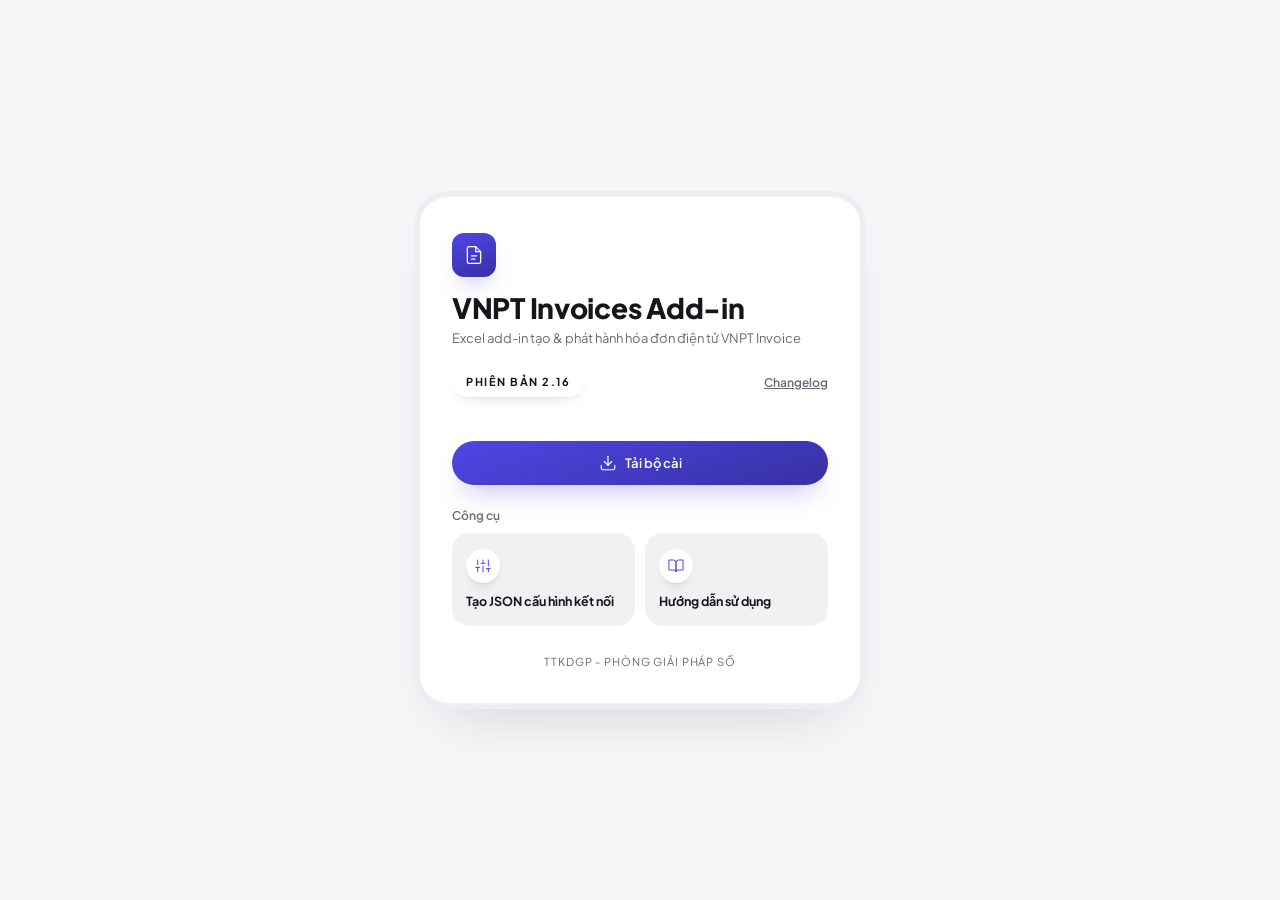
<file: index.html>
<!DOCTYPE html>
<html lang="vi">
<head>
<meta charset="UTF-8">
<meta name="viewport" content="width=device-width, initial-scale=1.0">
<title>VNPT Invoices Add-in</title>
<link rel="icon" type="image/svg+xml" href="assets/favicon.svg">
<link rel="preconnect" href="https://fonts.googleapis.com">
<link rel="preconnect" href="https://fonts.gstatic.com" crossorigin>
<link href="https://fonts.googleapis.com/css2?family=Plus+Jakarta+Sans:wght@500;600;700;800&display=swap" rel="stylesheet">
<link rel="stylesheet" href="assets/theme.css">
<style>
  body{display:flex;align-items:center;justify-content:center;padding:24px;min-height:100dvh}
  .card{max-width:440px;width:100%;padding:36px 32px 32px}
  a.btn.primary{width:100%;margin-top:22px}
  a.btn.sec{width:100%;margin-top:10px}
  footer{margin-top:28px;text-align:center;color:var(--muted);font-size:11px;
    text-transform:uppercase;letter-spacing:.08em}
  .head-block{margin-bottom:18px}
  .ver-row{display:flex;align-items:center;justify-content:space-between;gap:10px;margin:0 0 22px}
  .ver-row .pill-badge{margin:0}

  .modal-overlay{
    position:fixed;inset:0;background:rgba(22,22,26,.45);display:none;
    align-items:center;justify-content:center;padding:24px;z-index:100;
  }
  .modal-overlay.open{display:flex}
  .modal-card{
    background:var(--card);border-radius:var(--r-lg);box-shadow:var(--shadow-card);
    max-width:480px;width:100%;max-height:min(640px,80vh);padding:24px;
    display:flex;flex-direction:column;gap:14px;
  }
  .modal-head{display:flex;align-items:center;justify-content:space-between;flex:none}
  .modal-head h2{font-size:18px;font-weight:800;margin:0}
  .modal-body{overflow-y:auto;font-size:13px;line-height:1.6;color:var(--text)}
  .modal-body h3{font-size:13px;font-weight:700;margin:16px 0 4px;color:var(--accent-ink)}
  .modal-body h3:first-child{margin-top:0}
  .modal-body h4{font-size:11px;font-weight:700;margin:10px 0 2px;color:var(--muted);
    text-transform:uppercase;letter-spacing:.04em}
  .modal-body ul{margin:0 0 4px;padding-left:18px}
  .modal-body li{margin:0 0 2px}
  .modal-body p{margin:0 0 4px;color:var(--text)}
  .modal-body blockquote{
    margin:0 0 12px;padding:10px 12px;background:var(--card-alt);border-radius:var(--r-sm);
    color:var(--muted);font-size:12px;
  }
  .modal-body code{font-size:11.5px}
</style>
</head>
<body>
  <div class="card">
    <div class="head-block reveal">
      <div class="logo">
        <svg viewBox="0 0 24 24" fill="none" stroke="currentColor" stroke-width="1.5" stroke-linecap="round" stroke-linejoin="round"><path d="M14 2H6a2 2 0 0 0-2 2v16a2 2 0 0 0 2 2h12a2 2 0 0 0 2-2V8z"/><polyline points="14 2 14 8 20 8"/><line x1="9" y1="13" x2="15" y2="13"/><line x1="9" y1="17" x2="13" y2="17"/></svg>
      </div>
      <h1 style="margin-top:16px">VNPT Invoices Add-in</h1>
      <p class="sub">Excel add-in tạo &amp; phát hành hóa đơn điện tử VNPT Invoice</p>
    </div>
    <div class="ver-row reveal">
      <div class="pill-badge ok" id="verPill"><span id="verText">Đang tải phiên bản...</span></div>
      <button class="link" id="changelogBtn" type="button">Changelog</button>
    </div>

    <a class="btn primary reveal" id="setupLink" href="VNPT.Invoices.AddInV2-Setup.exe" download="VNPT.Invoices.AddInV2-Setup.exe">
      <svg data-icon viewBox="0 0 24 24" fill="none" stroke="currentColor" stroke-width="1.5" stroke-linecap="round" stroke-linejoin="round"><path d="M21 15v4a2 2 0 0 1-2 2H5a2 2 0 0 1-2-2v-4"/><polyline points="7 10 12 15 17 10"/><line x1="12" y1="15" x2="12" y2="3"/></svg>
      Tải bộ cài
    </a>

    <label class="sub-label" style="margin-top:22px">Công cụ</label>
    <div class="tool-grid reveal">
      <a class="tool-tile" href="profile-json-generator/">
        <div class="ti"><svg data-icon viewBox="0 0 24 24" fill="none" stroke="currentColor" stroke-width="1.5" stroke-linecap="round" stroke-linejoin="round"><line x1="4" y1="21" x2="4" y2="14"/><line x1="4" y1="10" x2="4" y2="3"/><line x1="12" y1="21" x2="12" y2="12"/><line x1="12" y1="8" x2="12" y2="3"/><line x1="20" y1="21" x2="20" y2="16"/><line x1="20" y1="12" x2="20" y2="3"/><line x1="1" y1="14" x2="7" y2="14"/><line x1="9" y1="8" x2="15" y2="8"/><line x1="17" y1="16" x2="23" y2="16"/></svg></div>
        <div class="tt">Tạo JSON cấu hình kết nối</div>
      </a>
      <a class="tool-tile" href="https://vnpt-invoice-addin.gitbook.io/vnpt-invoice-addin-v2" target="_blank" rel="noopener">
        <div class="ti"><svg data-icon viewBox="0 0 24 24" fill="none" stroke="currentColor" stroke-width="1.5" stroke-linecap="round" stroke-linejoin="round"><path d="M2 3h6a4 4 0 0 1 4 4v14a3 3 0 0 0-3-3H2z"/><path d="M22 3h-6a4 4 0 0 0-4 4v14a3 3 0 0 1 3-3h7z"/></svg></div>
        <div class="tt">Hướng dẫn sử dụng</div>
      </a>
    </div>

    <footer>TTKDGP - Phòng Giải pháp số</footer>
  </div>

  <div class="modal-overlay" id="changelogOverlay">
    <div class="modal-card">
      <div class="modal-head">
        <h2>Changelog</h2>
        <button class="icon" id="changelogClose" type="button" aria-label="Đóng">
          <svg data-icon viewBox="0 0 24 24" fill="none" stroke="currentColor" stroke-width="1.5" stroke-linecap="round" stroke-linejoin="round"><line x1="18" y1="6" x2="6" y2="18"/><line x1="6" y1="6" x2="18" y2="18"/></svg>
        </button>
      </div>
      <div class="modal-body" id="changelogBody">Đang tải...</div>
    </div>
  </div>

<script>
  fetch('update.json?t=' + Date.now())
    .then(function(r){ return r.json(); })
    .then(function(d){
      document.getElementById('verText').textContent = 'Phiên bản ' + d.latestVersion;
      document.getElementById('setupLink').download = 'VNPT.Invoices.AddInV2-v' + d.latestVersion + '-Setup.exe';
    })
    .catch(function(){ document.getElementById('verPill').style.display = 'none'; });

  function escHtml(s){
    return s.replace(/&/g,'&amp;').replace(/</g,'&lt;').replace(/>/g,'&gt;');
  }
  function inlineMd(s){
    return escHtml(s)
      .replace(/\*\*(.+?)\*\*/g, '<strong>$1</strong>')
      .replace(/`(.+?)`/g, '<code>$1</code>');
  }
  function changelogToHtml(md){
    return md.split(/\n\n+/).map(function(block){
      block = block.trim();
      if (!block || block.indexOf('# Changelog') === 0) return '';
      if (block.indexOf('## ') === 0) return '<h3>' + inlineMd(block.slice(3)) + '</h3>';
      if (block.indexOf('> ') === 0) {
        var text = block.split('\n').map(function(l){ return l.replace(/^>\s?/, ''); }).join(' ');
        return '<blockquote>' + inlineMd(text) + '</blockquote>';
      }
      var lines = block.split('\n');
      if (lines[0].indexOf('### ') === 0) {
        var heading = '<h4>' + inlineMd(lines[0].slice(4)) + '</h4>';
        var items = lines.slice(1).filter(function(l){ return l.indexOf('- ') === 0; })
          .map(function(l){ return '<li>' + inlineMd(l.slice(2)) + '</li>'; }).join('');
        return heading + '<ul>' + items + '</ul>';
      }
      if (lines[0].indexOf('- ') === 0) {
        var items2 = lines.filter(function(l){ return l.indexOf('- ') === 0; })
          .map(function(l){ return '<li>' + inlineMd(l.slice(2)) + '</li>'; }).join('');
        return '<ul>' + items2 + '</ul>';
      }
      return '<p>' + inlineMd(block.split('\n').join(' ')) + '</p>';
    }).join('');
  }

  var changelogOverlay = document.getElementById('changelogOverlay');
  var changelogBody = document.getElementById('changelogBody');
  var changelogLoaded = false;
  function openChangelog(){
    changelogOverlay.classList.add('open');
    if (changelogLoaded) return;
    fetch('CHANGELOG.md?t=' + Date.now())
      .then(function(r){ return r.text(); })
      .then(function(md){ changelogBody.innerHTML = changelogToHtml(md); changelogLoaded = true; })
      .catch(function(){ changelogBody.textContent = 'Không tải được changelog.'; });
  }
  document.getElementById('changelogBtn').addEventListener('click', openChangelog);
  document.getElementById('changelogClose').addEventListener('click', function(){
    changelogOverlay.classList.remove('open');
  });
  changelogOverlay.addEventListener('click', function(e){
    if (e.target === changelogOverlay) changelogOverlay.classList.remove('open');
  });

  var io = new IntersectionObserver(function(entries){
    entries.forEach(function(e){ if (e.isIntersecting){ e.target.classList.add('in'); io.unobserve(e.target); } });
  }, { threshold: .2 });
  document.querySelectorAll('.reveal').forEach(function(el, i){
    el.style.transitionDelay = (i * 60) + 'ms';
    io.observe(el);
  });
</script>
</body>
</html>
</file>
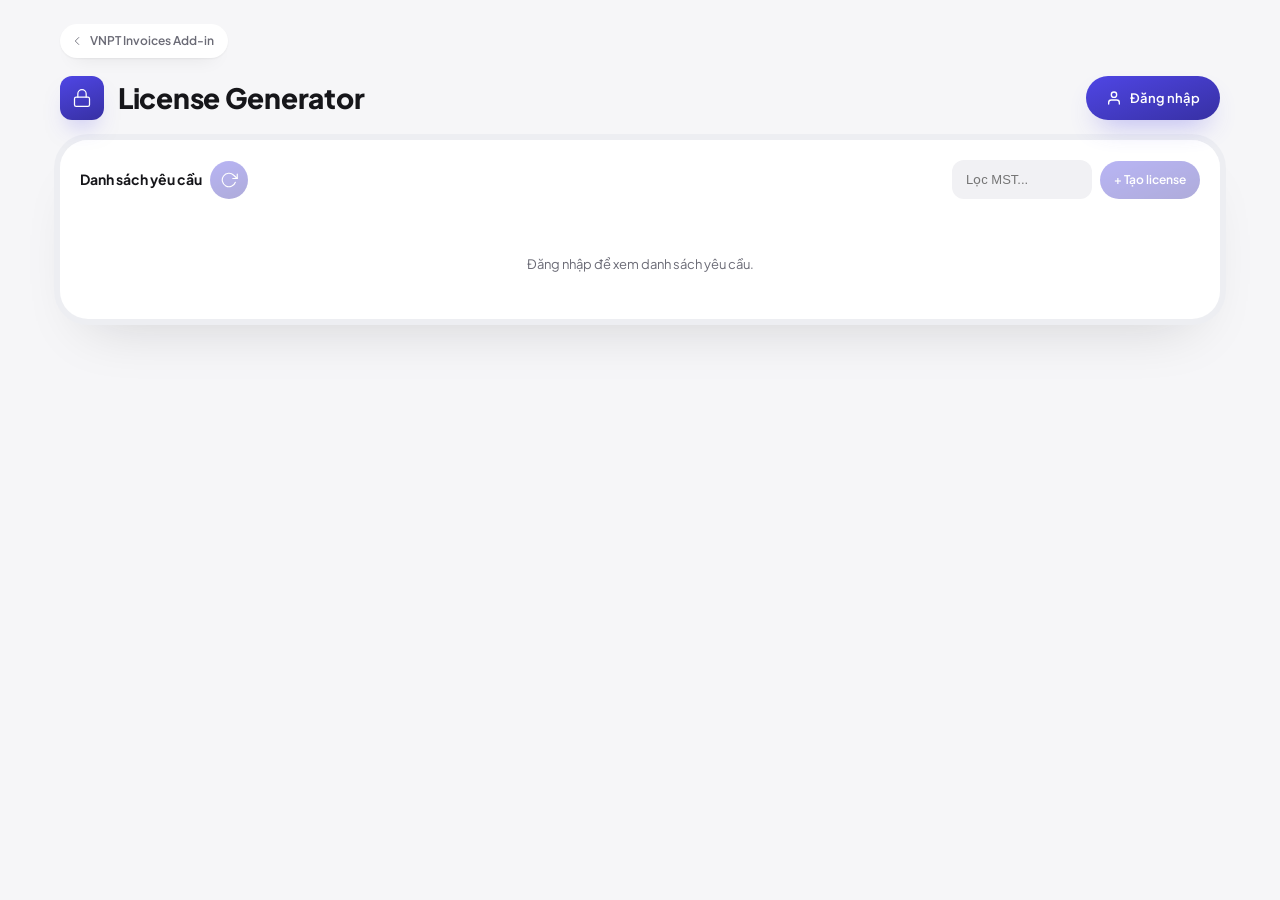
<file: license/index.html>
<!doctype html>
<html lang="vi">
<head>
<meta charset="utf-8">
<meta name="viewport" content="width=device-width, initial-scale=1, maximum-scale=1">
<title>VNPT Invoice - License Generator</title>
<link rel="icon" type="image/svg+xml" href="../assets/favicon.svg">
<link rel="preconnect" href="https://fonts.googleapis.com">
<link rel="preconnect" href="https://fonts.gstatic.com" crossorigin>
<link href="https://fonts.googleapis.com/css2?family=Plus+Jakarta+Sans:wght@500;600;700;800&display=swap" rel="stylesheet">
<link rel="stylesheet" href="../assets/theme.css">
<style>
  .wrap{max-width:1200px;margin:0 auto;padding:24px 20px 60px}
  header.site{margin-bottom:20px}
  @media(max-width:860px){.wrap{padding:16px 14px 48px}}
  .field{margin-bottom:14px}
  .grid-two{display:grid;grid-template-columns:1fr 1fr;gap:10px}
  @media(max-width:480px){.grid-two{grid-template-columns:1fr}}

  .auth-wrap{margin-left:auto}
  .pop-wrap{position:relative}
  #loginBtn{display:inline-flex;align-items:center;gap:8px;max-width:260px}
  #loginBtn svg{width:16px;height:16px;flex:none}
  #loginBtn span{overflow:hidden;text-overflow:ellipsis;white-space:nowrap}
  .pop{position:absolute;right:0;top:calc(100% + 8px);width:320px;max-width:calc(100vw - 28px);z-index:20;text-align:left}
  .pop[hidden],#userBox[hidden],#loginBtn[hidden]{display:none}
  .user-box{display:flex;align-items:center;gap:12px}
  .user-email{font-size:13px;font-weight:600;overflow:hidden;text-overflow:ellipsis;white-space:nowrap;min-width:0}
  #fetchBtn:disabled:not(.loading),#createBtn:disabled{opacity:.4;cursor:not-allowed;box-shadow:none;transform:none}
  header.site{position:relative;z-index:30}
  .list-card{position:relative;z-index:20}
  @media(max-width:600px){.pop-wrap{position:static}.pop{left:0;right:0;width:auto;max-width:none}}
  .auth-actions{display:flex;align-items:center;gap:10px;margin-top:4px}
  .auth-actions .spacer{flex:1}

  .list-toolbar{display:flex;flex-wrap:wrap;gap:8px;align-items:center;margin-bottom:14px}
  .filter-short{width:140px;flex:none}
  #fetchBtn.loading svg{animation:spin .8s linear infinite}
  @keyframes spin{to{transform:rotate(360deg)}}
  @media (prefers-reduced-motion: reduce){ #fetchBtn.loading svg{animation:none} }
  .list-empty{color:var(--muted);font-size:13px;text-align:center;padding:24px 0}

  table.lic-table{width:100%;border-collapse:collapse;font-size:12.5px}
  table.lic-table th{text-align:left;color:var(--muted);font-weight:700;font-size:11px;
    text-transform:uppercase;letter-spacing:.08em;padding:0 8px 8px;border-bottom:1px solid var(--line)}
  table.lic-table td{padding:10px 8px;border-bottom:1px solid var(--line);vertical-align:middle}
  table.lic-table tr:last-child td{border-bottom:0}
  .lic-trunc{display:inline-block;overflow:hidden;text-overflow:ellipsis;
    white-space:nowrap;vertical-align:middle;font-family:Consolas,Menlo,monospace;font-size:11px}
  .copy-btn{padding:0;width:28px;height:28px;min-height:28px;border-radius:999px;margin-left:4px}
  .copy-btn svg{width:13px;height:13px}
  .pager{display:flex;align-items:center;justify-content:center;gap:10px;margin-top:14px}
  .pager span{color:var(--muted);font-size:12px}
</style>
</head>
<body>
<div class="wrap">
  <a class="crumb" href="../">
    <svg viewBox="0 0 24 24" fill="none" stroke="currentColor" stroke-width="2" stroke-linecap="round" stroke-linejoin="round"><polyline points="15 18 9 12 15 6"/></svg>
    VNPT Invoices Add-in
  </a>
  <header class="site reveal">
    <div class="logo">
      <svg viewBox="0 0 24 24" fill="none" stroke="currentColor" stroke-width="1.5" stroke-linecap="round" stroke-linejoin="round"><rect x="3" y="11" width="18" height="11" rx="2"/><path d="M7 11V7a5 5 0 0 1 10 0v4"/></svg>
    </div>
    <div>
      <h1>License Generator</h1>
    </div>
    <div class="auth-wrap pop-wrap">
      <div id="userBox" class="user-box" hidden>
        <span id="userEmail" class="user-email"></span>
        <button class="link" type="button" id="logoutBtn">Đăng xuất</button>
      </div>
      <button class="primary" type="button" id="loginBtn" aria-haspopup="true" aria-expanded="false">
        <svg viewBox="0 0 24 24" fill="none" stroke="currentColor" stroke-width="2" stroke-linecap="round" stroke-linejoin="round"><path d="M20 21v-2a4 4 0 0 0-4-4H8a4 4 0 0 0-4 4v2"/><circle cx="12" cy="7" r="4"/></svg>
        <span>Đăng nhập</span>
      </button>
      <form class="card pop" id="authPop" hidden>
        <div class="field">
          <label>Email <span class="req">*</span></label>
          <input type="email" id="auth-email" placeholder="ten.nv@vnpt.vn" autocomplete="username">
        </div>
        <div class="field">
          <label>Passcode <span class="req">*</span></label>
          <input type="password" id="auth-passcode" placeholder="passcode" autocomplete="current-password">
        </div>
        <div class="auth-actions">
          <button class="link" type="button" id="resetLink">Reset passcode</button>
          <span class="spacer"></span>
          <button class="primary mini" type="submit">Đăng nhập</button>
        </div>
        <div id="resetMsg" class="msg"></div>
      </form>
    </div>
  </header>

  <div class="card list-card reveal">
    <div class="list-toolbar">
      <h3 style="margin:0;font-size:14px;flex:none">Danh sách yêu cầu</h3>
      <button class="primary icon" id="fetchBtn" title="Tải" aria-label="Tải">
        <svg data-icon viewBox="0 0 24 24" fill="none" stroke="currentColor" stroke-width="2" stroke-linecap="round" stroke-linejoin="round"><polyline points="23 4 23 10 17 10"/><path d="M20.49 15a9 9 0 1 1-2.12-9.36L23 10"/></svg>
      </button>
      <span class="spacer" style="flex:1"></span>
      <input type="text" id="f-filter" placeholder="Lọc MST..." class="filter-short">
      <div class="pop-wrap">
        <button class="primary mini" type="button" id="createBtn" aria-haspopup="true" aria-expanded="false">+ Tạo license</button>
        <form class="card pop" id="licForm" hidden>
          <div class="field">
            <label>MST khách hàng <span class="req">*</span></label>
            <input type="text" id="f-mst" placeholder="VD: 0315890356" required>
          </div>
          <div class="field">
            <label>Thời hạn</label>
            <select id="f-validrange">
              <option value="">Vĩnh viễn</option>
              <option value="1">1 tháng</option>
              <option value="3">3 tháng</option>
              <option value="6">6 tháng</option>
              <option value="12">12 tháng</option>
              <option value="24">24 tháng</option>
            </select>
          </div>
          <div class="field">
            <label>Ghi chú <span class="opt">(không bắt buộc)</span></label>
            <input type="text" id="f-note" placeholder="Ghi chú thêm, nhập tùy ý">
          </div>
          <button class="primary" type="submit" id="submitBtn" style="width:100%">Gửi yêu cầu</button>
        </form>
      </div>
    </div>
    <div id="err" class="msg"></div>
    <div id="listArea"></div>
  </div>
</div>
</div>

<script>
const WEB_APP_URL = 'https://script.google.com/macros/s/AKfycbwDHmN1vKCpeNONsvULQ6-jUhA5YZvZeMoVZUYY_KSIDpKz-R3jzzkIoyIvogPzXe8G/exec';
const PAGE_SIZE = 20;

// ---- Đăng nhập chung, nhớ qua localStorage ----
const authEmail = document.getElementById('auth-email');
const authPasscode = document.getElementById('auth-passcode');
const loginBtn = document.getElementById('loginBtn');
const authPop = document.getElementById('authPop');
const logoutBtn = document.getElementById('logoutBtn');
authEmail.value = localStorage.getItem('lic_email') || '';
authPasscode.value = localStorage.getItem('lic_passcode') || '';

function isLoggedIn(){ return !!(authEmail.value.trim() && authPasscode.value.trim()); }
function updateLoginLabel(){
  const saved = localStorage.getItem('lic_email') || '';
  const on = !!(saved && localStorage.getItem('lic_passcode'));
  // Đã đăng nhập: ẩn nút Đăng nhập, chỉ hiện email + Đăng xuất.
  loginBtn.hidden = on;
  document.getElementById('userBox').hidden = !on;
  document.getElementById('userEmail').textContent = saved;
  // Chưa đăng nhập: khóa Tải và Tạo license.
  document.getElementById('fetchBtn').disabled = !on;
  document.getElementById('createBtn').disabled = !on;
  if (!on) createPop.close();
}
// ---- Popover: Đăng nhập / Tạo license (mở 1 cái thì đóng cái kia) ----
const pops = [];
function makePop(btn, pop, focusEl){
  const p = {
    open(){ pops.forEach(o => o !== p && o.close()); pop.hidden = false; btn.setAttribute('aria-expanded', 'true'); focusEl().focus(); },
    close(){ pop.hidden = true; btn.setAttribute('aria-expanded', 'false'); }
  };
  btn.addEventListener('click', () => pop.hidden ? p.open() : p.close());
  document.addEventListener('click', e => { if (!pop.hidden && !pop.contains(e.target) && !btn.contains(e.target)) p.close(); });
  document.addEventListener('keydown', e => { if (e.key === 'Escape' && !pop.hidden) p.close(); });
  pops.push(p);
  return p;
}
const authPopCtl = makePop(loginBtn, authPop, () => authEmail.value ? authPasscode : authEmail);
function openAuth(){ authPopCtl.open(); }
function closeAuth(){ authPopCtl.close(); }

// Đăng nhập = gọi doGet kiểm tra Email/Passcode; chỉ lưu và chuyển trạng thái khi server trả success.
const loginSubmit = authPop.querySelector('button[type=submit]');
authPop.addEventListener('submit', async e => {
  e.preventDefault();
  if (!isLoggedIn()) {
    resetMsg.className = 'msg err';
    resetMsg.textContent = 'Nhập Email và Passcode.';
    return;
  }
  const email = authEmail.value.trim();
  const passcode = authPasscode.value.trim();
  resetMsg.className = 'msg';
  resetMsg.textContent = '';
  loginSubmit.disabled = true;
  loginSubmit.textContent = 'Đang kiểm tra...';
  try {
    const json = await fetchRecords(email, passcode);
    if (json.status !== 'success') {
      resetMsg.className = 'msg err';
      resetMsg.textContent = json.message || 'Sai email hoặc passcode';
      return;
    }
    localStorage.setItem('lic_email', email);
    localStorage.setItem('lic_passcode', passcode);
    updateLoginLabel();
    closeAuth();
    showRecords(json.data);
  } catch (ex) {
    resetMsg.className = 'msg err';
    resetMsg.textContent = 'Không kết nối được, thử lại.';
  } finally {
    loginSubmit.disabled = false;
    loginSubmit.textContent = 'Đăng nhập';
  }
});
logoutBtn.addEventListener('click', () => {
  localStorage.removeItem('lic_passcode');
  authPasscode.value = '';
  allRecords = [];
  listArea.innerHTML = '<div class="list-empty">Đăng nhập để xem danh sách yêu cầu.</div>';
  updateLoginLabel();
});

// ---- Reset passcode ----
const resetLink = document.getElementById('resetLink');
const resetMsg = document.getElementById('resetMsg');

resetLink.addEventListener('click', async () => {
  const email = authEmail.value.trim();
  resetMsg.className = 'msg';
  resetMsg.textContent = '';
  if (!email) {
    resetMsg.className = 'msg err';
    resetMsg.textContent = 'Nhập Email trước.';
    return;
  }
  if (!confirm('Gửi passcode mới về ' + email + '?')) return;

  resetLink.disabled = true;
  try {
    await fetch(WEB_APP_URL, {
      method: 'POST',
      mode: 'no-cors',
      body: new URLSearchParams({ action: 'reset_passcode', email: email })
    });
    resetMsg.className = 'msg ok';
    resetMsg.textContent = 'Kiểm tra email để nhận passcode mới.';
  } catch (ex) {
    resetMsg.className = 'msg err';
    resetMsg.textContent = 'Gửi thất bại, kiểm tra kết nối mạng và thử lại.';
  } finally {
    resetLink.disabled = false;
  }
});

// ---- Gửi yêu cầu (cột trái) ----
const form = document.getElementById('licForm');
const submitBtn = document.getElementById('submitBtn');
const err = document.getElementById('err');
const createPop = makePop(document.getElementById('createBtn'), form, () => document.getElementById('f-mst'));

form.addEventListener('submit', async e => {
  e.preventDefault();
  err.className = 'msg';
  err.textContent = '';

  const email = localStorage.getItem('lic_email') || '';
  const passcode = localStorage.getItem('lic_passcode') || '';
  if (!email || !passcode) {
    err.className = 'msg err';
    err.textContent = 'Đăng nhập trước.';
    createPop.close();
    openAuth();
    return;
  }

  submitBtn.disabled = true;
  submitBtn.textContent = 'Đang gửi...';

  const body = new URLSearchParams({
    Email: email,
    Passcode: passcode,
    TaxCode: document.getElementById('f-mst').value.trim(),
    ValidRange: document.getElementById('f-validrange').value,
    Note: document.getElementById('f-note').value.trim()
  });

  try {
    // no-cors: không đọc được response, nhưng request vẫn tới doPost bình thường.
    await fetch(WEB_APP_URL, { method: 'POST', mode: 'no-cors', body });
    err.className = 'msg ok';
    err.textContent = 'Đã nhận yêu cầu, bấm Tải lại sau vài phút để nhận license.';
    document.getElementById('f-mst').value = '';
    document.getElementById('f-note').value = '';
    createPop.close();
  } catch (ex) {
    err.className = 'msg err';
    err.textContent = 'Gửi thất bại, kiểm tra kết nối mạng và thử lại.';
  } finally {
    submitBtn.disabled = false;
    submitBtn.textContent = 'Gửi yêu cầu';
  }
});

// ---- Danh sách yêu cầu (cột phải) ----
let allRecords = [];
let currentPage = 1;

const listArea = document.getElementById('listArea');
const filterInput = document.getElementById('f-filter');
const fetchBtn = document.getElementById('fetchBtn');

fetchBtn.addEventListener('click', loadRecords);
filterInput.addEventListener('input', () => { currentPage = 1; renderList(); });

async function fetchRecords(email, passcode){
  const url = WEB_APP_URL + '?email=' + encodeURIComponent(email) + '&passcode=' + encodeURIComponent(passcode);
  const res = await fetch(url);
  return res.json();
}

function showRecords(data){
  allRecords = data || [];
  currentPage = 1;
  renderList();
}

// Tải lại bằng thông tin đã lưu. Server từ chối (đổi passcode, bị khóa) -> về trạng thái chưa đăng nhập.
async function loadRecords(){
  const email = localStorage.getItem('lic_email') || '';
  const passcode = localStorage.getItem('lic_passcode') || '';
  if (!email || !passcode) {
    listArea.innerHTML = '<div class="list-empty">Đăng nhập để xem danh sách yêu cầu.</div>';
    openAuth();
    return;
  }
  fetchBtn.disabled = true;
  fetchBtn.classList.add('loading');
  try {
    const json = await fetchRecords(email, passcode);
    if (json.status !== 'success') {
      allRecords = [];
      listArea.innerHTML = '<div class="list-empty">' + esc_(json.message || 'Lỗi không rõ') + '</div>';
      if (json.message === 'Sai email hoặc passcode' || json.message === 'Tài khoản đã bị khóa') {
        localStorage.removeItem('lic_passcode');
        authPasscode.value = '';
      }
      return;
    }
    showRecords(json.data);
  } catch (ex) {
    listArea.innerHTML = '<div class="list-empty">Không tải được danh sách, thử lại.</div>';
  } finally {
    fetchBtn.classList.remove('loading');
    updateLoginLabel();
  }
}

function renderList(){
  const q = filterInput.value.trim().toLowerCase();
  const filtered = q ? allRecords.filter(r => String(r.mst || '').toLowerCase().includes(q)) : allRecords;

  if (filtered.length === 0) {
    listArea.innerHTML = '<div class="list-empty">Chưa có dữ liệu. Bấm Tải để tải.</div>';
    return;
  }

  const totalPages = Math.max(1, Math.ceil(filtered.length / PAGE_SIZE));
  if (currentPage > totalPages) currentPage = totalPages;
  const start = (currentPage - 1) * PAGE_SIZE;
  const pageRows = filtered.slice(start, start + PAGE_SIZE);

  let html = '<table class="lic-table"><thead><tr>' +
    '<th>Ngày yêu cầu</th><th>MST</th><th>License</th><th>Thời hạn</th><th>Ghi chú</th>' +
    '</tr></thead><tbody>';

  pageRows.forEach((r, i) => {
    const lic = String(r.license || '');
    html += '<tr>' +
      '<td>' + esc_(r.date) + '</td>' +
      '<td>' + esc_(r.mst) + '</td>' +
      '<td><span class="lic-trunc" title="' + esc_(lic) + '">' + esc_(licShort_(lic)) + '</span>' +
      '<button class="mini icon copy-btn" type="button" data-idx="' + (start + i) + '" title="Sao chép">' +
      '<svg data-icon viewBox="0 0 24 24" fill="none" stroke="currentColor" stroke-width="2" stroke-linecap="round" stroke-linejoin="round"><rect x="9" y="9" width="13" height="13" rx="2" ry="2"/><path d="M5 15H4a2 2 0 0 1-2-2V4a2 2 0 0 1 2-2h9a2 2 0 0 1 2 2v1"/></svg>' +
      '</button></td>' +
      '<td>' + esc_(r.exp || 'Vĩnh viễn') + '</td>' +
      '<td>' + esc_(r.note) + '</td>' +
      '</tr>';
  });
  html += '</tbody></table>';

  html += '<div class="pager">' +
    '<button class="mini sec" type="button" id="prevPage"' + (currentPage <= 1 ? ' disabled' : '') + '>Trước</button>' +
    '<span>Trang ' + currentPage + '/' + totalPages + '</span>' +
    '<button class="mini sec" type="button" id="nextPage"' + (currentPage >= totalPages ? ' disabled' : '') + '>Sau</button>' +
    '</div>';

  listArea.innerHTML = html;

  const prevBtn = document.getElementById('prevPage');
  const nextBtn = document.getElementById('nextPage');
  if (prevBtn) prevBtn.addEventListener('click', () => { currentPage--; renderList(); });
  if (nextBtn) nextBtn.addEventListener('click', () => { currentPage++; renderList(); });

  listArea.querySelectorAll('.copy-btn').forEach(btn => {
    btn.addEventListener('click', () => {
      const rec = filtered[Number(btn.dataset.idx)];
      if (!rec) return;
      navigator.clipboard.writeText(String(rec.license || ''));
      const original = btn.innerHTML;
      btn.innerHTML = '✓';
      setTimeout(() => { btn.innerHTML = original; }, 1200);
    });
  });
}

// License mã hóa có đoạn đầu gần giống nhau -> hiện 8 ký tự đầu + 8 ký tự cuối để phân biệt.
function licShort_(lic){
  return lic.length > 20 ? lic.slice(0, 8) + '...' + lic.slice(-8) : lic;
}

function esc_(s){
  return (s == null ? '' : String(s)).replace(/&/g,'&amp;').replace(/</g,'&lt;').replace(/"/g,'&quot;');
}

updateLoginLabel();
if (localStorage.getItem('lic_email') && localStorage.getItem('lic_passcode')) {
  loadRecords();
} else {
  listArea.innerHTML = '<div class="list-empty">Đăng nhập để xem danh sách yêu cầu.</div>';
}

const io = new IntersectionObserver(entries => {
  entries.forEach(e => { if (e.isIntersecting){ e.target.classList.add('in'); io.unobserve(e.target); } });
}, { threshold: .15 });
document.querySelectorAll('.reveal').forEach((el, i) => {
  el.style.transitionDelay = (i * 60) + 'ms';
  io.observe(el);
});
</script>
</body>
</html>
</file>
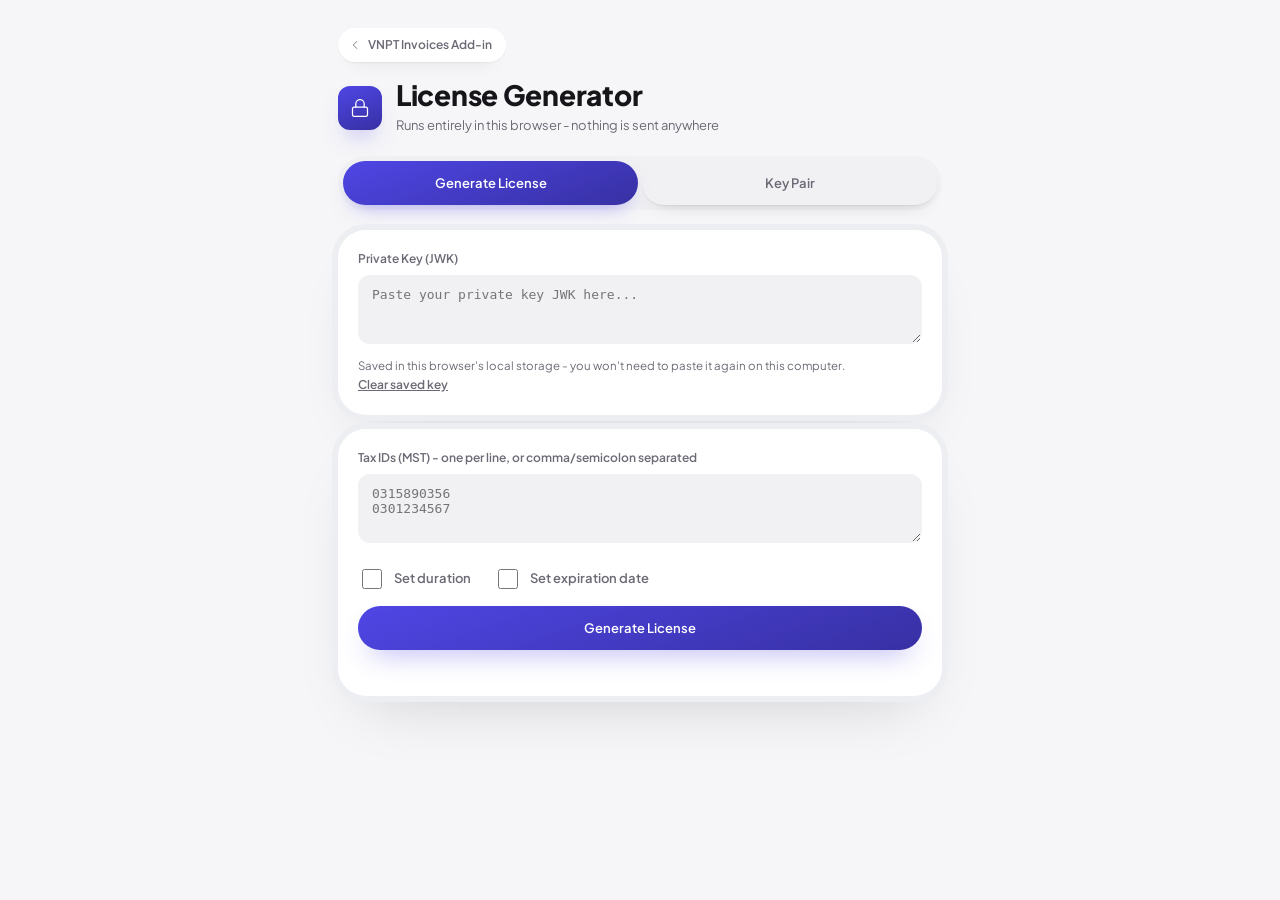
<file: licgen/index.html>
<!doctype html>
<html lang="en">
<head>
<meta charset="utf-8">
<meta name="viewport" content="width=device-width, initial-scale=1, maximum-scale=1">
<title>VNPT Invoice - License Generator</title>
<link rel="icon" type="image/svg+xml" href="../assets/favicon.svg">
<link rel="preconnect" href="https://fonts.googleapis.com">
<link rel="preconnect" href="https://fonts.gstatic.com" crossorigin>
<link href="https://fonts.googleapis.com/css2?family=Plus+Jakarta+Sans:wght@500;600;700;800&display=swap" rel="stylesheet">
<link rel="stylesheet" href="../assets/theme.css">
<style>
  .wrap{max-width:640px;margin:0 auto;padding:28px 18px 60px}
  header.site{margin-bottom:20px}
  .card{margin-bottom:14px}
  .exp-box{margin-top:10px;max-width:220px;display:none}
  .exp-box.show{display:block}
  .btn-row{display:flex;gap:8px;align-items:center;flex-wrap:wrap;margin-top:14px}
  .btn-row button{flex:1;min-width:160px}

  @media (max-width:480px){
    .wrap{padding:20px 14px 48px}
    .card{padding:15px}
    h1{font-size:19px}
    .tab{padding:11px 4px;font-size:11px}
    .btn-row button{min-width:0}
  }
</style>
</head>
<body>
<div class="wrap">
  <a class="crumb" href="../">
    <svg viewBox="0 0 24 24" fill="none" stroke="currentColor" stroke-width="2" stroke-linecap="round" stroke-linejoin="round"><polyline points="15 18 9 12 15 6"/></svg>
    VNPT Invoices Add-in
  </a>
  <header class="site reveal">
    <div class="logo">
      <svg viewBox="0 0 24 24" fill="none" stroke="currentColor" stroke-width="1.5" stroke-linecap="round" stroke-linejoin="round"><rect x="3" y="11" width="18" height="11" rx="2"/><path d="M7 11V7a5 5 0 0 1 10 0v4"/></svg>
    </div>
    <div>
      <h1>License Generator</h1>
      <p class="sub">Runs entirely in this browser - nothing is sent anywhere</p>
    </div>
  </header>

  <nav class="tabs reveal">
    <button class="tab active" data-tab="license" type="button">Generate License</button>
    <button class="tab" data-tab="keys" type="button">Key Pair</button>
  </nav>

  <!-- ===== Tab: Generate License ===== -->
  <section id="tab-license" class="panel active">
    <div class="card reveal">
      <label>Private Key (JWK)</label>
      <textarea id="priv" rows="3" placeholder="Paste your private key JWK here..." spellcheck="false"></textarea>
      <p class="hint">Saved in this browser's local storage - you won't need to paste it again on
        this computer. <button class="link" type="button" onclick="clearSavedKey()">Clear saved key</button></p>
    </div>

    <div class="card reveal">
      <label>Tax IDs (MST) - one per line, or comma/semicolon separated</label>
      <textarea id="msts" rows="3" placeholder="0315890356&#10;0301234567" spellcheck="false"></textarea>

      <div class="checkbox-row">
        <div style="display:flex;align-items:center;gap:9px;margin-right:14px">
          <input type="checkbox" id="durationToggle" onchange="toggleDuration()">
          <label for="durationToggle">Set duration</label>
        </div>
        <div style="display:flex;align-items:center;gap:9px">
          <input type="checkbox" id="expToggle" onchange="toggleExp()">
          <label for="expToggle">Set expiration date</label>
        </div>
      </div>
      <div id="durationBox" class="exp-box">
        <select id="duration">
          <option value="1">1 month</option>
          <option value="3">3 months</option>
          <option value="6">6 months</option>
          <option value="12">1 year</option>
          <option value="24">2 years</option>
        </select>
      </div>
      <div id="expBox" class="exp-box">
        <input id="exp" type="date">
      </div>

      <div class="btn-row">
        <button class="primary" type="button" onclick="genLicense()">Generate License</button>
      </div>
      <div id="err" class="msg err" style="margin-top:8px"></div>
    </div>

    <div class="card result" id="resultCard" style="display:none">
      <label>License Key</label>
      <div id="lic" class="mono">-</div>
      <div class="btn-row">
        <button class="sec" type="button" onclick="copyLic()">Copy</button>
      </div>
    </div>
  </section>

  <!-- ===== Tab: Key Pair ===== -->
  <section id="tab-keys" class="panel">
    <div class="callout">
      Only needed once - a key pair is meant to be reused for every license. Generating a new
      pair does <b>not</b> invalidate licenses already issued with the old one, but any
      <i>new</i> license you generate afterward will only verify against the new Public Key -
      make sure it's updated in the add-in's config before distributing new licenses.
    </div>
    <div class="card">
      <div class="btn-row" style="margin-top:0">
        <button class="primary" type="button" onclick="genKeys()">Generate New Key Pair</button>
      </div>

      <label class="sub-label">Public Key - paste into the add-in's config
        (<code>appSettings.licensePublicKeyX</code> / <code>licensePublicKeyY</code>):</label>
      <div id="pub" class="mono">-</div>

      <label class="sub-label">Private Key (JWK) - keep this secret:</label>
      <div id="newPriv" class="mono">-</div>

      <div class="btn-row">
        <button class="sec" type="button" onclick="useGeneratedKey()">Use this key on the Generate License tab</button>
      </div>
    </div>
  </section>
</div>

<script>
const subtle = crypto.subtle;
const STORAGE_KEY = 'vnpt-licgen-privkey';
const b64u = buf => btoa(String.fromCharCode(...new Uint8Array(buf))).replace(/\+/g,'-').replace(/\//g,'_').replace(/=+$/,'');

// ---- tabs ----
document.querySelectorAll('.tab').forEach(btn => {
  btn.addEventListener('click', () => {
    document.querySelectorAll('.tab').forEach(b => b.classList.remove('active'));
    document.querySelectorAll('.panel').forEach(p => p.classList.remove('active'));
    btn.classList.add('active');
    document.getElementById('tab-' + btn.dataset.tab).classList.add('active');
  });
});

// ---- expiration toggle (mutually exclusive: exact date vs relative duration) ----
function toggleDuration(){
  const on = document.getElementById('durationToggle').checked;
  if (on) {
    document.getElementById('expToggle').checked = false;
    document.getElementById('expBox').classList.remove('show');
  }
  document.getElementById('durationBox').classList.toggle('show', on);
}
function toggleExp(){
  const on = document.getElementById('expToggle').checked;
  if (on) {
    document.getElementById('durationToggle').checked = false;
    document.getElementById('durationBox').classList.remove('show');
  }
  document.getElementById('expBox').classList.toggle('show', on);
}
// Ngày hết hạn = hôm nay + N tháng (N từ <select id="duration">), định dạng yyyy-MM-dd
// (khớp value của <input type="date">) để genLicense() dùng chung 1 đường payload.exp.
function addMonths(months){
  const d = new Date();
  d.setMonth(d.getMonth() + Number(months));
  const y = d.getFullYear();
  const m = String(d.getMonth() + 1).padStart(2, '0');
  const day = String(d.getDate()).padStart(2, '0');
  return y + '-' + m + '-' + day;
}

// ---- private key: load/save to localStorage ----
const privEl = document.getElementById('priv');
(function loadSavedKey(){
  const saved = localStorage.getItem(STORAGE_KEY);
  if (saved) privEl.value = saved;
})();
privEl.addEventListener('input', () => {
  const v = privEl.value.trim();
  if (v) localStorage.setItem(STORAGE_KEY, v);
  else localStorage.removeItem(STORAGE_KEY);
});
function clearSavedKey(){
  localStorage.removeItem(STORAGE_KEY);
  privEl.value = '';
}

// ---- key pair generation (Keys tab) ----
let lastGeneratedPriv = '';
async function genKeys(){
  const kp = await subtle.generateKey({name:'ECDSA',namedCurve:'P-256'}, true, ['sign','verify']);
  const pub = await subtle.exportKey('jwk', kp.publicKey);
  const prv = await subtle.exportKey('jwk', kp.privateKey);
  document.getElementById('pub').textContent =
    '"licensePublicKeyX": "'+pub.x+'",\n"licensePublicKeyY": "'+pub.y+'"';
  lastGeneratedPriv = JSON.stringify(prv);
  document.getElementById('newPriv').textContent = lastGeneratedPriv;
}
function useGeneratedKey(){
  if (!lastGeneratedPriv) return;
  privEl.value = lastGeneratedPriv;
  localStorage.setItem(STORAGE_KEY, lastGeneratedPriv);
  document.querySelector('.tab[data-tab="license"]').click();
}

// ---- license generation (Generate License tab) ----
async function loadPriv(){
  const raw = privEl.value.trim();
  if(!raw) throw new Error('No private key set. Paste it above, or generate a new pair on the Key Pair tab.');
  const jwk = JSON.parse(raw);
  return subtle.importKey('jwk', jwk, {name:'ECDSA',namedCurve:'P-256'}, false, ['sign']);
}

async function genLicense(){
  const err = document.getElementById('err'); err.textContent = '';
  document.getElementById('resultCard').style.display = 'none';
  try{
    const key = await loadPriv();
    const expOn = document.getElementById('expToggle').checked;
    const durationOn = document.getElementById('durationToggle').checked;
    const exp = expOn ? document.getElementById('exp').value.trim()
      : durationOn ? addMonths(document.getElementById('duration').value)
      : '';
    const msts = document.getElementById('msts').value.split(/[\n,;]+/).map(s=>s.trim()).filter(Boolean);
    if (msts.length === 0) throw new Error('Enter at least one tax ID (MST).');
    if (expOn && !exp) throw new Error('Pick an expiration date, or uncheck "Set expiration date" for a permanent license.');
    const payload = {msts:msts};
    if (exp) payload.exp = exp; // omitted => permanent
    const data = new TextEncoder().encode(JSON.stringify(payload));
    const sig  = await subtle.sign({name:'ECDSA',hash:'SHA-256'}, key, data);
    document.getElementById('lic').textContent = b64u(data)+'.'+b64u(sig);
    document.getElementById('resultCard').style.display = '';
  }catch(e){ err.textContent = e.message; }
}
function copyLic(){
  const t = document.getElementById('lic').textContent;
  if (t && t !== '-') navigator.clipboard.writeText(t);
}

// ---- scroll-reveal ----
const io = new IntersectionObserver(entries => {
  entries.forEach(e => { if (e.isIntersecting){ e.target.classList.add('in'); io.unobserve(e.target); } });
}, { threshold: .15 });
document.querySelectorAll('.reveal').forEach((el, i) => {
  el.style.transitionDelay = (i * 60) + 'ms';
  io.observe(el);
});
</script>
</body>
</html>
</file>
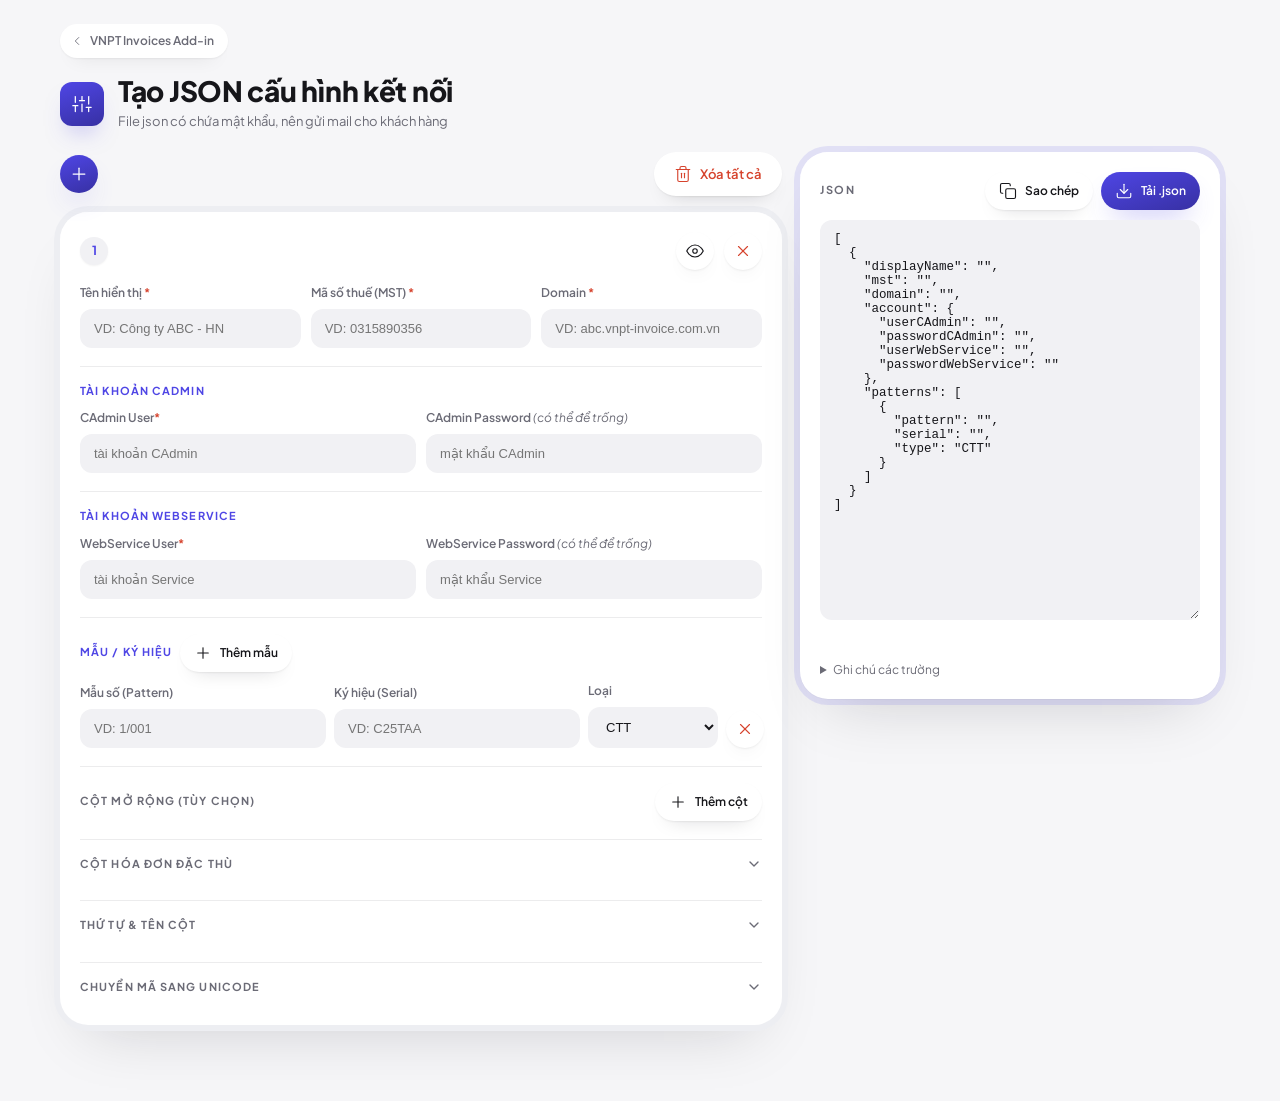
<file: profile-json-generator/index.html>
<!DOCTYPE html>
<html lang="vi">
<head>
<meta charset="UTF-8">
<meta name="viewport" content="width=device-width, initial-scale=1, maximum-scale=1">
<title>VNPT - Tạo JSON cấu hình kết nối (import)</title>
<link rel="icon" type="image/svg+xml" href="../assets/favicon.svg">
<link rel="preconnect" href="https://fonts.googleapis.com">
<link rel="preconnect" href="https://fonts.gstatic.com" crossorigin>
<link href="https://fonts.googleapis.com/css2?family=Plus+Jakarta+Sans:wght@500;600;700;800&display=swap" rel="stylesheet">
<link rel="stylesheet" href="../assets/theme.css">
<style>
  .wrap{max-width:1200px;margin:0 auto;padding:24px 20px 60px}
  header.site{margin-bottom:20px}
  .cols{display:grid;grid-template-columns:1fr 420px;gap:18px}
  @media(max-width:960px){.wrap{padding:16px 14px 48px}.cols{grid-template-columns:1fr}}
  .left{min-width:0}
  .toolbar{display:flex;flex-wrap:wrap;gap:8px;margin:0 0 16px;align-items:center}
  .btn-add-conn{width:48px;height:48px;min-height:48px;padding:0}
  .btn-add-conn svg{width:20px;height:20px;stroke-width:1.5}
  .toolbar{position:relative;z-index:30}
  .add-wrap{position:relative}
  .add-menu{position:absolute;top:calc(100% + 8px);left:0;z-index:20;min-width:250px;padding:6px;
    background:var(--card);border:1px solid var(--line);border-radius:var(--r-sm);box-shadow:var(--shadow-card), 0 12px 28px -12px rgba(16,16,24,.25);
    display:flex;flex-direction:column;gap:2px}
  .add-menu[hidden]{display:none}
  .add-menu button{display:flex;align-items:center;gap:10px;width:100%;justify-content:flex-start;text-align:left;
    background:none;box-shadow:none;color:var(--text);padding:10px 12px;min-height:0;border-radius:8px;font-weight:500}
  .add-menu button:hover,.add-menu button:focus-visible{background:var(--card-alt);transform:none;box-shadow:none}
  .add-menu button svg{flex:none;width:18px;height:18px;color:var(--accent)}
  .add-menu span{display:flex;flex-direction:column;gap:1px}
  .add-menu b{font-size:13px;font-weight:700}
  .add-menu small{font-size:11.5px;color:var(--muted)}

  .conn{margin:0 0 16px}
  .conn > .head{display:flex;align-items:center;gap:10px;margin:0 0 14px}
  .conn > .head .idx{width:28px;height:28px;border-radius:999px;
    background:var(--card-alt);color:var(--accent);
    box-shadow:0 1px 2px rgba(16,16,24,.05);
    display:flex;align-items:center;justify-content:center;font-weight:700;font-size:12.5px;flex:0 0 auto}
  .conn > .head .name{font-weight:700;font-size:15px;color:var(--text);min-height:1.2em}
  .conn > .head .spacer{flex:1}
  .conn.collapsed > *:not(.head){display:none}
  .conn.collapsed > .head{margin-bottom:0}

  .grid{display:grid;grid-template-columns:1fr 1fr 1fr;gap:10px}
  .grid.two{grid-template-columns:1fr 1fr}
  @media(max-width:720px){.grid,.grid.two{grid-template-columns:1fr}}

  .sec{margin:18px 0 0;border-top:1px solid var(--line);padding-top:16px}
  .sec > .st{display:flex;align-items:center;gap:8px;margin:0 0 10px;flex-wrap:wrap}
  .sec > .st h4{margin:0;font-size:11px;font-weight:700;color:var(--muted);
    text-transform:uppercase;letter-spacing:.1em}
  .sec > .st h4.hl{color:var(--accent)}
  .sec > .st .hint{color:var(--muted);font-size:11.5px}
  summary.st{list-style:none}
  summary.st::-webkit-details-marker{display:none}
  summary.st .chev{margin-left:auto;flex:none;transition:transform .15s ease;color:var(--muted)}
  details.sec[open] > summary.st .chev{transform:rotate(180deg)}

  .row{display:grid;gap:8px;align-items:end;margin:0 0 8px}
  .row.pat{grid-template-columns:1fr 1fr 130px 36px}
  .row.ext{grid-template-columns:110px 140px 120px 1fr 36px}
  @media(max-width:720px){.row.ext{grid-template-columns:1fr}}
  @media(min-width:721px){.exts .row.ext:not(:first-child) label{display:none}}
  @media(max-width:480px){.row.pat{grid-template-columns:1fr 1fr 88px 30px;gap:6px}}
  .pats .row.pat:not(:first-child) label{display:none}
  .row .del{padding:0}

  .field-note{color:var(--muted);font-size:11.5px;margin-top:2px;line-height:1.6}

  .co-list{list-style:none;margin:4px 0 0;padding:0;display:flex;flex-direction:column;gap:6px}
  .co-item .co-pill .std-name{flex:1;min-width:0;overflow-wrap:anywhere}
  .ext-tag{font-size:10.5px;font-weight:600;color:var(--accent);background:rgba(79,70,229,.08);border-radius:999px;padding:1px 7px;margin-left:4px;vertical-align:1px}
  .co-pill input.co-alt{flex:0 1 50%;min-width:0;height:28px;min-height:0;padding:4px 10px;font-size:12.5px;background:#fff;border:1px solid var(--line);border-radius:8px;cursor:text}
  .co-pill input.co-alt::placeholder{color:#c4c4cc}
  .co-item.renamed .co-pill .std-name{font-weight:700}
  .co-item{display:flex;align-items:center;gap:8px;cursor:grab;font-size:13px;user-select:none;
    touch-action:none;transition:transform 200ms var(--ease);will-change:transform}
  .co-item:active{cursor:grabbing}
  .co-item:focus-visible{outline:2px solid var(--accent);outline-offset:2px;border-radius:var(--r-sm)}
  .co-item.dragging{position:relative;z-index:5;transition:box-shadow 200ms var(--ease)}
  .co-item.dragging .co-pill{background:#fff;box-shadow:0 16px 28px -10px rgba(16,16,24,.28)}
  .co-letter{flex:none;width:18px;text-align:center;color:#ddd;font-weight:700;font-size:11.5px}
  .co-pill{flex:1;display:flex;align-items:center;gap:8px;padding:8px 10px;border-radius:var(--r-sm);
    background:var(--card-alt);border:1px solid var(--line);min-width:0;transition:background 200ms var(--ease),box-shadow 200ms var(--ease)}
  .co-handle{flex:none;color:var(--muted)}
  .co-row{display:flex;align-items:center;gap:10px;flex-wrap:wrap;margin-top:4px}
  .co-row select{max-width:160px}

  .row.map{grid-template-columns:1fr 1fr 36px}
  .maps .row.map:not(:first-child) label,.defs .row.map:not(:first-child) label{display:none}
  .fx-errs:empty{display:none}
  .fx-tip{position:absolute;z-index:40;max-width:min(420px,calc(100vw - 32px));padding:8px 10px;border-radius:8px;
    background:#fff;border:1px solid var(--line);box-shadow:0 10px 24px -10px rgba(16,16,24,.3);font-size:12px;line-height:1.55;color:var(--text);pointer-events:none}
  .fx-tip[hidden]{display:none}
  .fx-tip code{font-family:ui-monospace,SFMono-Regular,Menlo,monospace;font-size:11.5px;background:none;padding:0}
  .fx-tip .sig{font-family:ui-monospace,SFMono-Regular,Menlo,monospace;font-size:12px}
  .fx-tip .sig b{text-decoration:underline}
  .fx-tip .mut{color:var(--muted)}
  .fx-tip .tip-list{list-style:none;margin:0;padding:0;display:flex;flex-direction:column;gap:3px}
  .fx-tip .tip-list li{display:flex;flex-wrap:wrap;gap:2px 8px;align-items:baseline}
  .fx-tip .tip-list li::before{content:"•";color:var(--muted)}
  .fx-tip .err{color:var(--danger-text)}
  input.is-fx{font-family:ui-monospace,SFMono-Regular,Menlo,monospace}
  input.is-fx.bad{border-color:var(--danger-text) !important;box-shadow:0 0 0 2px rgba(220,38,38,.12)}
  .erp-body{margin-top:8px}
  .erp-body .st{display:flex;align-items:center;gap:8px;margin:14px 0 8px}
  .erp-body .st h4{margin:0;font-size:11px;font-weight:700;color:var(--muted);text-transform:uppercase;letter-spacing:.1em}

  .out{position:sticky;top:20px}
  .out.card{box-shadow:0 0 0 6px rgba(79,70,229,.12), inset 0 1px 0 rgba(255,255,255,.6), var(--shadow-card)}
  @media(max-width:960px){.out{position:static}}
  .out .oh{display:flex;align-items:center;gap:8px;margin:0 0 10px}
  .out h3{margin:0;font-size:11px;font-weight:700;color:var(--muted);text-transform:uppercase;letter-spacing:.14em}
  .out .oh .spacer{flex:1}
  textarea#json{width:100%;min-height:400px;font-family:ui-monospace,Consolas,"Courier New",monospace;
    font-size:12.5px;white-space:pre;tab-size:2;background:var(--mono-bg)}
</style>
</head>
<body>

<div class="wrap">
  <a class="crumb" href="../">
    <svg viewBox="0 0 24 24" fill="none" stroke="currentColor" stroke-width="2" stroke-linecap="round" stroke-linejoin="round"><polyline points="15 18 9 12 15 6"/></svg>
    VNPT Invoices Add-in
  </a>
  <header class="site reveal">
    <div class="logo">
      <svg viewBox="0 0 24 24" fill="none" stroke="currentColor" stroke-width="1.5" stroke-linecap="round" stroke-linejoin="round"><line x1="4" y1="21" x2="4" y2="14"/><line x1="4" y1="10" x2="4" y2="3"/><line x1="12" y1="21" x2="12" y2="12"/><line x1="12" y1="8" x2="12" y2="3"/><line x1="20" y1="21" x2="20" y2="16"/><line x1="20" y1="12" x2="20" y2="3"/><line x1="1" y1="14" x2="7" y2="14"/><line x1="9" y1="8" x2="15" y2="8"/><line x1="17" y1="16" x2="23" y2="16"/></svg>
    </div>
    <div>
      <h1>Tạo JSON cấu hình kết nối</h1>
      <p class="sub">File json có chứa mật khẩu, nên gửi mail cho khách hàng</p>
    </div>
  </header>

  <div class="cols">
  <div class="left">
    <div class="toolbar reveal">
      <div class="add-wrap">
        <button class="primary icon btn-add-conn" id="btn-add" title="Thêm kết nối" aria-label="Thêm kết nối" aria-haspopup="menu" aria-expanded="false" onclick="toggleAddMenu()">
          <svg viewBox="0 0 24 24" fill="none" stroke="currentColor" stroke-width="1.75" stroke-linecap="round"><line x1="12" y1="5" x2="12" y2="19"/><line x1="5" y1="12" x2="19" y2="12"/></svg>
        </button>
        <div class="add-menu" id="add-menu" role="menu" hidden>
          <button type="button" role="menuitem" onclick="addNewConn()">
            <svg data-icon viewBox="0 0 24 24" fill="none" stroke="currentColor" stroke-width="2" stroke-linecap="round" stroke-linejoin="round"><path d="M14 2H6a2 2 0 0 0-2 2v16a2 2 0 0 0 2 2h12a2 2 0 0 0 2-2V8z"/><polyline points="14 2 14 8 20 8"/><line x1="12" y1="18" x2="12" y2="12"/><line x1="9" y1="15" x2="15" y2="15"/></svg>
            <span><b>Mới</b><small>Thêm kết nối trống</small></span>
          </button>
          <button type="button" role="menuitem" onclick="pickImportJson()">
            <svg data-icon viewBox="0 0 24 24" fill="none" stroke="currentColor" stroke-width="2" stroke-linecap="round" stroke-linejoin="round"><path d="M21 15v4a2 2 0 0 1-2 2H5a2 2 0 0 1-2-2v-4"/><polyline points="17 8 12 3 7 8"/><line x1="12" y1="3" x2="12" y2="15"/></svg>
            <span><b>Nhập từ JSON</b><small>Thêm các kết nối từ file .json</small></span>
          </button>
        </div>
        <input type="file" id="import-file" accept=".json,application/json" multiple hidden onchange="importJsonFiles(this)">
      </div>
      <span class="spacer" style="flex:1"></span>
      <button class="danger" onclick="clearAll()">
        <svg data-icon viewBox="0 0 24 24" fill="none" stroke="currentColor" stroke-width="2" stroke-linecap="round" stroke-linejoin="round"><polyline points="3 6 5 6 21 6"/><path d="M19 6v14a2 2 0 0 1-2 2H7a2 2 0 0 1-2-2V6m3 0V4a2 2 0 0 1 2-2h4a2 2 0 0 1 2 2v2"/><line x1="10" y1="11" x2="10" y2="17"/><line x1="14" y1="11" x2="14" y2="17"/></svg>
        Xóa tất cả
      </button>
    </div>
    <div id="conns"></div>
  </div>

  <div>
    <div class="out card reveal">
      <div class="oh">
        <h3>JSON</h3>
        <span class="spacer"></span>
        <button class="mini" onclick="copyJson()">
          <svg data-icon viewBox="0 0 24 24" fill="none" stroke="currentColor" stroke-width="2" stroke-linecap="round" stroke-linejoin="round"><rect x="9" y="9" width="13" height="13" rx="2" ry="2"/><path d="M5 15H4a2 2 0 0 1-2-2V4a2 2 0 0 1 2-2h9a2 2 0 0 1 2 2v1"/></svg>
          Sao chép
        </button>
        <button class="primary mini" onclick="downloadJson()">
          <svg data-icon viewBox="0 0 24 24" fill="none" stroke="currentColor" stroke-width="2" stroke-linecap="round" stroke-linejoin="round"><path d="M21 15v4a2 2 0 0 1-2 2H5a2 2 0 0 1-2-2v-4"/><polyline points="7 10 12 15 17 10"/><line x1="12" y1="15" x2="12" y2="3"/></svg>
          Tải .json
        </button>
      </div>
      <textarea id="json" spellcheck="false" placeholder='[]'></textarea>
      <div id="msg" class="msg"></div>
      <details>
        <summary>Ghi chú các trường</summary>
        <div class="field-note" style="margin-top:8px">
          <b>Tài khoản CAdmin</b>: tài khoản đăng nhập link cadmin.<br>
          <b>Tài khoản WebService</b>: tài khoản Service tạo ở menu Phân Quyền.<br>
          <b>Loại chứng từ</b>: <code>CTT</code> / <code>GTGT</code> / <code>PXK</code>.<br>
          <b>Domain</b>: không cần nhập <code>http(s)</code>.<br>
          <b>Cột mở rộng</b> (tùy chọn): thêm cột ghi vào thẻ <code>Extra</code>, <code>Extra1</code>...<code>Extra11</code> (cấp hóa đơn) hoặc <code>SP_Extra1</code>/<code>SP_Extra2</code> (cấp dòng). Kiểu: <code>string</code>/<code>numeric</code>/<code>datetime</code>. Tên cột mặc định là tên thẻ, đổi tên ở "Thứ tự &amp; tên cột".<br>
          <b>Cột hóa đơn đặc thù</b> (tùy chọn): chọn loại hóa đơn đặc thù để mẫu Excel bổ sung các cột hàng hóa đặc trưng (VD: Biển kiểm soát).<br>
          <b>Chuyển mã sang Unicode</b>: để Unicode (không chuyển mã) cho file bình thường; chọn VNI nếu file dùng font VNI (VD: <code>Coâng ty</code>). Lưu ý: VNI áp cho mọi ô dữ liệu; file lẫn ô Unicode gõ tay (VD: <code>Công ty Hoàng Long</code>) có thể bị đổi sai, nên để cả file một kiểu. Tiêu đề cột không được chuyển: khai tên cột đúng như đang thấy trong file.<br>
          <b>Thứ tự &amp; tên cột</b> (tùy chọn): kéo-thả để đổi thứ tự cột trên mẫu Excel sinh ra; khai tên thay thế khi file của khách đặt tên cột khác mẫu (VD: xuất từ phần mềm khác), dòng tiêu đề, công thức tính cột (giống Excel) và giá trị mặc định khi ô trống.
        </div>
      </details>
    </div>
  </div>
  </div>
</div>

<script>
const DOC_TYPES = ["CTT","GTGT","PXK"];
const SLOTS = ["Extra","Extra1","Extra2","Extra3","Extra4","Extra5","Extra6","Extra7","Extra8","Extra9","Extra10","Extra11","SP_Extra1","SP_Extra2"];
const DTYPES = ["string","numeric","datetime"];

// Cột chuẩn VNPT ngoài Extra - khớp OptionalFieldCatalog bên add-in (Data/Template/OptionalFieldCatalog.cs).
// Xuất ra {type:'GTGT', field:'<key>'} thay vì header/extraSlot; add-in tự lấy header/note/tag XML theo key.

// Checkbox độc lập, mỗi cái bật ra 1 hoặc nhiều field cùng lúc.
// type: loại chứng từ (mặc định GTGT); headers: cột chuẩn thêm vào "Thứ tự & tên cột" để đổi tên/công thức.
const VNPT_CHECKBOXES = [
  {id:'leasing', keys:['VATRate_Leasing'], label:'Hóa đơn cho thuê tài chính'},
  {id:'discount', keys:['SBKe','NBKe'], label:'Hóa đơn chiết khấu thương mại'},
  {id:'fkey-gtgt', type:'GTGT', keys:['Fkey'], headers:['Fkey'], label:'GTGT: khóa hóa đơn lấy từ cột Fkey (VNPT chặn gửi trùng)'},
  {id:'pxk-currency', type:'PXK', keys:['LoaiTienTe','TyGia','HinhThucThanhToan'], headers:['LoaiTienTe','TyGia','HinhThucThanhToan'], label:'PXK bằng ngoại tệ: thêm cột LoaiTienTe, TyGia, HinhThucThanhToan'},
  {id:'fkey-pxk', type:'PXK', keys:['Fkey'], headers:['Fkey'], label:'PXK: khóa phiếu lấy từ cột Fkey (VNPT chặn gửi trùng)'}
];
const cbType = f => f.type || 'GTGT';

// Hàng hóa đặc trưng: chọn 1 trong 3 loại (radio) - mỗi loại gắn cột HoaDonDacThu (Sample khác nhau)
// cấp hóa đơn + các cột cấp dòng tương ứng (cùng cấp SP_Extra, bắt buộc khi TinhChat = 5).
const SPECIAL_GOODS_TYPES = [
  {id:'car', hddthuKey:'HDDThu_Car', label:'Hàng hóa là xe ô tô, xe mô tô', extraKeys:['SKhung','SMay']},
  {id:'transport', hddthuKey:'HDDThu_Transport', label:'Dịch vụ vận chuyển', extraKeys:['BKSPTVChuyen']},
  {id:'ecommerce', hddthuKey:'HDDThu_Ecommerce', label:'Dịch vụ vận chuyển trên nền tảng số, TMĐT', extraKeys:['TNGHang','DCNGHang','MSTNGHang','MDDNGHang']}
];

const KNOWN_FIELD_KEYS = new Set([
  ...VNPT_CHECKBOXES.reduce((a,f)=>a.concat(f.keys),[]),
  ...SPECIAL_GOODS_TYPES.reduce((a,t)=>a.concat([t.hddthuKey], t.extraKeys),[])
]);
function fieldChecked(data, key, type){ return !!(data.customColumns||[]).some(c=>c && c.field===key && (!type || (c.type||'GTGT')===type)); }
function anyFieldChecked(data, keys, type){ return keys.some(k=>fieldChecked(data,k,type)); }
function selectedGoodsType(data){ return SPECIAL_GOODS_TYPES.find(t=>fieldChecked(data,t.hddthuKey)); }
function specialSectionOpen(data){ return VNPT_CHECKBOXES.some(f=>anyFieldChecked(data,f.keys,cbType(f))) || !!selectedGoodsType(data); }
// Cột chuẩn do checkbox đang bật thêm vào mẫu của loại t (VD PXK ngoại tệ -> LoaiTienTe, TyGia, HinhThucThanhToan).
function checkboxHeaders(id, t){
  const conn=document.getElementById(id); if(!conn) return [];
  return VNPT_CHECKBOXES.filter(f=>cbType(f)===t && f.headers).filter(f=>{ const cb=conn.querySelector('.vf-multi[data-id="'+f.id+'"]'); return cb && cb.checked; })
    .reduce((a,f)=>a.concat(f.headers),[]);
}

// Thứ tự cột MẶC ĐỊNH khi "Tạo mẫu" (khớp vnpt-config.json -> documentTypes[].excel[].header,
// đúng thứ tự). Khách kéo-thả để đổi thứ tự riêng; chỉ xuất ra columnOrder khi khác mặc định.
const DEFAULT_COLUMNS = {
  GTGT: ["STT","NgayHoaDon","HinhThucThanhToan","LoaiTienTe","TyGia","MaKhachHang","TenDonVi","HoTenNguoiMuaHang","MaSoThue","DiaChi","SoDienThoai","Email","MaDVQHNSach","SoHoChieu","CCCD","MaHang","TenSanPham","DVT","SoLuong","DonGia","TyLeChietKhau","SoTienChietKhau","GTKCThue","ThanhTien","ThueSuat_Dong","TienThueGTGT_Dong","Cong_Dong","TinhChat","TgTCThue","TgTThue","TTCKTMai","TgTTTBSo","TgTTTBChu"],
  PXK: ["STT","NgayLap","LenhDieuDong","PhuongTienVanChuyen","NguoiXuatHang","NguoiVanChuyen","DonViNhan","MaSoThue","DiaChiNhan","NguoiNhanHang","MaHang","TenHang","DonViTinh","SoLuong","DonGia","ThanhTien","TongTien"],
  CTT: ["STT","NLap","MaKhachHang","DDanh","Ten","MST","DChi","SDThoai","QTich","CNCTru","Email","CMND","KTNhap","BHiem","TThang","DThang","Nam","TThien","SThue","TTNTThue","TTNCThue","GChu"]
};
// State kéo-thả hiện tại theo từng kết nối: columnOrderState[connId][docType] = [header,...].
const columnOrderState = {};
function initColumnOrderState(id, data){
  const state = {};
  for(const t of Object.keys(DEFAULT_COLUMNS)) state[t] = DEFAULT_COLUMNS[t].slice();
  const saved = data.columnOrder || [];
  for(const entry of saved){
    if(!entry || !entry.type || !Array.isArray(entry.headers) || entry.headers.length===0) continue;
    if(!DEFAULT_COLUMNS[entry.type]) continue;
    state[entry.type] = entry.headers.slice(); // đối chiếu với cột mặc định + cột mở rộng ở orderFor()
  }
  columnOrderState[id] = state;
}
// Cột mở rộng (customColumns) đã khai cho loại chứng từ t, theo thứ tự khai. Tên cột = tên đổi ở
// "Thứ tự & tên cột" (ô ẩn .e-header), để trống = chính tên thẻ (VD SP_Extra1).
function extInfo(id, t){
  const out=[], seen=new Set();
  document.getElementById(id).querySelectorAll('.exts .row.ext').forEach(r=>{
    if((val(r,'.e-type')||'GTGT')!==t) return;
    const slot=val(r,'.e-slot'), rename=val(r,'.e-header'), header=rename||slot;
    if(!header || seen.has(header.toLowerCase())) return;
    seen.add(header.toLowerCase()); out.push({k:r.dataset.k, slot, rename, header});
  });
  return out;
}
function extHeaders(id, t){ return extInfo(id,t).map(x=>x.header); }
// Thứ tự tự nhiên = cột mặc định + cột mở rộng (add-in nối cột mở rộng vào cuối mẫu).
function naturalOrder(id, t){
  const std=DEFAULT_COLUMNS[t]||[], have=new Set(std.map(h=>h.toLowerCase()));
  const extra=[];
  for(const h of checkboxHeaders(id,t).concat(extHeaders(id,t))) if(!have.has(h.toLowerCase())){ have.add(h.toLowerCase()); extra.push(h); }
  return std.concat(extra);
}
// Thứ tự hiện tại: giữ thứ tự đã kéo của các cột còn tồn tại, cột mới (VD vừa thêm cột mở rộng) nối vào cuối.
function orderFor(id, t){
  const nat=naturalOrder(id,t), byKey=new Map(nat.map(h=>[h.toLowerCase(),h]));
  const res=[], used=new Set();
  for(const h of ((columnOrderState[id]||{})[t]||[])){ const k=String(h).toLowerCase(); if(byKey.has(k) && !used.has(k)){ used.add(k); res.push(byKey.get(k)); } }
  for(const h of nat) if(!used.has(h.toLowerCase())) res.push(h);
  return res;
}
// Cột mở rộng đổi (thêm/xóa/đổi tên/đổi loại) -> vẽ lại danh sách thứ tự & tên cột.
function refreshOrderList(id){
  syncMappingFromDom(id);
  renderColumnOrderList(id);
  formToJson();
}
// Chữ cột kiểu Excel (0-based): 0->A, 25->Z, 26->AA...
function colLetter(i){
  let s = '', n = i + 1;
  while (n > 0) {
    const rem = (n - 1) % 26;
    s = String.fromCharCode(65 + rem) + s;
    n = Math.floor((n - 1) / 26);
  }
  return s;
}
function refreshColumnLetters(list){
  [...list.querySelectorAll('.co-item')].forEach((li, i) => {
    const el = li.querySelector('.co-letter');
    if (el) el.textContent = colLetter(i);
  });
}
function renderColumnOrderList(id){
  const conn = document.getElementById(id);
  const type = conn.querySelector('.m-type').value;
  const list = conn.querySelector('.co-list');
  const headers = orderFor(id, type);
  columnOrderState[id][type] = headers;
  const extBy = new Map(extInfo(id, type).map(x=>[x.header.toLowerCase(), x]));
  // Tên thay thế: lấy từ mappingState (map tên trong file -> tên mặc định).
  const altFor = {};
  const mst = (mappingState[id]||{})[type] || {maps:[], fx:[]};
  for(const [k,f] of (mst.fx||[])){ const lk=(k||'').toLowerCase(); if(!(lk in altFor)) altFor[lk]=f; } // công thức ưu tiên
  for(const [a,b] of mst.maps){ const k=(b||'').toLowerCase(); if(!(k in altFor)) altFor[k]=a; }
  list.innerHTML = headers.map((h, i) => {
    const ext = extBy.get(h.toLowerCase());
    // Cột mở rộng: tên hiển thị = thẻ; ô bên phải = tên cột đã đổi (hoặc công thức).
    const a = ext ? ((isFormula(altFor[h.toLowerCase()]) ? altFor[h.toLowerCase()] : '') || ext.rename) : (altFor[h.toLowerCase()]||'');
    const shown = ext ? ext.slot : h;
    return `
    <li class="co-item ${a?'renamed':''} ${ext?'is-ext':''}" tabindex="0" data-header="${esc(h)}" ${ext?`data-ext="${ext.k}"`:''} aria-label="${esc(shown)}, kéo hoặc dùng phím mũi tên lên/xuống để đổi vị trí">
      <span class="co-letter">${colLetter(i)}</span>
      <span class="co-pill">
        <svg class="co-handle" viewBox="0 0 24 24" width="14" height="14" fill="none" stroke="currentColor" stroke-width="2" stroke-linecap="round"><line x1="8" y1="6" x2="16" y2="6"/><line x1="8" y1="12" x2="16" y2="12"/><line x1="8" y1="18" x2="16" y2="18"/></svg>
        <span class="std-name">${esc(shown)}${ext?' <small class="ext-tag">mở rộng</small>':''}</span>
        <input class="co-alt s-alt ${isFormula(a)?'is-fx':''} ${isFormula(a)&&formulaError(a)?'bad':''}" data-std="${esc(h)}" aria-label="Tên thay thế cho ${esc(shown)}" spellcheck="false" placeholder="${h==='STT'&&type!=='CTT'?'Trống = tự động (cả file 1 HĐ)':'Tên thay thế'}" value="${esc(a)}" oninput="altChanged(this)">
      </span>
    </li>`; }).join('');
  refreshFxErrors(conn);
}
function columnOrderResetDefault(id){
  const conn = document.getElementById(id);
  const type = conn.querySelector('.m-type').value;
  syncMappingFromDom(id); // giữ tên thay thế đã gõ
  columnOrderState[id][type] = naturalOrder(id, type);
  renderColumnOrderList(id);
  formToJson();
}
function getDragAfterElement(list, y, dragEl){
  const items = [...list.querySelectorAll('.co-item')].filter(el => el !== dragEl);
  return items.reduce((closest, child) => {
    const box = child.getBoundingClientRect();
    const offset = y - box.top - box.height / 2;
    if (offset < 0 && offset > closest.offset) return { offset, element: child };
    return closest;
  }, { offset: -Infinity, element: null }).element;
}
function syncColumnOrderFromDom(list){
  const conn = list.closest('.conn');
  const type = conn.querySelector('.m-type').value;
  const headers = [...list.querySelectorAll('.co-item')].map(li => li.dataset.header);
  columnOrderState[conn.id][type] = headers;
}
// FLIP: ghi vị trí "First", để DOM tự sắp lại ("Last"), rồi tween ngược từ First -> Last
// bằng transform (GPU-only, không đụng layout) - mượt hơn hẳn so với việc các hàng "nhảy" tức thì.
function flipReorder(list, mutate){
  const before = new Map([...list.children].map(el => [el, el.getBoundingClientRect()]));
  mutate();
  for (const el of list.children){
    const from = before.get(el);
    if (!from) continue;
    const to = el.getBoundingClientRect();
    const dy = from.top - to.top;
    if (!dy || el.classList.contains('dragging')) continue; // phần tử đang kéo tự có transform riêng
    el.style.transition = 'none';
    el.style.transform = `translateY(${dy}px)`;
    requestAnimationFrame(() => {
      el.style.transition = '';
      el.style.transform = '';
    });
  }
}
function wireColumnOrderDrag(list){
  let draggingEl = null, dragOffsetY = 0, pointerId = null;
  const setTransform = () => { draggingEl.style.transform = `translateY(${dragOffsetY}px) scale(1.03) rotate(-1deg)`; };

  function onMove(e){
    if (!draggingEl) return;
    // Cộng dồn theo delta từng bước (không phải so với điểm bắt đầu) - vì vị trí "gốc"
    // (chưa transform) của hàng đang kéo thay đổi mỗi lần nó đổi chỗ trong DOM bên dưới.
    dragOffsetY += e.movementY;
    setTransform();
    const after = getDragAfterElement(list, e.clientY, draggingEl);
    const nextSibling = draggingEl.nextElementSibling;
    const wouldMove = after ? (after !== nextSibling) : (nextSibling !== null);
    if (wouldMove){
      const beforeTop = draggingEl.getBoundingClientRect().top; // vị trí hiển thị hiện tại (đã gồm transform)
      flipReorder(list, () => {
        if (after == null) list.appendChild(draggingEl);
        else list.insertBefore(draggingEl, after);
      });
      // DOM vừa đổi chỗ -> vị trí "gốc" của hàng đang kéo dịch theo, nhưng transform thì chưa đổi.
      // Bù lại phần dịch đó để hàng vẫn đứng yên tại chỗ (không giật), rồi mới tiếp tục bám chuột.
      const afterTop = draggingEl.getBoundingClientRect().top;
      dragOffsetY += (beforeTop - afterTop);
      setTransform();
      refreshColumnLetters(list);
    }
  }
  function onUp(){
    if (!draggingEl) return;
    if (pointerId != null) draggingEl.releasePointerCapture(pointerId);
    draggingEl.classList.remove('dragging');
    draggingEl.style.transition = '';
    draggingEl.style.transform = '';
    draggingEl = null;
    refreshColumnLetters(list);
    syncColumnOrderFromDom(list);
    formToJson();
    window.removeEventListener('pointermove', onMove);
    window.removeEventListener('pointerup', onUp);
  }
  list.addEventListener('pointerdown', e => {
    const li = e.target.closest('.co-item');
    if (!li || e.button !== 0 || e.target.closest('input')) return;
    draggingEl = li;
    pointerId = e.pointerId;
    dragOffsetY = 0;
    li.setPointerCapture(pointerId);
    li.style.transition = 'none'; // kéo bám chuột 1:1, không trễ do transition
    li.classList.add('dragging');
    window.addEventListener('pointermove', onMove);
    window.addEventListener('pointerup', onUp);
  });

  // Bàn phím: focus 1 hàng, mũi tên lên/xuống để đổi vị trí - cùng hiệu ứng FLIP.
  list.addEventListener('keydown', e => {
    if (e.key !== 'ArrowUp' && e.key !== 'ArrowDown') return;
    const li = e.target.closest('.co-item');
    if (!li || e.target !== li) return;
    const sib = e.key === 'ArrowUp' ? li.previousElementSibling : li.nextElementSibling;
    if (!sib) return;
    e.preventDefault();
    flipReorder(list, () => {
      if (e.key === 'ArrowUp') list.insertBefore(li, sib);
      else list.insertBefore(sib, li);
    });
    refreshColumnLetters(list);
    syncColumnOrderFromDom(list);
    formToJson();
    li.focus();
  });
}
const ICON_EYE='<svg data-icon viewBox="0 0 24 24" fill="none" stroke="currentColor" stroke-width="2" stroke-linecap="round" stroke-linejoin="round"><path d="M1 12s4-8 11-8 11 8 11 8-4 8-11 8-11-8-11-8z"/><circle cx="12" cy="12" r="3"/></svg>';
const ICON_EYE_OFF='<svg data-icon viewBox="0 0 24 24" fill="none" stroke="currentColor" stroke-width="2" stroke-linecap="round" stroke-linejoin="round"><path d="M17.94 17.94A10.94 10.94 0 0 1 12 20c-7 0-11-8-11-8a21.86 21.86 0 0 1 5.06-6.06M9.9 4.24A10.94 10.94 0 0 1 12 4c7 0 11 8 11 8a21.8 21.8 0 0 1-3.22 4.44M14.12 14.12a3 3 0 1 1-4.24-4.24"/><line x1="1" y1="1" x2="23" y2="23"/></svg>';
function applyVisState(id, hiddenFlag){
  const conn = document.getElementById(id);
  conn.dataset.hidden = hiddenFlag ? '1' : '0';
  conn.classList.toggle('collapsed', hiddenFlag);
  const btn = conn.querySelector('.toggle-vis');
  btn.innerHTML = hiddenFlag ? ICON_EYE_OFF : ICON_EYE;
  btn.title = hiddenFlag ? 'Hiện lại' : 'Ẩn';
  btn.setAttribute('aria-label', btn.title);
}
function toggleVis(id){
  const conn = document.getElementById(id);
  applyVisState(id, conn.dataset.hidden !== '1');
  formToJson();
}
let seq = 0;
let syncing = false; // chặn vòng lặp form <-> json

// ---- scroll-reveal (also observes connection cards added dynamically) ----
const revealIO = new IntersectionObserver(entries => {
  entries.forEach(e => { if (e.isIntersecting){ e.target.classList.add('in'); revealIO.unobserve(e.target); } });
}, { threshold: .1 });
document.querySelectorAll('.reveal').forEach((elm, i) => {
  elm.style.transitionDelay = (i * 60) + 'ms';
  revealIO.observe(elm);
});

function el(html){ const t=document.createElement('template'); t.innerHTML=html.trim(); return t.content.firstChild; }
function opts(arr, sel){ return arr.map(v=>`<option value="${v}" ${v===sel?'selected':''}>${v}</option>`).join(''); }
function cleanDomain(s){ return (s==null?'':String(s)).trim().replace(/^https?:\/\//i,'').replace(/\/+$/,'').trim(); }

function addConn(data){
  data = data || {};
  const id = 'c'+(++seq);
  const node = el(`
  <div class="conn card reveal" id="${id}">
    <div class="head">
      <div class="idx"></div>
      <div class="name"></div>
      <div class="spacer"></div>
      <button class="mini icon toggle-vis" title="Ẩn" aria-label="Ẩn" onclick="toggleVis('${id}')"></button>
      <button class="mini danger icon" title="Xóa kết nối" aria-label="Xóa kết nối" onclick="this.closest('.conn').remove();renumber();formToJson()"><svg data-icon viewBox="0 0 24 24" fill="none" stroke="currentColor" stroke-width="2" stroke-linecap="round" stroke-linejoin="round"><line x1="18" y1="6" x2="6" y2="18"/><line x1="6" y1="6" x2="18" y2="18"/></svg></button>
    </div>

    <div class="grid">
      <div><label>Tên hiển thị <span class="req">*</span></label><input class="f-name" placeholder="VD: Công ty ABC - HN" value="${esc(data.displayName)}"></div>
      <div><label>Mã số thuế (MST) <span class="req">*</span></label><input class="f-mst" placeholder="VD: 0315890356" value="${esc(data.mst)}"></div>
      <div><label>Domain <span class="req">*</span></label><input class="f-domain" placeholder="VD: abc.vnpt-invoice.com.vn" value="${esc(cleanDomain(data.domain))}"></div>
    </div>

    <div class="sec">
      <div class="st"><h4 class="hl">Tài khoản CAdmin</h4></div>
      <div class="grid two">
        <div><label>CAdmin User<span class="req">*</span></label><input class="f-uca" placeholder="tài khoản CAdmin" value="${esc(gp(data,'account','userCAdmin'))}"></div>
        <div><label>CAdmin Password <span class="opt">(có thể để trống)</span></label><input class="f-pca" placeholder="mật khẩu CAdmin" value="${esc(gp(data,'account','passwordCAdmin'))}"></div>
      </div>
    </div>

    <div class="sec">
      <div class="st"><h4 class="hl">Tài khoản WebService</h4></div>
      <div class="grid two">
        <div><label>WebService User<span class="req">*</span></label><input class="f-uws" placeholder="tài khoản Service" value="${esc(gp(data,'account','userWebService'))}"></div>
        <div><label>WebService Password <span class="opt">(có thể để trống)</span></label><input class="f-pws" placeholder="mật khẩu Service" value="${esc(gp(data,'account','passwordWebService'))}"></div>
      </div>
    </div>

    <div class="sec">
      <div class="st"><h4 class="hl">Mẫu / Ký hiệu</h4>
        <button class="mini" onclick="addPat('${id}');formToJson()"><svg data-icon viewBox="0 0 24 24" fill="none" stroke="currentColor" stroke-width="2" stroke-linecap="round" stroke-linejoin="round"><line x1="12" y1="5" x2="12" y2="19"/><line x1="5" y1="12" x2="19" y2="12"/></svg> Thêm mẫu</button></div>
      <div class="pats"></div>
    </div>

    <div class="sec">
      <div class="st"><h4>Cột mở rộng (tùy chọn)</h4><span class="spacer" style="flex:1"></span>
        <button class="mini" onclick="addExt('${id}');refreshOrderList('${id}')"><svg data-icon viewBox="0 0 24 24" fill="none" stroke="currentColor" stroke-width="2" stroke-linecap="round" stroke-linejoin="round"><line x1="12" y1="5" x2="12" y2="19"/><line x1="5" y1="12" x2="19" y2="12"/></svg> Thêm cột</button></div>
      <div class="exts"></div>
    </div>

    <details class="sec" ${specialSectionOpen(data)?'open':''}>
      <summary class="st" style="cursor:pointer"><h4>Cột hóa đơn đặc thù</h4><svg class="chev" viewBox="0 0 24 24" width="16" height="16" fill="none" stroke="currentColor" stroke-width="2" stroke-linecap="round" stroke-linejoin="round"><polyline points="6 9 12 15 18 9"/></svg></summary>
      ${VNPT_CHECKBOXES.map(f=>`
      <div class="checkbox-row">
        <input type="checkbox" class="vf-multi" data-id="${f.id}" id="${id}-${f.id}" onchange="${f.headers?`refreshOrderList('${id}')`:'formToJson()'}" ${anyFieldChecked(data,f.keys,cbType(f))?'checked':''}>
        <label for="${id}-${f.id}">${f.label}</label>
      </div>`).join('')}
      <div class="checkbox-row">
        <input type="checkbox" class="vf-special-toggle" id="${id}-special" onchange="toggleSpecialGoods('${id}')" ${selectedGoodsType(data)?'checked':''}>
        <label for="${id}-special">Hàng hóa đặc trưng</label>
      </div>
      <div class="specialgoods-fields" style="display:${selectedGoodsType(data)?'block':'none'};padding-left:29px;margin-top:4px">
        ${SPECIAL_GOODS_TYPES.map(t=>`
        <div class="checkbox-row">
          <input type="radio" name="${id}-goods-type" class="vf-goods-type" value="${t.id}" id="${id}-${t.id}" onchange="formToJson()" ${(selectedGoodsType(data)||{}).id===t.id?'checked':''}>
          <label for="${id}-${t.id}">${t.label}</label>
        </div>`).join('')}
      </div>
    </details>

    <details class="sec erp-sec" ${((data.columnMapping||[]).length||(data.columnOrder||[]).length)?'open':''}>
      <summary class="st" style="cursor:pointer"><h4>Thứ tự &amp; tên cột</h4><svg class="chev" viewBox="0 0 24 24" width="16" height="16" fill="none" stroke="currentColor" stroke-width="2" stroke-linecap="round" stroke-linejoin="round"><polyline points="6 9 12 15 18 9"/></svg></summary>
      <div class="erp-body">
        <div class="co-row">
          <select class="m-type" onchange="switchMappingType('${id}')">${opts(DOC_TYPES, firstMappingType(data))}</select>
          <label style="margin:0">Dòng tiêu đề</label><input class="m-hrow" type="number" min="1" style="max-width:80px">
          <label style="margin:0" title="Dấu thập phân của số lưu dạng chữ trong file (VD &quot;1.15&quot;). Mặc định dấu chấm; chỉ đổi khi file ghi kiểu 1.234,56">Thập phân</label><select class="m-dec" onchange="formToJson()" style="max-width:120px"><option value="">. (mặc định)</option><option value=",">, (dấu phẩy)</option></select>
          <span class="spacer" style="flex:1"></span>
          <button class="mini" type="button" onclick="columnOrderResetDefault('${id}')">Khôi phục thứ tự</button>
        </div>
        <div class="field-note" style="margin:8px 0">Kéo-thả để đổi thứ tự cột trên mẫu Excel. Ô bên phải: tên cột trong file của khách nếu khác mẫu (để trống = giữ nguyên). Gõ <code>=</code> để nhập công thức.</div>
        <ul class="co-list"></ul>
        <div class="fx-errs msg err" style="margin-top:8px"></div>
        <div class="st"><h4>Giá trị mặc định (khi ô trống)</h4><span class="spacer" style="flex:1"></span>
          <button class="mini" type="button" onclick="addMapRow('${id}','defs');formToJson()"><svg data-icon viewBox="0 0 24 24" fill="none" stroke="currentColor" stroke-width="2" stroke-linecap="round" stroke-linejoin="round"><line x1="12" y1="5" x2="12" y2="19"/><line x1="5" y1="12" x2="19" y2="12"/></svg> Thêm</button></div>
        <div class="defs"></div>
        <datalist id="${id}-std"></datalist>
      </div>
    </details>

    <details class="sec enc-sec" ${data.textEncoding?'open':''}>
      <summary class="st" style="cursor:pointer"><h4>Chuyển mã sang Unicode</h4><svg class="chev" viewBox="0 0 24 24" width="16" height="16" fill="none" stroke="currentColor" stroke-width="2" stroke-linecap="round" stroke-linejoin="round"><polyline points="6 9 12 15 18 9"/></svg></summary>
      <div class="grid two">
        <div><label>Chọn bảng mã đang dùng trong Excel</label><select class="f-enc">${ENCODINGS.map(e=>`<option value="${e.v}" ${(data.textEncoding||'')===e.v?'selected':''}>${e.label}</option>`).join('')}</select>
</div>
      </div>
    </details>
  </div>`);
  document.getElementById('conns').appendChild(node);
  const pos = document.getElementById('conns').children.length - 1;
  node.style.transitionDelay = Math.min(pos, 6) * 60 + 'ms'; // cap so long lists don't lag a single add
  revealIO.observe(node);
  applyVisState(id, !!data.hidden);

  const pats = (data.patterns && data.patterns.length) ? data.patterns : [{}];
  pats.forEach(p=>addPat(id,p));
  (data.customColumns||[])
    .filter(c=>!(c && c.field && KNOWN_FIELD_KEYS.has(c.field))) // các field chuẩn VNPT hiện qua checkbox, không lặp lại ở đây
    .forEach(c=>addExt(id,c));
  // Hồ sơ cũ map thẳng cột file -> thẻ Extra/ExtraN/SP_ExtraN (VD GoodsTitle -> Extra) => hiện thành cột mở rộng tương đương.
  for(const m of (data.columnMapping||[])){
    const t = (m && m.type) || 'GTGT';
    for(const [erp, target] of Object.entries((m && m.map) || {})){
      const slot = SLOTS.find(x=>x.toLowerCase()===String(target||'').trim().toLowerCase());
      if(!slot || !erp || (DEFAULT_COLUMNS[t]||[]).some(h=>h.toLowerCase()===slot.toLowerCase())) continue;
      if((data.customColumns||[]).some(c=>c && (c.type||'GTGT')===t && String(c.header||'').toLowerCase()===erp.toLowerCase())) continue;
      addExt(id, {type:t, header:erp, extraSlot:slot});
    }
  }
  initColumnOrderState(id, data);
  initMappingState(id, data);
  renderMapping(id); // vẽ cả danh sách thứ tự cột + tên thay thế
  wireColumnOrderDrag(node.querySelector('.co-list'));
  renumber();
}

// ---------- Mã hóa chữ & file ERP (textEncoding / columnMapping) ----------
const ENCODINGS = [
  {v:'', label:'Unicode (không chuyển mã)'},
  {v:'vni', label:'VNI'}
];
// Cột chuẩn gợi ý khi đổi tên (ngoài DEFAULT_COLUMNS): Extra*, cột tùy chọn add-in đọc theo tên cố định.
const EXTRA_STD = ["Extra","Extra1","Extra2","Extra3","Extra4","Extra5","Extra6","Extra7","Extra8","Extra9","Extra10","Extra11","SP_Extra1","SP_Extra2",
  "NganHangNguoiMua","SoTaiKhoanNguoiMua","HoaDonDacThu","TinhChatHoaDon","SBKE","NBKE","NgayCapHoChieu","NgayHetHanHoChieu","QuocTich","SoTienQuyDoi","GiamThueGTGT"];
// mappingState[connId][type] = {headerRow, maps:[[erp,std]], defs:[[std,value]], fx:[[target,formula]]}
const mappingState = {};
function firstMappingType(data){ const m=(data.columnMapping||[]).find(x=>x&&x.type)||(data.columnOrder||[]).find(x=>x&&DEFAULT_COLUMNS[x.type]); return m?m.type:'GTGT'; }
function emptyMapping(){ return {headerRow:1, dec:'', maps:[], defs:[], fx:[]}; }
// compose dạng cũ {date:[năm,tháng,ngày]} -> công thức tương đương
function dateToFormula(d){ const c=n=>/^[A-Za-z_][\w.]*$/.test(n)?n:'['+n+']';
  return '=TEXT('+c(d[0])+',"0000") & "-" & TEXT('+c(d[1])+',"00") & "-" & TEXT('+c(d[2])+',"00")'; }
function initMappingState(id, data){
  const st = {};
  for(const t of DOC_TYPES) st[t] = emptyMapping();
  for(const m of (data.columnMapping||[])){
    if(!m || !st[m.type||'GTGT']) continue;
    const t = m.type||'GTGT';
    st[t] = {
      headerRow: m.headerRow>1 ? m.headerRow : 1,
      dec: m.decimalSeparator===',' ? ',' : '',
      maps: Object.entries(m.map||{}),
      defs: Object.entries(m.defaults||{}),
      fx: Object.entries(m.compose||{}).map(([k,v])=>[k, v&&v.formula ? v.formula : (v&&Array.isArray(v.date) ? dateToFormula(v.date) : '')]).filter(([k,f])=>f)
    };
  }
  mappingState[id] = st;
}
const ICON_X='<svg data-icon viewBox="0 0 24 24" fill="none" stroke="currentColor" stroke-width="2" stroke-linecap="round" stroke-linejoin="round"><line x1="18" y1="6" x2="6" y2="18"/><line x1="6" y1="6" x2="18" y2="18"/></svg>';
// maps: a = tên thay thế hoặc "=công thức", b = tên mặc định (hiện b trước). defs: a = cột, b = giá trị.
function addMapRow(id, kind, a, b){
  const box = document.getElementById(id).querySelector('.'+kind);
  const del = `<div class="del"><button class="mini danger icon" title="Xóa" aria-label="Xóa" onclick="this.closest('.row').remove();formToJson()">${ICON_X}</button></div>`;
  if(kind==='maps'){
    box.appendChild(el(`
    <div class="row map">
      <div><label>Tên mặc định</label><input class="m-b" list="${id}-std" placeholder="VD: Extra1" value="${esc(b)}"></div>
      <div><label>Tên thay thế hoặc =công thức</label><input class="m-a alt-in" spellcheck="false" placeholder="VD: GhiChu" value="${esc(a)}" oninput="altChanged(this)"></div>
      ${del}
    </div>`));
  } else {
    box.appendChild(el(`
    <div class="row map">
      <div><label>Cột</label><input class="m-a" list="${id}-std" placeholder="VD: LoaiTienTe" value="${esc(a)}"></div>
      <div><label>Giá trị</label><input class="m-b" placeholder="VD: VND" value="${esc(b)}"></div>
      ${del}
    </div>`));
  }
}
// Kiểm tra cú pháp công thức (cùng ngữ pháp với ColumnFormula bên add-in) - trả về thông báo lỗi hoặc ''.
function formulaError(text){
  const s=String(text||''); let i=0;
  const ws=()=>{ while(i<s.length && /\s/.test(s[i])) i++; };
  const eat=c=>{ ws(); if(s[i]===c){ i++; return true; } return false; };
  const fail=m=>{ throw new Error(m); };
  function concat(){ add(); while(eat('&')) add(); }
  function add(){ mul(); while(eat('+')||eat('-')) mul(); }
  function mul(){ unary(); while(eat('*')||eat('/')) unary(); }
  function unary(){ if(eat('-')||eat('+')) return unary(); primary(); }
  function primary(){
    ws(); if(i>=s.length) fail('thiếu giá trị ở cuối công thức');
    const c=s[i];
    if(c==='('){ i++; concat(); if(!eat(')')) fail('thiếu dấu )'); return; }
    if(c==='"'){ i++; for(;;){ if(i>=s.length) fail('thiếu dấu " đóng chuỗi'); if(s[i++]==='"'){ if(s[i]==='"'){ i++; continue; } return; } } }
    if(/[0-9.]/.test(c)){ const m=/^[0-9.]+/.exec(s.slice(i))[0]; if(isNaN(Number(m))) fail('số không hợp lệ "'+m+'"'); i+=m.length; return; }
    if(c==='['){ const e=s.indexOf(']',i+1); if(e<0) fail('thiếu dấu ] cho tên cột'); if(!s.slice(i+1,e).trim()) fail('tên cột trống trong []'); i=e+1; return; }
    if(/[\p{L}_]/u.test(c)){
      const m=/^[\p{L}\p{N}_.]+/u.exec(s.slice(i))[0]; i+=m.length; ws();
      if(s[i]==='('){ i++; let n=0; ws();
        if(!eat(')')){ do{ concat(); n++; }while(eat(',')); if(!eat(')')) fail('thiếu dấu ) của hàm '+m.toUpperCase()); }
        if(m.toUpperCase()!=='TEXT') fail('hàm '+m.toUpperCase()+' chưa hỗ trợ (chỉ có TEXT)');
        if(n!==2) fail('TEXT cần 2 tham số: TEXT(giá trị, "định dạng")');
      }
      return;
    }
    fail('không hiểu ký tự "'+c+'"');
  }
  try{
    ws(); if(s[i]==='='){ i++; ws(); }
    if(i>=s.length) fail('công thức trống');
    concat(); ws(); if(i<s.length) fail('ký tự thừa "'+s.slice(i)+'"');
    return '';
  }catch(e){ return e.message; }
}
// Ô tên thay thế / công thức: bắt đầu bằng "=" là công thức -> kiểm tra cú pháp, viền đỏ + liệt kê lỗi dưới danh sách.
function isFormula(v){ return String(v||'').trim().startsWith('='); }
// ---------- Tooltip gợi ý công thức (giống gợi ý hàm của Excel, gọn) ----------
let fxTipEl = null;
function fxTip(){ if(!fxTipEl){ fxTipEl=document.createElement('div'); fxTipEl.className='fx-tip'; fxTipEl.hidden=true; fxTipEl.setAttribute('role','tooltip'); document.body.appendChild(fxTipEl); } return fxTipEl; }
// Con trỏ đang trong TEXT( ... ) thì trả về chỉ số tham số (0/1), không thì -1.
function textArgAt(s){
  const st=[]; let inStr=false;
  for(let i=0;i<s.length;i++){
    const c=s[i];
    if(c==='"'){ inStr=!inStr; continue; }
    if(inStr) continue;
    if(c==='('){ const m=/([\p{L}_][\p{L}\p{N}_.]*)\s*$/u.exec(s.slice(0,i)); st.push({fn:m?m[1].toUpperCase():'', arg:0}); }
    else if(c===')') st.pop();
    else if(c===',' && st.length) st[st.length-1].arg++;
  }
  const top=st[st.length-1];
  return top && top.fn==='TEXT' ? top.arg : -1;
}
function updateFxTip(inp){
  const tip=fxTip(), v=inp.value;
  if(document.activeElement!==inp || !isFormula(v)){ tip.hidden=true; return; }
  const arg=textArgAt(v.slice(0, inp.selectionStart==null ? v.length : inp.selectionStart));
  let html;
  if(arg>=0){
    html = `<div class="sig">TEXT(${arg===0?'<b>giá trị</b>':'giá trị'}, ${arg>=1?'<b>"định dạng"</b>':'"định dạng"'})</div>`
      + `<div class="mut">${arg===0?'Tên cột hoặc phép tính, VD: <code>IYear</code>':'Định dạng số, VD: <code>"0000"</code> · <code>"00"</code> · <code>"#,##0.00"</code>'}</div>`;
  } else {
    html = `<ul class="tip-list">`
      + `<li><code>=Cột1 + Cột2</code> <span class="mut">cộng, trừ, nhân, chia: + - * /</span></li>`
      + `<li><code>=Cột1 &amp; "-" &amp; Cột2</code> <span class="mut">nối chữ bằng &amp;, chữ đặt trong " "</span></li>`
      + `<li><code>=TEXT(Cột, "00")</code> <span class="mut">định dạng số</span></li>`
      + `<li><code>[Tên cột]</code> <span class="mut">tên cột có khoảng trắng</span></li>`
      + `</ul>`;
  }
  const err = v.trim()!=='=' ? formulaError(v) : '';
  if(err && !/cuối công thức|đóng chuỗi|thiếu dấu \)/.test(err)) html += `<div class="err">${esc(err)}</div>`; // lỗi do đang gõ dở thì thôi
  tip.innerHTML = html; tip.hidden=false;
  const r=inp.getBoundingClientRect();
  const left=Math.max(16, Math.min(r.left, window.innerWidth - tip.offsetWidth - 16));
  tip.style.left = (left + window.scrollX) + 'px';
  tip.style.top = (r.bottom + window.scrollY + 6) + 'px';
}
document.addEventListener('focusin', e=>{ if(e.target.matches && e.target.matches('.s-alt, .alt-in')) updateFxTip(e.target); });
document.addEventListener('focusout', e=>{ if(e.target.matches && e.target.matches('.s-alt, .alt-in')) fxTip().hidden=true; });
document.addEventListener('keyup', e=>{ if(e.target.matches && e.target.matches('.s-alt, .alt-in')) updateFxTip(e.target); });
document.addEventListener('click', e=>{ if(e.target.matches && e.target.matches('.s-alt, .alt-in')) updateFxTip(e.target); });
window.addEventListener('scroll', ()=>{ const a=document.activeElement; if(a && a.matches && a.matches('.s-alt, .alt-in')) updateFxTip(a); }, {passive:true});

function altChanged(inp){
  const v=inp.value.trim(), fx=isFormula(v), err=fx?formulaError(v):'';
  inp.classList.toggle('is-fx', fx);
  inp.classList.toggle('bad', !!err);
  inp.title = err ? 'Công thức chưa đúng: '+err : '';
  const li=inp.closest('.co-item'); if(li) li.classList.toggle('renamed', !!v);
  const conn=inp.closest('.conn');
  if(li && li.dataset.ext){
    // Cột mở rộng: đổi tên = đổi customColumns.header (công thức thì cột giữ tên thẻ).
    const row=conn.querySelector('.row.ext[data-k="'+li.dataset.ext+'"]');
    if(row){
      row.querySelector('.e-header').value = fx ? '' : v;
      const nh = (fx ? '' : v) || val(row,'.e-slot'), oh = li.dataset.header;
      if(nh !== oh){
        const t = conn.querySelector('.m-type').value, arr = columnOrderState[conn.id][t]||[];
        const i = arr.indexOf(oh); if(i>=0) arr[i]=nh;
        li.dataset.header = nh;
      }
    }
  }
  refreshFxErrors(conn);
  updateFxTip(inp);
}
function refreshFxErrors(conn){
  if(!conn) return;
  const box=conn.querySelector('.fx-errs'); if(!box) return;
  const errs=[...conn.querySelectorAll('.co-list .s-alt, .maps .alt-in')].filter(i=>isFormula(i.value)).map(i=>{
    const e=formulaError(i.value); if(!e) return '';
    const name=i.dataset.std || val(i.closest('.row'),'.m-b') || '?';
    return ICON_WARN+'Công thức cột '+esc(name)+': '+esc(e);
  }).filter(Boolean);
  box.innerHTML=errs.join('<br>');
}
function renderMapping(id){
  const conn = document.getElementById(id);
  const type = conn.querySelector('.m-type').value;
  const st = mappingState[id][type];
  conn.dataset.mtype = type;
  conn.querySelector('.m-hrow').value = st.headerRow || 1;
  conn.querySelector('.m-dec').value = st.dec || '';
  conn.querySelector('.defs').innerHTML = '';
  // Cột chuẩn (có trong danh sách thứ tự cột) hiện ô "Tên thay thế" ngay trên dòng kéo-thả; còn lại -> "Cột khác".
  const stdSet = new Set(orderFor(id, type).map(h=>h.toLowerCase()));
  const seen = new Set(), otherMaps = [];
  // Công thức cũng đi chung ô: cột chuẩn -> ô trong dòng (ưu tiên công thức), cột khác -> "Cột khác".
  for(const [k,f] of st.fx){ const lk=(k||'').toLowerCase(); if(stdSet.has(lk) && !seen.has(lk)) seen.add(lk); else otherMaps.push([f,k]); }
  for(const [a,b] of st.maps){ const k=(b||'').toLowerCase(); if(stdSet.has(k) && !seen.has(k)) seen.add(k); else otherMaps.push([a,b]); }
  renderColumnOrderList(id);
  // Ánh xạ tới cột ngoài danh sách (hồ sơ cũ, VD GoodsTitle -> Extra) không còn hiện - bỏ khi xuất lại.
  conn.querySelectorAll('.co-list .s-alt, .maps .alt-in').forEach(i=>{ const v=i.value.trim(); i.classList.toggle('is-fx',isFormula(v)); i.classList.toggle('bad',isFormula(v)&&!!formulaError(v)); });
  refreshFxErrors(conn);
  st.defs.forEach(([a,b])=>addMapRow(id,'defs',a,b));
  conn.querySelector('datalist').innerHTML = (DEFAULT_COLUMNS[type]||[]).concat(type==='CTT'?[]:EXTRA_STD).map(h=>`<option value="${esc(h)}">`).join('');
}
// DOM (loại chứng từ đang hiện) -> mappingState
function syncMappingFromDom(id){
  const conn = document.getElementById(id);
  const type = conn.dataset.mtype;
  if(!type || !mappingState[id]) return;
  const rows = sel => [...conn.querySelectorAll('.'+sel+' .row.map')].map(r=>[val(r,'.m-a'), val(r,'.m-b')]).filter(([a,b])=>a&&b);
  const alts = [...conn.querySelectorAll('.co-list .co-item')].map(li=>{ const i=li.querySelector('.s-alt'), v=i.value.trim();
      return li.dataset.ext ? (isFormula(v) ? [v, li.dataset.header] : ['','']) : [v, li.dataset.header]; })
    .filter(([a])=>a);
  const hr = parseInt(conn.querySelector('.m-hrow').value,10);
  mappingState[id][type] = {
    headerRow: hr>1 ? hr : 1,
    dec: conn.querySelector('.m-dec').value===',' ? ',' : '',
    maps: alts.filter(([a])=>!isFormula(a)),
    defs: rows('defs'),
    fx: alts.filter(([a])=>isFormula(a)).map(([f,k])=>[k,f])
  };
}
function switchMappingType(id){
  syncMappingFromDom(id);
  renderMapping(id);
  formToJson();
}
// mappingState -> JSON columnMapping (chỉ loại có khai gì đó)
function collectMapping(id){
  syncMappingFromDom(id);
  const out = [];
  for(const t of DOC_TYPES){
    const st = mappingState[id] && mappingState[id][t];
    if(!st) continue;
    const m = {type:t};
    if(st.headerRow>1) m.headerRow = st.headerRow;
    if(st.dec===',') m.decimalSeparator = ',';
    if(st.maps.length) m.map = Object.fromEntries(st.maps);
    if(st.defs.length) m.defaults = Object.fromEntries(st.defs);
    if(st.fx.length) m.compose = Object.fromEntries(st.fx.map(([k,f])=>[k,{formula:f}]));
    if(Object.keys(m).length>1) out.push(m);
  }
  return out;
}

function addPat(id, p){
  p = p || {};
  const box = document.getElementById(id).querySelector('.pats');
  const row = el(`
    <div class="row pat">
      <div><label>Mẫu số (Pattern)</label><input class="p-pat" placeholder="VD: 1/001" value="${esc(p.pattern)}"></div>
      <div><label>Ký hiệu (Serial)</label><input class="p-ser" placeholder="VD: C25TAA" value="${esc(p.serial)}"></div>
      <div><label>Loại</label><select class="p-type">${opts(DOC_TYPES, p.type||'CTT')}</select></div>
      <div class="del"><button class="mini danger icon" title="Xóa mẫu" aria-label="Xóa mẫu" onclick="this.closest('.row').remove();formToJson()"><svg data-icon viewBox="0 0 24 24" fill="none" stroke="currentColor" stroke-width="2" stroke-linecap="round" stroke-linejoin="round"><line x1="18" y1="6" x2="6" y2="18"/><line x1="6" y1="6" x2="18" y2="18"/></svg></button></div>
    </div>`);
  box.appendChild(row);
}

let extSeq = 0;
function addExt(id, c){
  c = c || {};
  const box = document.getElementById(id).querySelector('.exts');
  const slot = c.extraSlot||'Extra9';
  const rename = c.header && c.header !== slot ? c.header : '';
  const row = el(`
    <div class="row ext" data-k="${++extSeq}">
      <div><label>Loại CT</label><select class="e-type">${opts(DOC_TYPES, c.type||'GTGT')}</select></div>
      <div><label>Thẻ Extra</label><select class="e-slot" data-prev="${esc(slot)}">${opts(SLOTS, slot)}</select><input type="hidden" class="e-header" value="${esc(rename)}"></div>
      <div><label>Kiểu</label><select class="e-dtype">${opts(DTYPES, c.dataType||'string')}</select></div>
      <div><label>Ghi chú</label><input class="e-note" placeholder="VD: Nhập số hợp đồng 0-9" value="${esc(c.note)}"></div>
      <div class="del"><button class="mini danger icon" title="Xóa cột" aria-label="Xóa cột" onclick="const c=this.closest('.conn').id;this.closest('.row').remove();refreshOrderList(c)"><svg data-icon viewBox="0 0 24 24" fill="none" stroke="currentColor" stroke-width="2" stroke-linecap="round" stroke-linejoin="round"><line x1="18" y1="6" x2="6" y2="18"/><line x1="6" y1="6" x2="18" y2="18"/></svg></button></div>
    </div>`);
  box.appendChild(row);
}

function toggleSpecialGoods(id){
  const conn = document.getElementById(id);
  const on = conn.querySelector('.vf-special-toggle').checked;
  conn.querySelector('.specialgoods-fields').style.display = on ? 'block' : 'none';
  formToJson();
}

function renumber(){
  const cs = [...document.querySelectorAll('.conn')];
  cs.forEach((c,i)=>{
    c.querySelector('.idx').textContent = i+1;
    const nm = c.querySelector('.f-name').value.trim();
    c.querySelector('.name').textContent = nm; // để trống nếu chưa nhập Tên hiển thị
  });
}

function val(root,sel){ const n=root.querySelector(sel); return n?n.value.trim():''; }

function collect(){
  const out=[];
  for(const c of document.querySelectorAll('.conn')){
    const conn={
      displayName: val(c,'.f-name'),
      mst: val(c,'.f-mst'),
      domain: cleanDomain(val(c,'.f-domain')),
      account:{
        userCAdmin: val(c,'.f-uca'),
        passwordCAdmin: val(c,'.f-pca'),
        userWebService: val(c,'.f-uws'),
        passwordWebService: val(c,'.f-pws')
      },
      patterns: [],
      customColumns: []
    };
    if(c.dataset.hidden==='1') conn.hidden = true;
    for(const r of c.querySelectorAll('.row.pat')){
      const pat=val(r,'.p-pat'), ser=val(r,'.p-ser'), ty=val(r,'.p-type')||'CTT';
      if(pat||ser) conn.patterns.push({pattern:pat, serial:ser, type:ty});
    }
    if(conn.patterns.length===0) conn.patterns.push({pattern:'', serial:'', type:'CTT'});
    for(const r of c.querySelectorAll('.row.ext')){
      const h=val(r,'.e-header')||val(r,'.e-slot');
      if(!h) continue;
      conn.customColumns.push({
        type: val(r,'.e-type')||'GTGT',
        header: h,
        extraSlot: val(r,'.e-slot'),
        dataType: val(r,'.e-dtype')||'string',
        note: val(r,'.e-note')
      });
    }
    for(const f of VNPT_CHECKBOXES){
      const cb = c.querySelector('.vf-multi[data-id="'+f.id+'"]');
      if(cb && cb.checked)
        for(const key of f.keys) conn.customColumns.push({type:cbType(f), field:key});
    }
    const specialOn = c.querySelector('.vf-special-toggle');
    if(specialOn && specialOn.checked){
      const picked = c.querySelector('.vf-goods-type:checked');
      const type = picked && SPECIAL_GOODS_TYPES.find(t=>t.id===picked.value);
      if(type){
        conn.customColumns.push({type:'GTGT', field:type.hddthuKey});
        for(const key of type.extraKeys) conn.customColumns.push({type:'GTGT', field:key});
      }
    }
    if(conn.customColumns.length===0) delete conn.customColumns;

    const order = [];
    const state = columnOrderState[c.id] || {};
    for(const t of Object.keys(DEFAULT_COLUMNS)){
      if(!state[t]) continue;
      const cur = orderFor(c.id, t);
      if(JSON.stringify(cur) !== JSON.stringify(naturalOrder(c.id, t)))
        order.push({type:t, headers:cur});
    }
    if(order.length) conn.columnOrder = order;

    const enc = val(c,'.f-enc');
    if(enc) conn.textEncoding = enc;
    const cm = collectMapping(c.id);
    if(cm.length) conn.columnMapping = cm;

    out.push(conn);
  }
  return out;
}

// Kết nối đang Ẩn không xuất ra JSON (Sao chép / Tải) - chỉ giữ lại trong form + localStorage.
function collectVisible(){ return collect().filter(c=>!c.hidden); }

function validate(data){
  const errs=[];
  data.forEach((c,i)=>{
    const w='Kết nối '+(i+1)+(c.displayName?' ('+c.displayName+')':'');
    if(!c.displayName) errs.push(w+': thiếu Tên hiển thị.');
    if(!c.mst) errs.push(w+': thiếu MST.');
    if(!c.domain) errs.push(w+': thiếu Domain.');
    if(!c.account||!c.account.userCAdmin) errs.push(w+': thiếu CAdmin User.');
    if(!c.account||!c.account.userWebService) errs.push(w+': thiếu WebService User.');
  });
  return errs;
}

const ICON_WARN='<svg viewBox="0 0 24 24" width="13" height="13" fill="none" stroke="currentColor" stroke-width="1.5" stroke-linecap="round" stroke-linejoin="round" style="vertical-align:-2px;margin-right:4px;flex:none"><path d="M10.29 3.86L1.82 18a2 2 0 0 0 1.71 3h16.94a2 2 0 0 0 1.71-3L13.71 3.86a2 2 0 0 0-3.42 0z"/><line x1="12" y1="9" x2="12" y2="13"/><line x1="12" y1="17" x2="12.01" y2="17"/></svg>';
const ICON_CHECK='<svg viewBox="0 0 24 24" width="13" height="13" fill="none" stroke="currentColor" stroke-width="1.5" stroke-linecap="round" stroke-linejoin="round" style="vertical-align:-2px;margin-right:4px;flex:none"><path d="M22 11.08V12a10 10 0 1 1-5.93-9.14"/><polyline points="22 4 12 14.01 9 17.01"/></svg>';
const ICON_DOWNLOAD='<svg viewBox="0 0 24 24" width="13" height="13" fill="none" stroke="currentColor" stroke-width="1.5" stroke-linecap="round" stroke-linejoin="round" style="vertical-align:-2px;margin-right:4px;flex:none"><path d="M21 15v4a2 2 0 0 1-2 2H5a2 2 0 0 1-2-2v-4"/><polyline points="7 10 12 15 17 10"/><line x1="12" y1="15" x2="12" y2="3"/></svg>';

function showValidity(data){
  const msg=document.getElementById('msg');
  if(!Array.isArray(data)||data.length===0){ msg.className='msg'; msg.textContent='Chưa có kết nối nào.'; return; }
  const errs=validate(data);
  if(errs.length){ msg.className='msg err'; msg.innerHTML=errs.map(e=>ICON_WARN+e).join('<br>'); }
  else { msg.className='msg ok'; msg.innerHTML=ICON_CHECK+data.length+' kết nối hợp lệ.'; }
}

// --- Lưu tự động vào localStorage (đến khi bấm "Xóa tất cả") ---
// JSON textarea đã đồng bộ 2 chiều với form, nên chỉ cần lưu đúng 1 chuỗi này.
const STORAGE_KEY='vnpt-jsongen-connections';
function persist(){
  try{ localStorage.setItem(STORAGE_KEY, document.getElementById('json').value); }catch(e){}
}
function loadFromStorage(){
  try{ return localStorage.getItem(STORAGE_KEY); }catch(e){ return null; }
}

// form -> json (đồng bộ JSON preview + localStorage ngay khi gõ; KHÔNG hiện cảnh báo ở đây - chỉ hiện khi bấm Sao chép/Tải)
function formToJson(){
  if(syncing) return;
  const data=collect();
  syncing=true;
  document.getElementById('json').value=JSON.stringify(data,null,2);
  syncing=false;
  persist();
}

// json -> form
function jsonToForm(){
  if(syncing) return;
  const raw=document.getElementById('json').value.trim();
  let arr;
  try{
    arr = raw==='' ? [] : JSON.parse(raw);
    if(!Array.isArray(arr)) arr=[arr];
  }catch(e){
    return; // JSON chưa hợp lệ khi đang gõ - giữ nguyên form, không hiện cảnh báo
  }
  syncing=true;
  document.getElementById('conns').innerHTML=''; seq=0;
  arr.forEach(addConn);
  syncing=false;
}

// Xóa tất cả kết nối (form + JSON + localStorage)
function clearAll(){
  if(!confirm('Xóa tất cả kết nối? Không thể hoàn tác.')) return;
  document.getElementById('conns').innerHTML=''; seq=0;
  localStorage.removeItem(STORAGE_KEY);
  document.getElementById('json').value='[]';
  const msg=document.getElementById('msg'); msg.className='msg'; msg.textContent='Đã xóa tất cả kết nối.';
}

// đồng bộ tức thời
document.addEventListener('input', e=>{
  if(e.target.id==='json'){ jsonToForm(); persist(); return; }
  if(e.target.closest('.conn')){
    if(e.target.classList.contains('f-name')) renumber();
    if(e.target.closest('.exts')){
      const conn=e.target.closest('.conn');
      if(e.target.classList.contains('e-slot')){
        const row=e.target.closest('.row.ext'), prev=e.target.dataset.prev, cur=e.target.value;
        if(!val(row,'.e-header') && prev && prev!==cur)
          for(const t of Object.keys(columnOrderState[conn.id]||{})){ const arr=columnOrderState[conn.id][t]; const i=arr.indexOf(prev); if(i>=0) arr[i]=cur; }
        e.target.dataset.prev=cur;
      }
      refreshOrderList(conn.id);
    }
    else formToJson();
  }
});
// rời ô Domain -> chuẩn hóa (bỏ http(s):// và '/')
document.addEventListener('focusout', e=>{
  if(e.target.classList && e.target.classList.contains('f-domain')){
    const c=cleanDomain(e.target.value);
    if(c!==e.target.value){ e.target.value=c; formToJson(); }
  }
});

function copyJson(){
  formToJson();
  const data=collectVisible();
  const errs=validate(data);
  const text=JSON.stringify(data,null,2);
  navigator.clipboard.writeText(text)
    .then(()=>{ errs.length ? showValidity(data) : flash(ICON_CHECK+'Đã sao chép JSON.'); })
    .catch(()=>flash('Sao chép lỗi, thử lại.'));
}
function hasAnyPassword(data){
  return data.some(c => c.account && (c.account.passwordCAdmin || c.account.passwordWebService));
}
function downloadJson(){
  formToJson();
  const data=collectVisible();
  const errs=validate(data);
  const json=JSON.stringify(data,null,2);
  const blob=new Blob([json],{type:'application/json'});
  const a=document.createElement('a'); a.href=URL.createObjectURL(blob);
  a.download='vnpt-connections.json'; a.click(); URL.revokeObjectURL(a.href);
  errs.length ? showValidity(data) : flash(ICON_DOWNLOAD+'Đã tải vnpt-connections.json');
  if (hasAnyPassword(data)) alert('File json có chứa mật khẩu, cần bảo mật, chỉ nên gửi mail cho khách hàng');
}
function flash(html){ const m=document.getElementById('msg'); m.className='msg ok'; m.innerHTML=html; }

function esc(s){ return (s==null?'':String(s)).replace(/&/g,'&amp;').replace(/"/g,'&quot;').replace(/</g,'&lt;'); }
function gp(o,a,b){ return (o&&o[a]&&o[a][b])||''; }

// ---------- Nút Thêm: Mới / Nhập từ JSON ----------
function toggleAddMenu(force){
  const m=document.getElementById('add-menu'), b=document.getElementById('btn-add');
  const open = force===undefined ? m.hidden : force;
  m.hidden=!open; b.setAttribute('aria-expanded', open?'true':'false');
  if(open) m.querySelector('button').focus();
}
function addNewConn(){
  toggleAddMenu(false);
  addConn(); formToJson();
  const last=document.querySelector('#conns > .conn:last-child');
  if(last) last.scrollIntoView({behavior:'smooth',block:'start'});
}
function pickImportJson(){
  toggleAddMenu(false);
  const inp=document.getElementById('import-file'); inp.value=''; inp.click();
}
// Đọc 1 hoặc nhiều file .json (mảng kết nối hoặc 1 object) và THÊM vào cuối danh sách, không xóa kết nối đang có.
async function importJsonFiles(inp){
  const files=[...(inp.files||[])]; if(!files.length) return;
  const added=[], errs=[];
  for(const f of files){
    try{
      let arr=JSON.parse((await f.text()).replace(/^\uFEFF/,''));
      if(!Array.isArray(arr)) arr=[arr];
      const ok=arr.filter(x=>x && typeof x==='object' && !Array.isArray(x));
      if(!ok.length) throw new Error('không có kết nối nào');
      added.push(...ok);
    }catch(e){ errs.push(esc(f.name)+': '+(e instanceof SyntaxError?'JSON không hợp lệ':esc(e.message))); }
  }
  const before=document.querySelectorAll('#conns > .conn').length;
  added.forEach(d=>addConn(d));
  if(added.length) formToJson();
  const first=document.querySelectorAll('#conns > .conn')[before];
  if(first) first.scrollIntoView({behavior:'smooth',block:'start'});
  const m=document.getElementById('msg');
  if(errs.length){ m.className='msg err'; m.innerHTML=(added.length?ICON_CHECK+'Đã nhập '+added.length+' kết nối.<br>':'')+errs.map(e=>ICON_WARN+e).join('<br>'); }
  else flash(ICON_CHECK+'Đã nhập '+added.length+' kết nối từ '+(files.length>1?files.length+' file':esc(files[0].name))+'.');
  inp.value='';
}
document.addEventListener('click', e=>{
  const m=document.getElementById('add-menu');
  if(!m.hidden && !e.target.closest('.add-wrap')) toggleAddMenu(false);
});
document.addEventListener('keydown', e=>{
  if(e.key==='Escape' && !document.getElementById('add-menu').hidden){ toggleAddMenu(false); document.getElementById('btn-add').focus(); }
});

// khởi tạo: khôi phục từ localStorage nếu có, không thì 1 kết nối mẫu
const savedJson = loadFromStorage();
if (savedJson && savedJson.trim() && savedJson.trim() !== '[]') {
  document.getElementById('json').value = savedJson;
  jsonToForm();
} else {
  addConn();
  formToJson();
}
</script>
</body>
</html>
</file>
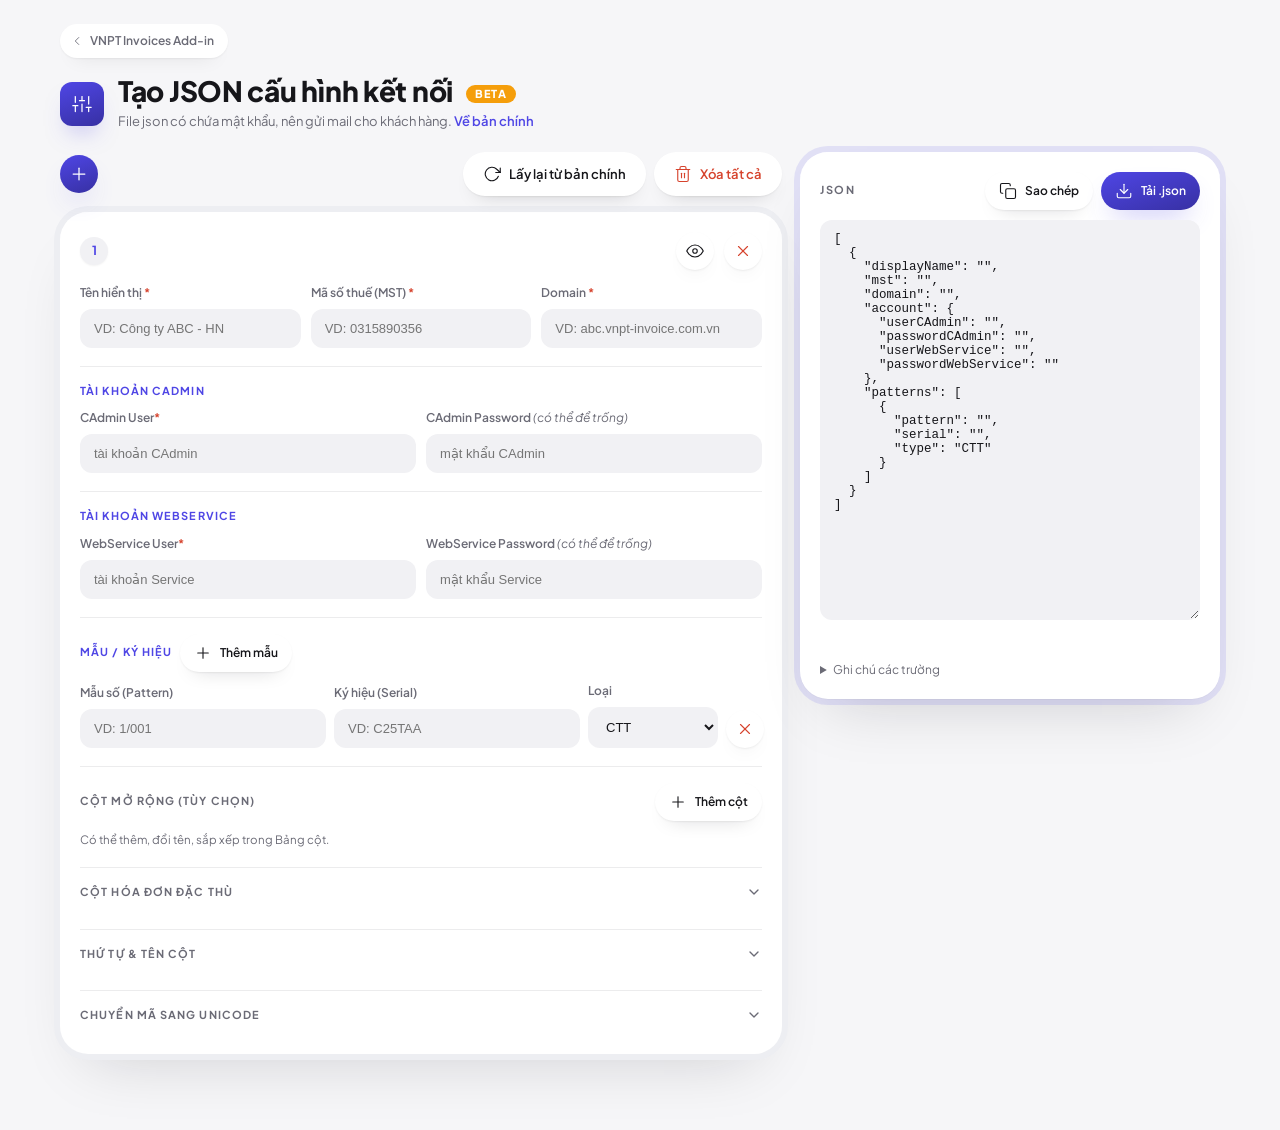
<file: profile-json-generator/beta/index.html>
<!DOCTYPE html>
<html lang="vi">
<head>
<meta charset="UTF-8">
<meta name="viewport" content="width=device-width, initial-scale=1, maximum-scale=1">
<title>VNPT - Tạo JSON cấu hình kết nối (beta)</title>
<link rel="icon" type="image/svg+xml" href="../../assets/favicon.svg">
<link rel="preconnect" href="https://fonts.googleapis.com">
<link rel="preconnect" href="https://fonts.gstatic.com" crossorigin>
<link href="https://fonts.googleapis.com/css2?family=Plus+Jakarta+Sans:wght@500;600;700;800&display=swap" rel="stylesheet">
<link rel="stylesheet" href="../../assets/theme.css">
<style>
  .wrap{max-width:1200px;margin:0 auto;padding:24px 20px 60px}
  header.site{margin-bottom:20px}
  .cols{display:grid;grid-template-columns:1fr 420px;gap:18px}
  @media(max-width:960px){.wrap{padding:16px 14px 48px}.cols{grid-template-columns:1fr}}
  .left{min-width:0}
  .toolbar{display:flex;flex-wrap:wrap;gap:8px;margin:0 0 16px;align-items:center}
  .btn-add-conn{width:48px;height:48px;min-height:48px;padding:0}
  .btn-add-conn svg{width:20px;height:20px;stroke-width:1.5}
  .toolbar{position:relative;z-index:30}
  .add-wrap{position:relative}
  .add-menu{position:absolute;top:calc(100% + 8px);left:0;z-index:20;min-width:250px;padding:6px;
    background:var(--card);border:1px solid var(--line);border-radius:var(--r-sm);box-shadow:var(--shadow-card), 0 12px 28px -12px rgba(16,16,24,.25);
    display:flex;flex-direction:column;gap:2px}
  .add-menu[hidden]{display:none}
  .add-menu button{display:flex;align-items:center;gap:10px;width:100%;justify-content:flex-start;text-align:left;
    background:none;box-shadow:none;color:var(--text);padding:10px 12px;min-height:0;border-radius:8px;font-weight:500}
  .add-menu button:hover,.add-menu button:focus-visible{background:var(--card-alt);transform:none;box-shadow:none}
  .add-menu button svg{flex:none;width:18px;height:18px;color:var(--accent)}
  .add-menu span{display:flex;flex-direction:column;gap:1px}
  .add-menu b{font-size:13px;font-weight:700}
  .add-menu small{font-size:11.5px;color:var(--muted)}

  .conn{margin:0 0 16px}
  .conn > .head{display:flex;align-items:center;gap:10px;margin:0 0 14px}
  .conn > .head .idx{width:28px;height:28px;border-radius:999px;
    background:var(--card-alt);color:var(--accent);
    box-shadow:0 1px 2px rgba(16,16,24,.05);
    display:flex;align-items:center;justify-content:center;font-weight:700;font-size:12.5px;flex:0 0 auto}
  .conn > .head .name{font-weight:700;font-size:15px;color:var(--text);min-height:1.2em}
  .conn > .head .spacer{flex:1}
  .conn.collapsed > *:not(.head){display:none}
  .conn.collapsed > .head{margin-bottom:0}

  .grid{display:grid;grid-template-columns:1fr 1fr 1fr;gap:10px}
  .grid.two{grid-template-columns:1fr 1fr}
  @media(max-width:720px){.grid,.grid.two{grid-template-columns:1fr}}

  .sec{margin:18px 0 0;border-top:1px solid var(--line);padding-top:16px}
  .sec > .st{display:flex;align-items:center;gap:8px;margin:0 0 10px;flex-wrap:wrap}
  .sec > .st h4{margin:0;font-size:11px;font-weight:700;color:var(--muted);
    text-transform:uppercase;letter-spacing:.1em}
  .sec > .st h4.hl{color:var(--accent)}
  .sec > .st .hint{color:var(--muted);font-size:11.5px}
  summary.st{list-style:none}
  summary.st::-webkit-details-marker{display:none}
  summary.st .chev{margin-left:auto;flex:none;transition:transform .15s ease;color:var(--muted)}
  details.sec[open] > summary.st .chev{transform:rotate(180deg)}

  .row{display:grid;gap:8px;align-items:end;margin:0 0 8px}
  .row.pat{grid-template-columns:1fr 1fr 130px 36px}
  .row.ext{grid-template-columns:110px 140px 120px 1fr 36px}
  @media(max-width:720px){.row.ext{grid-template-columns:1fr}}
  @media(min-width:721px){.exts .row.ext:not(:first-child) label{display:none}}
  @media(max-width:480px){.row.pat{grid-template-columns:1fr 1fr 88px 30px;gap:6px}}
  .pats .row.pat:not(:first-child) label{display:none}
  .row .del{padding:0}

  .field-note{color:var(--muted);font-size:11.5px;margin-top:2px;line-height:1.6}

  .co-list{list-style:none;margin:4px 0 0;padding:0;display:flex;flex-direction:column;gap:6px}
  .co-item .co-pill .std-name{flex:1;min-width:0;overflow-wrap:anywhere}
  .ext-tag{font-size:10.5px;font-weight:600;color:var(--accent);background:rgba(79,70,229,.08);border-radius:999px;padding:1px 7px;margin-left:4px;vertical-align:1px}
  .co-pill input.co-alt{flex:0 1 50%;min-width:0;height:28px;min-height:0;padding:4px 10px;font-size:12.5px;background:#fff;border:1px solid var(--line);border-radius:8px;cursor:text}
  .co-pill input.co-alt::placeholder{color:#c4c4cc}
  .co-item.renamed .co-pill .std-name{font-weight:700}
  .co-item{display:flex;align-items:center;gap:8px;cursor:grab;font-size:13px;user-select:none;
    touch-action:none;transition:transform 200ms var(--ease);will-change:transform}
  .co-item:active{cursor:grabbing}
  .co-item:focus-visible{outline:2px solid var(--accent);outline-offset:2px;border-radius:var(--r-sm)}
  .co-item.dragging{position:relative;z-index:5;transition:box-shadow 200ms var(--ease)}
  .co-item.dragging .co-pill{background:#fff;box-shadow:0 16px 28px -10px rgba(16,16,24,.28)}
  .co-letter{flex:none;width:18px;text-align:center;color:#ddd;font-weight:700;font-size:11.5px}
  .co-pill{flex:1;display:flex;align-items:center;gap:8px;padding:8px 10px;border-radius:var(--r-sm);
    background:var(--card-alt);border:1px solid var(--line);min-width:0;transition:background 200ms var(--ease),box-shadow 200ms var(--ease)}
  .co-handle{flex:none;color:var(--muted)}
  .co-row{display:flex;align-items:center;gap:10px;flex-wrap:wrap;margin-top:4px}
  .co-row select{max-width:160px}

  .row.map{grid-template-columns:1fr 1fr 36px}
  .maps .row.map:not(:first-child) label,.defs .row.map:not(:first-child) label{display:none}
  .fx-errs:empty{display:none}
  .fx-tip{position:absolute;z-index:40;max-width:min(420px,calc(100vw - 32px));padding:8px 10px;border-radius:8px;
    background:#fff;border:1px solid var(--line);box-shadow:0 10px 24px -10px rgba(16,16,24,.3);font-size:12px;line-height:1.55;color:var(--text);pointer-events:none}
  .fx-tip[hidden]{display:none}
  .fx-tip code{font-family:ui-monospace,SFMono-Regular,Menlo,monospace;font-size:11.5px;background:none;padding:0}
  .fx-tip .sig{font-family:ui-monospace,SFMono-Regular,Menlo,monospace;font-size:12px}
  .fx-tip .sig b{text-decoration:underline}
  .fx-tip .mut{color:var(--muted)}
  .fx-tip .tip-list{list-style:none;margin:0;padding:0;display:flex;flex-direction:column;gap:3px}
  .fx-tip .tip-list li{display:flex;flex-wrap:wrap;gap:2px 8px;align-items:baseline}
  .fx-tip .tip-list li::before{content:"-";color:var(--muted)}
  .fx-tip .err{color:var(--danger-text)}
  input.is-fx{font-family:ui-monospace,SFMono-Regular,Menlo,monospace}
  input.is-fx.bad{border-color:var(--danger-text) !important;box-shadow:0 0 0 2px rgba(220,38,38,.12)}
  .erp-body{margin-top:8px}
  .erp-body .st{display:flex;align-items:center;gap:8px;margin:14px 0 8px}
  .erp-body .st h4{margin:0;font-size:11px;font-weight:700;color:var(--muted);text-transform:uppercase;letter-spacing:.1em}

  .out{position:sticky;top:20px}
  .out.card{box-shadow:0 0 0 6px rgba(79,70,229,.12), inset 0 1px 0 rgba(255,255,255,.6), var(--shadow-card)}
  @media(max-width:960px){.out{position:static}}
  .out .oh{display:flex;align-items:center;gap:8px;margin:0 0 10px}
  .out h3{margin:0;font-size:11px;font-weight:700;color:var(--muted);text-transform:uppercase;letter-spacing:.14em}
  .out .oh .spacer{flex:1}
  textarea#json{width:100%;min-height:400px;font-family:ui-monospace,Consolas,"Courier New",monospace;
    font-size:12.5px;white-space:pre;tab-size:2;background:var(--mono-bg)}

  /* ===== BETA: bảng cột kiểu Excel (bố cục v3) ===== */
  .beta-tag{display:inline-block;vertical-align:middle;margin-left:8px;padding:3px 9px;border-radius:999px;background:#f59e0b;color:#fff;font-size:11px;font-weight:800;letter-spacing:.12em}
  .beta-link{color:var(--accent);font-weight:600;text-decoration:none}
  .beta-link:hover{text-decoration:underline}
  .conn.reveal.in{transform:none;filter:none}
  .erp-body{min-width:0}
  .erp-body .co-list{display:none}
  .erp-body > .st,.erp-body > .defs,.erp-body > datalist{display:none}
  .sh-sum-text{display:flex;flex-direction:column;gap:3px;font-size:13px;font-weight:600;color:var(--text);margin:0 0 10px}
  .sh-sum-text .mut{color:var(--muted);font-weight:500}
  .sh-chips{display:flex;gap:6px;overflow-x:auto;padding:2px 0 10px;margin:0 0 4px;scrollbar-width:thin}
  .sh-chips:empty{display:none}
  .sh-chip{flex:none;min-height:0;padding:4px 10px;border-radius:999px;background:#fff;border:1px solid #d6d9e0;box-shadow:none;color:var(--text);font-size:12px;font-weight:500;white-space:nowrap}
  .sh-chip:hover{transform:none;box-shadow:none;border-color:var(--accent)}
  .sh-chip b{color:var(--muted);font-weight:700;margin-right:5px}
  .sh-chip.renamed{background:#e0ecfd}
  .sh-chip.hasfx{background:#dff3e4}
  .sh-chip.is-ext{background:#ece3fa}
  .sh-open-btn{display:inline-flex;align-items:center;gap:8px}

  .sheet-ov{position:fixed;inset:0;z-index:50;background:#fff;display:flex}
  .sheet-ov[hidden]{display:none}
  .fx-tip{z-index:120}
  .fx-tip.sh-tip{position:fixed;z-index:121}
  .sheet{--sh-line:#d6d9e0;--sh-head:#eceef2;--sh-rename:#e0ecfd;--sh-fx:#dff3e4;--sh-ext:#ece3fa;--sh-dup:#f97316;
    display:flex;flex-direction:column;width:100%;height:100%;min-width:0;background:#fff}
  .sh-top,.sh-bar2{display:flex;align-items:center;gap:10px;flex-wrap:wrap;padding:10px 16px}
  .sh-top{border-bottom:1px solid var(--sh-line)}
  .sh-bar2{border-bottom:1px solid var(--sh-line);background:#fafbfc;padding-top:8px;padding-bottom:8px}
  .sh-top .spacer,.sh-bar2 .spacer{flex:1}
  .sh-title{font-size:15px;font-weight:700;white-space:nowrap;overflow:hidden;text-overflow:ellipsis;max-width:30vw}
  .sh-seg{display:inline-flex;background:var(--sh-head);border-radius:999px;padding:3px;gap:2px}
  .sh-seg button{min-height:0;padding:6px 14px;border-radius:999px;background:transparent;box-shadow:none;color:var(--muted);font-size:12.5px;font-weight:600}
  .sh-seg button:hover{transform:none;box-shadow:none;background:#e0e3ea}
  .sh-seg button.on{background:#fff;color:var(--text);box-shadow:0 1px 3px rgba(16,16,24,.15)}
  .sh-seg .dot{display:inline-block;width:6px;height:6px;border-radius:50%;background:var(--accent);margin-left:6px;vertical-align:2px}
  .sh-typesel{display:none;width:auto;max-width:170px;padding:7px 10px;min-height:0}
  .sh-search{width:180px;padding:7px 12px;min-height:0}
  .sh-search.hit-none{box-shadow:0 0 0 2px var(--danger-text)}
  .sheet .sh-searchbtn,.sheet .sh-more,.sheet .sh-legbtn{display:none}
  .sh-searchbtn svg{width:16px;height:16px}
  .sh-bar2 label{margin:0;font-size:12px}
  .sh-bar2 input[type=number]{max-width:70px;padding:6px 8px;min-height:0}
  .sh-bar2 select{width:auto;max-width:130px;padding:6px 8px;min-height:0}
  .sh-main{flex:1;display:flex;min-height:0;position:relative}
  .sh-left{flex:1;min-width:0;display:flex;flex-direction:column}
  .sh-fxbar{display:flex;align-items:center;gap:8px;padding:6px 16px;border-bottom:1px solid var(--sh-line)}
  .sh-namebox{flex:none;width:170px;padding:6px 8px;min-height:0;font-family:ui-monospace,Menlo,Consolas,monospace;font-size:12px;background:var(--card-alt);color:var(--muted)}
  .sh-fxl{flex:none;font-style:italic;font-weight:700;color:var(--muted);font-family:Georgia,serif}
  .sh-fxin{flex:1;min-width:0;padding:6px 8px;min-height:0;font-size:13px}
  .sh-fxin.is-fx,.in-alt.is-fx{font-family:ui-monospace,Menlo,Consolas,monospace}
  .sh-fxin.bad,.in-alt.bad{border-color:var(--danger-text) !important}
  .sh-scroll{position:relative;flex:1;min-height:0;overflow:auto;outline:none;background:#fff;-webkit-overflow-scrolling:touch}
  .sh-scroll:focus-visible{box-shadow:inset 0 0 0 2px var(--accent)}
  .sh-table{border-collapse:separate;border-spacing:0;font-size:12.5px;table-layout:auto}
  .sh-table th,.sh-table td{border-right:1px solid var(--sh-line);border-bottom:1px solid var(--sh-line);padding:0;height:24px;background:#fff;font-weight:400;text-align:left}
  .sh-table .sh-letter{background:var(--sh-head);text-align:center;font-weight:600;color:var(--muted);font-size:12px;cursor:grab;user-select:none;touch-action:pan-x pan-y;height:22px}
  .sh-table .sh-corner{background:var(--sh-head)}
  .sh-table .sh-th{scroll-margin-left:70px;scroll-margin-right:8px}
  .sh-table .sh-rn{position:sticky;left:0;z-index:2;background:var(--sh-head);text-align:center;color:var(--muted);font-size:11.5px;min-width:64px;padding:0 6px;user-select:none;white-space:nowrap}
  .sh-cell{position:relative;min-width:120px;max-width:220px;overflow:hidden;text-overflow:ellipsis;white-space:nowrap;padding:3px 8px;line-height:18px}
  .sh-table .sh-lbl{font-size:11px;font-weight:700;text-align:left;padding:0 8px;color:var(--text)}
  .sh-th .sh-cell{white-space:normal;display:-webkit-box;-webkit-line-clamp:2;-webkit-box-orient:vertical;word-break:break-word;min-height:24px}
  .sh-hit,.sh-table .hit{background:#fff4c2 !important}
  .sh-above{background:repeating-linear-gradient(45deg,#f7f8fa,#f7f8fa 4px,#eceef2 4px,#eceef2 8px) !important}
  .sh-th{cursor:grab;user-select:none;touch-action:pan-x pan-y;font-weight:700}
  .sh-th.isreq .sh-cell{color:var(--req)}
  .sh-orig{background:#e9ebf0 !important;color:#4b5160;cursor:grab;font-family:ui-monospace,Menlo,Consolas,monospace;font-size:12px}
  .sh-orig.is-ext{background:#fff !important;color:var(--text);cursor:text;font-family:inherit;font-size:12.5px}
  .sh-orig .ph{color:#9aa0ad;font-family:ui-monospace,Menlo,Consolas,monospace}
  .sh-orig.is-ext .sh-cell{padding-right:24px}
  .sh-alt,.sh-val{cursor:text}
  .sh-alt.hasfx{background:var(--sh-fx)}
  .sh-alt.bad{box-shadow:inset 0 0 0 2px var(--danger-text)}
  .sh-alt.dup{box-shadow:inset 0 0 0 2px var(--sh-dup)}
  .sh-demo .sh-cell{color:#2b2f3a}
  .sh-x{position:absolute;right:3px;top:3px;width:18px;height:18px;min-height:0;padding:2px;border-radius:5px;background:#fff;border:1px solid var(--sh-line);box-shadow:none;color:var(--danger-text);display:flex;align-items:center;justify-content:center;opacity:0;cursor:pointer}
  .sh-x svg{width:11px;height:11px}
  .sh-orig.is-ext:hover .sh-x,.sh-orig.is-ext.colsel .sh-x{opacity:1}
  @media(hover:none){.sh-x{opacity:1}}
  .sh-split>th,.sh-split>td{border-top:3px solid #4b5563}
  .sh-table td.colsel,.sh-table th.colsel{background-image:linear-gradient(rgba(79,110,247,.11),rgba(79,110,247,.11))}
  .sh-table th.sh-letter.colsel{background:#d3dcfb;color:var(--accent-ink)}
  .sh-table .sh-alt.colsel,.sh-table .sh-val.colsel{background-color:#f4f6ff}
  .sh-orig.editing,.sh-alt.editing,.sh-val.editing{outline:2px solid var(--accent);outline-offset:-2px;background:#fff !important;position:relative;z-index:1}
  .sh-orig.editing .sh-cell,.sh-alt.editing .sh-cell,.sh-val.editing .sh-cell{padding:0;overflow:visible;max-width:none;display:block}
  .sh-letter.dragsrc,.sh-th.dragsrc,.sh-orig.dragsrc{opacity:.45}
  .sh-exit{min-height:0}
  .sh-reset svg{width:12px;height:12px;vertical-align:-1px;margin-left:4px}
  .sh-notice{color:var(--danger-text);font-weight:600}
  .in-sec.focus input{border-color:var(--accent)}
  .sh-dlg{position:absolute;inset:0;z-index:60;background:rgba(16,16,24,.35);display:flex;align-items:center;justify-content:center;padding:16px}
  .sh-dlg[hidden]{display:none}
  .sh-dlg-box{background:#fff;border-radius:14px;padding:20px 22px;width:100%;max-width:360px;box-shadow:0 20px 50px -16px rgba(16,16,24,.5)}
  .sh-dlg-box p{margin:0 0 16px;font-size:15px;font-weight:600}
  .sh-dlg-btns{display:flex;gap:8px;justify-content:flex-end;flex-wrap:wrap}
  .sh-th.renamed{background:var(--sh-rename)}
  .sh-th.hasfx{background:var(--sh-fx)}
  .sh-th.is-ext{background:var(--sh-ext)}
  .sh-th.renamed.is-ext{background:var(--sh-rename)}
  .sh-th.bad{box-shadow:inset 0 0 0 2px var(--danger-text)}
  .sh-th.dup{box-shadow:inset 0 0 0 2px var(--sh-dup)}
  .sh-fxi{display:inline-block;margin-right:4px;padding:0 4px;border-radius:4px;background:#16a34a;color:#fff;font-size:10px;font-style:italic;font-weight:700;line-height:14px;vertical-align:1px}
  .sh-fxtxt{font-family:ui-monospace,Menlo,Consolas,monospace;font-size:11.5px;font-weight:500}
  .sh-req{color:var(--req);font-weight:800;margin-left:2px}
  .sh-ext{margin-left:5px;padding:0 6px;border-radius:999px;background:rgba(124,58,237,.14);color:#6d28d9;font-size:10px;font-weight:600;vertical-align:1px}
  .sh-editor{width:100%;min-width:140px;height:24px;min-height:0;padding:2px 8px;border:0;border-radius:0;background:#fff;box-shadow:none;font-size:12.5px}
  .sh-editor:focus{box-shadow:none}
  .sh-editor.is-fx{font-family:ui-monospace,Menlo,Consolas,monospace}
  .sh-editor.bad{background:#fdeceb}
  .sh-editor.dup{background:#fff1e6}
  .sh-empty{padding:30px 20px;color:var(--muted);font-size:13px}
  .sh-ind{position:absolute;top:0;width:3px;margin-left:-1px;background:var(--accent);z-index:8;pointer-events:none;display:none;border-radius:2px}
  .sh-ghost{position:fixed;z-index:140;pointer-events:none;opacity:.7;padding:4px 10px;border-radius:6px;background:#fff;border:1px solid var(--accent);box-shadow:0 8px 18px -8px rgba(16,16,24,.35);font-size:12.5px;font-weight:600;transform:translate(-50%,-120%)}
  .sheet.dragging,.sheet.dragging *{cursor:grabbing !important}
  .sh-foot{display:flex;align-items:center;gap:6px 16px;flex-wrap:wrap;padding:6px 16px;border-top:1px solid var(--sh-line);background:#fafbfc;font-size:11.5px;color:var(--muted)}
  .sh-legend{display:flex;flex-wrap:wrap;gap:4px 14px}
  .sh-legend span{display:inline-flex;align-items:center;gap:5px}
  .sh-legend i{display:inline-block;width:14px;height:12px;border-radius:3px;border:1px solid var(--sh-line)}
  .sh-foot .spacer{flex:1}
  .sh-foot-sum{font-weight:600;color:var(--text)}

  .sh-insp{width:300px;flex:none;border-left:1px solid var(--sh-line);overflow:auto;background:#fff;padding:14px;display:flex;flex-direction:column;gap:14px}
  .sh-insp-head{display:flex;align-items:center;gap:8px}
  .sh-insp-head b{font-size:14px;flex:1}
  .sheet .in-close{display:none}
  .in-empty{color:var(--muted);font-size:13px;line-height:1.9}
  .in-body{display:flex;flex-direction:column;gap:14px}
  .sheet [hidden]{display:none!important}
  .in-sec[data-sec="alt"]{position:relative}
  .in-sec[data-sec="alt"] .in-alt-reset{position:absolute;right:0;top:-8px;margin:0;padding:5px 8px;min-height:0;font-size:11.5px}
  .in-sec label{display:block;margin:0 0 4px;font-size:11px;font-weight:700;color:var(--muted);text-transform:uppercase;letter-spacing:.08em}
  .in-def-name{font-family:ui-monospace,Menlo,Consolas,monospace;font-size:14px;font-weight:700;word-break:break-all}
  .in-badges{display:flex;flex-wrap:wrap;gap:4px;margin-top:4px}
  .in-badge{font-size:10.5px;font-weight:700;padding:1px 8px;border-radius:999px;background:var(--card-alt);color:var(--muted)}
  .in-badge.req{background:#fdeceb;color:var(--req)}
  .in-badge.ex{background:#ece3fa;color:#6d28d9}
  .in-note{margin-top:6px;font-size:12px;color:var(--muted);line-height:1.55}
  .in-sec input,.in-sec select{padding:8px 10px;min-height:0}
  .in-sec .mini{margin-top:6px}
  .in-pos{display:flex;gap:6px}
  .in-pos button{flex:1;min-height:0;padding:7px 0;display:flex;align-items:center;justify-content:center}
  .in-pos button:disabled{opacity:.35;cursor:default}
  .in-pos svg{width:16px;height:16px}
  .in-del{color:var(--danger-text)}

  .sh-menu{position:fixed;z-index:130;min-width:230px;max-width:calc(100vw - 16px);padding:6px;background:var(--card);border:1px solid var(--line);border-radius:var(--r-sm);box-shadow:var(--shadow-card), 0 12px 28px -12px rgba(16,16,24,.3);display:flex;flex-direction:column;gap:1px}
  .sh-menu[hidden]{display:none}
  .sh-menu button{display:block;width:100%;text-align:left;justify-content:flex-start;background:none;box-shadow:none;color:var(--text);padding:8px 12px;min-height:0;border-radius:8px;font-weight:500;font-size:13px}
  .sh-menu button:hover,.sh-menu button:focus-visible{background:var(--card-alt);transform:none;box-shadow:none}
  .sh-menu button.danger-i{color:var(--danger-text)}
  .sh-menu .sh-mt{padding:4px 12px;font-size:11px;font-weight:700;color:var(--muted);text-transform:uppercase;letter-spacing:.08em}
  .sh-menu .sh-sep{height:1px;margin:4px 6px;background:var(--line)}

  @media(max-width:1100px){
    .sh-insp{position:absolute;right:0;top:0;bottom:0;z-index:20;box-shadow:-12px 0 30px -14px rgba(16,16,24,.35);transform:translateX(105%);transition:transform .2s var(--ease)}
    .sh-insp.open{transform:none}
    .sheet .in-close{display:inline-flex}
    .sh-main.insp-open .sh-left{padding-right:300px}
    .sh-search{width:140px}
  }
  @media(max-width:700px){
    .sh-top{gap:8px;padding:8px 10px}
    .sh-title,.sh-seg{display:none}
    .sh-table .sh-rn{min-width:58px;padding:0 4px}
    .sh-table .sh-th{scroll-margin-left:62px}
    .sh-table .sh-lbl{font-size:10px;padding:0 4px}
    .sh-typesel{display:block}
    .sh-top .sh-exit{order:-2}
    .sh-top .sh-done{order:-1}
    .sheet .sh-searchbtn,.sheet .sh-more,.sheet .sh-legbtn{display:inline-flex;align-items:center;justify-content:center}
    .sh-search{display:none;width:100%;order:10}
    .sh-search.open{display:block}
    .sh-bar2{display:none;padding:8px 10px}
    .sh-bar2.open{display:flex}
    .sh-fxbar{display:none}
    .sh-cell{min-width:110px}
    .sh-insp{top:auto;left:0;right:0;width:auto;height:52%;border-left:0;border-top:1px solid var(--sh-line);border-radius:16px 16px 0 0;transform:translateY(105%);box-shadow:0 -14px 30px -14px rgba(16,16,24,.35)}
    .sh-insp.open{transform:none}
    .sh-main.insp-open .sh-left{padding-right:0;padding-bottom:52%}
    .sh-foot{padding:6px 10px;position:relative;z-index:25}
    .sh-insp{bottom:38px}
    .sh-legend{display:none;width:100%}
    .sh-legend.open{display:flex;position:absolute;left:10px;bottom:100%;width:auto;padding:8px 12px;background:#fff;border:1px solid var(--sh-line);border-radius:10px;box-shadow:0 6px 18px -8px rgba(16,16,24,.35)}
  }
</style>
</head>
<body>

<div class="wrap">
  <a class="crumb" href="../../">
    <svg viewBox="0 0 24 24" fill="none" stroke="currentColor" stroke-width="2" stroke-linecap="round" stroke-linejoin="round"><polyline points="15 18 9 12 15 6"/></svg>
    VNPT Invoices Add-in
  </a>
  <header class="site reveal">
    <div class="logo">
      <svg viewBox="0 0 24 24" fill="none" stroke="currentColor" stroke-width="1.5" stroke-linecap="round" stroke-linejoin="round"><line x1="4" y1="21" x2="4" y2="14"/><line x1="4" y1="10" x2="4" y2="3"/><line x1="12" y1="21" x2="12" y2="12"/><line x1="12" y1="8" x2="12" y2="3"/><line x1="20" y1="21" x2="20" y2="16"/><line x1="20" y1="12" x2="20" y2="3"/><line x1="1" y1="14" x2="7" y2="14"/><line x1="9" y1="8" x2="15" y2="8"/><line x1="17" y1="16" x2="23" y2="16"/></svg>
    </div>
    <div>
      <h1>Tạo JSON cấu hình kết nối <span class="beta-tag">BETA</span></h1>
      <p class="sub">File json có chứa mật khẩu, nên gửi mail cho khách hàng. <a class="beta-link" href="../">Về bản chính</a></p>
    </div>
  </header>

  <div class="cols">
  <div class="left">
    <div class="toolbar reveal">
      <div class="add-wrap">
        <button class="primary icon btn-add-conn" id="btn-add" title="Thêm kết nối" aria-label="Thêm kết nối" aria-haspopup="menu" aria-expanded="false" onclick="toggleAddMenu()">
          <svg viewBox="0 0 24 24" fill="none" stroke="currentColor" stroke-width="1.75" stroke-linecap="round"><line x1="12" y1="5" x2="12" y2="19"/><line x1="5" y1="12" x2="19" y2="12"/></svg>
        </button>
        <div class="add-menu" id="add-menu" role="menu" hidden>
          <button type="button" role="menuitem" onclick="addNewConn()">
            <svg data-icon viewBox="0 0 24 24" fill="none" stroke="currentColor" stroke-width="2" stroke-linecap="round" stroke-linejoin="round"><path d="M14 2H6a2 2 0 0 0-2 2v16a2 2 0 0 0 2 2h12a2 2 0 0 0 2-2V8z"/><polyline points="14 2 14 8 20 8"/><line x1="12" y1="18" x2="12" y2="12"/><line x1="9" y1="15" x2="15" y2="15"/></svg>
            <span><b>Mới</b><small>Thêm kết nối trống</small></span>
          </button>
          <button type="button" role="menuitem" onclick="pickImportJson()">
            <svg data-icon viewBox="0 0 24 24" fill="none" stroke="currentColor" stroke-width="2" stroke-linecap="round" stroke-linejoin="round"><path d="M21 15v4a2 2 0 0 1-2 2H5a2 2 0 0 1-2-2v-4"/><polyline points="17 8 12 3 7 8"/><line x1="12" y1="3" x2="12" y2="15"/></svg>
            <span><b>Nhập từ JSON</b><small>Thêm các kết nối từ file .json</small></span>
          </button>
        </div>
        <input type="file" id="import-file" accept=".json,application/json" multiple hidden onchange="importJsonFiles(this)">
      </div>
      <span class="spacer" style="flex:1"></span>
      <button onclick="reloadFromMain()" title="Nạp lại dữ liệu từ bản chính (không ghi vào bản chính)">
        <svg data-icon viewBox="0 0 24 24" fill="none" stroke="currentColor" stroke-width="2" stroke-linecap="round" stroke-linejoin="round"><polyline points="23 4 23 10 17 10"/><path d="M20.49 15a9 9 0 1 1-2.12-9.36L23 10"/></svg>
        Lấy lại từ bản chính
      </button>
      <button class="danger" onclick="clearAll()">
        <svg data-icon viewBox="0 0 24 24" fill="none" stroke="currentColor" stroke-width="2" stroke-linecap="round" stroke-linejoin="round"><polyline points="3 6 5 6 21 6"/><path d="M19 6v14a2 2 0 0 1-2 2H7a2 2 0 0 1-2-2V6m3 0V4a2 2 0 0 1 2-2h4a2 2 0 0 1 2 2v2"/><line x1="10" y1="11" x2="10" y2="17"/><line x1="14" y1="11" x2="14" y2="17"/></svg>
        Xóa tất cả
      </button>
    </div>
    <div id="conns"></div>
  </div>

  <div>
    <div class="out card reveal">
      <div class="oh">
        <h3>JSON</h3>
        <span class="spacer"></span>
        <button class="mini" onclick="copyJson()">
          <svg data-icon viewBox="0 0 24 24" fill="none" stroke="currentColor" stroke-width="2" stroke-linecap="round" stroke-linejoin="round"><rect x="9" y="9" width="13" height="13" rx="2" ry="2"/><path d="M5 15H4a2 2 0 0 1-2-2V4a2 2 0 0 1 2-2h9a2 2 0 0 1 2 2v1"/></svg>
          Sao chép
        </button>
        <button class="primary mini" onclick="downloadJson()">
          <svg data-icon viewBox="0 0 24 24" fill="none" stroke="currentColor" stroke-width="2" stroke-linecap="round" stroke-linejoin="round"><path d="M21 15v4a2 2 0 0 1-2 2H5a2 2 0 0 1-2-2v-4"/><polyline points="7 10 12 15 17 10"/><line x1="12" y1="15" x2="12" y2="3"/></svg>
          Tải .json
        </button>
      </div>
      <textarea id="json" spellcheck="false" placeholder='[]'></textarea>
      <div id="msg" class="msg"></div>
      <details>
        <summary>Ghi chú các trường</summary>
        <div class="field-note" style="margin-top:8px">
          <b>Tài khoản CAdmin</b>: tài khoản đăng nhập link cadmin.<br>
          <b>Tài khoản WebService</b>: tài khoản Service tạo ở menu Phân Quyền.<br>
          <b>Loại chứng từ</b>: <code>CTT</code> / <code>GTGT</code> / <code>PXK</code>.<br>
          <b>Domain</b>: không cần nhập <code>http(s)</code>.<br>
          <b>Cột mở rộng</b> (tùy chọn): thêm cột ghi vào thẻ <code>Extra</code>, <code>Extra1</code>...<code>Extra11</code> (cấp hóa đơn) hoặc <code>SP_Extra1</code>/<code>SP_Extra2</code> (cấp dòng). Kiểu: <code>string</code>/<code>numeric</code>/<code>datetime</code>. Tên cột mặc định là tên thẻ, đổi tên ở "Thứ tự &amp; tên cột".<br>
          <b>Cột hóa đơn đặc thù</b> (tùy chọn): chọn loại hóa đơn đặc thù để mẫu Excel bổ sung các cột hàng hóa đặc trưng (VD: Biển kiểm soát).<br>
          <b>Chuyển mã sang Unicode</b>: để Unicode (không chuyển mã) cho file bình thường; chọn VNI nếu file dùng font VNI (VD: <code>Coâng ty</code>). Lưu ý: VNI áp cho mọi ô dữ liệu; file lẫn ô Unicode gõ tay (VD: <code>Công ty Hoàng Long</code>) có thể bị đổi sai, nên để cả file một kiểu. Tiêu đề cột không được chuyển: khai tên cột đúng như đang thấy trong file.<br>
          <b>Thứ tự &amp; tên cột</b> (tùy chọn): kéo-thả để đổi thứ tự cột trên mẫu Excel sinh ra; khai tên thay thế khi file của khách đặt tên cột khác mẫu (VD: xuất từ phần mềm khác), dòng tiêu đề, công thức tính cột (giống Excel) và giá trị mặc định khi ô trống.
        </div>
      </details>
    </div>
  </div>
  </div>
</div>

<script>
const DOC_TYPES = ["CTT","GTGT","PXK"];
const SLOTS = ["Extra","Extra1","Extra2","Extra3","Extra4","Extra5","Extra6","Extra7","Extra8","Extra9","Extra10","Extra11","SP_Extra1","SP_Extra2"];
const DTYPES = ["string","numeric","datetime"];

// Cột chuẩn VNPT ngoài Extra - khớp OptionalFieldCatalog bên add-in (Data/Template/OptionalFieldCatalog.cs).
// Xuất ra {type:'GTGT', field:'<key>'} thay vì header/extraSlot; add-in tự lấy header/note/tag XML theo key.

// Checkbox độc lập, mỗi cái bật ra 1 hoặc nhiều field cùng lúc.
// type: loại chứng từ (mặc định GTGT); headers: cột chuẩn thêm vào "Thứ tự & tên cột" để đổi tên/công thức.
const VNPT_CHECKBOXES = [
  {id:'leasing', keys:['VATRate_Leasing'], label:'Hóa đơn cho thuê tài chính'},
  {id:'discount', keys:['SBKe','NBKe'], label:'Hóa đơn chiết khấu thương mại'},
  {id:'fkey-gtgt', type:'GTGT', keys:['Fkey'], headers:['Fkey'], label:'GTGT: khóa hóa đơn lấy từ cột Fkey (VNPT chặn gửi trùng)'},
  {id:'pxk-currency', type:'PXK', keys:['LoaiTienTe','TyGia','HinhThucThanhToan'], headers:['LoaiTienTe','TyGia','HinhThucThanhToan'], label:'PXK bằng ngoại tệ: thêm cột LoaiTienTe, TyGia, HinhThucThanhToan'},
  {id:'fkey-pxk', type:'PXK', keys:['Fkey'], headers:['Fkey'], label:'PXK: khóa phiếu lấy từ cột Fkey (VNPT chặn gửi trùng)'}
];
const cbType = f => f.type || 'GTGT';

// Hàng hóa đặc trưng: chọn 1 trong 3 loại (radio) - mỗi loại gắn cột HoaDonDacThu (Sample khác nhau)
// cấp hóa đơn + các cột cấp dòng tương ứng (cùng cấp SP_Extra, bắt buộc khi TinhChat = 5).
const SPECIAL_GOODS_TYPES = [
  {id:'car', hddthuKey:'HDDThu_Car', label:'Hàng hóa là xe ô tô, xe mô tô', extraKeys:['SKhung','SMay']},
  {id:'transport', hddthuKey:'HDDThu_Transport', label:'Dịch vụ vận chuyển', extraKeys:['BKSPTVChuyen']},
  {id:'ecommerce', hddthuKey:'HDDThu_Ecommerce', label:'Dịch vụ vận chuyển trên nền tảng số, TMĐT', extraKeys:['TNGHang','DCNGHang','MSTNGHang','MDDNGHang']}
];

const KNOWN_FIELD_KEYS = new Set([
  ...VNPT_CHECKBOXES.reduce((a,f)=>a.concat(f.keys),[]),
  ...SPECIAL_GOODS_TYPES.reduce((a,t)=>a.concat([t.hddthuKey], t.extraKeys),[])
]);
function fieldChecked(data, key, type){ return !!(data.customColumns||[]).some(c=>c && c.field===key && (!type || (c.type||'GTGT')===type)); }
function anyFieldChecked(data, keys, type){ return keys.some(k=>fieldChecked(data,k,type)); }
function selectedGoodsType(data){ return SPECIAL_GOODS_TYPES.find(t=>fieldChecked(data,t.hddthuKey)); }
function specialSectionOpen(data){ return VNPT_CHECKBOXES.some(f=>anyFieldChecked(data,f.keys,cbType(f))) || !!selectedGoodsType(data); }
// Cột chuẩn do checkbox đang bật thêm vào mẫu của loại t (VD PXK ngoại tệ -> LoaiTienTe, TyGia, HinhThucThanhToan).
function checkboxHeaders(id, t){
  const conn=document.getElementById(id); if(!conn) return [];
  return VNPT_CHECKBOXES.filter(f=>cbType(f)===t && f.headers).filter(f=>{ const cb=conn.querySelector('.vf-multi[data-id="'+f.id+'"]'); return cb && cb.checked; })
    .reduce((a,f)=>a.concat(f.headers),[]);
}

// Thứ tự cột MẶC ĐỊNH khi "Tạo mẫu" (khớp vnpt-config.json -> documentTypes[].excel[].header,
// đúng thứ tự). Khách kéo-thả để đổi thứ tự riêng; chỉ xuất ra columnOrder khi khác mặc định.
const DEFAULT_COLUMNS = {
  GTGT: ["STT","NgayHoaDon","HinhThucThanhToan","LoaiTienTe","TyGia","MaKhachHang","TenDonVi","HoTenNguoiMuaHang","MaSoThue","DiaChi","SoDienThoai","Email","MaDVQHNSach","SoHoChieu","CCCD","MaHang","TenSanPham","DVT","SoLuong","DonGia","TyLeChietKhau","SoTienChietKhau","GTKCThue","ThanhTien","ThueSuat_Dong","TienThueGTGT_Dong","Cong_Dong","TinhChat","TgTCThue","TgTThue","TTCKTMai","TgTTTBSo","TgTTTBChu"],
  PXK: ["STT","NgayLap","LenhDieuDong","PhuongTienVanChuyen","NguoiXuatHang","NguoiVanChuyen","DonViNhan","MaSoThue","DiaChiNhan","NguoiNhanHang","MaHang","TenHang","DonViTinh","SoLuong","DonGia","ThanhTien","TongTien"],
  CTT: ["STT","NLap","MaKhachHang","DDanh","Ten","MST","DChi","SDThoai","QTich","CNCTru","Email","CMND","KTNhap","BHiem","TThang","DThang","Nam","TThien","SThue","TTNTThue","TTNCThue","GChu"]
};
// Bắt buộc + ghi chú theo cột (sinh từ vnpt-config.json -> documentTypes[].excel[]; CTT Email/MaKhachHang/DDanh/QTich không bắt buộc).
const COLUMN_INFO = {
  GTGT:{
    STT:{req:true,note:'Số thứ tự hóa đơn. Để TRỐNG ở các dòng sản phẩm tiếp theo của cùng một hóa đơn.',sample:1},
    NgayHoaDon:{req:true,note:'Ngày hóa đơn (yyyy-MM-dd).',sample:'@today'},
    HinhThucThanhToan:{req:true,note:'Hình thức thanh toán (TM/CK).',sample:'CK'},
    LoaiTienTe:{req:true,note:'Loại tiền tệ.',sample:'VND'},
    TyGia:{req:false,note:'Tỷ giá (bỏ trống nếu là VND).',sample:null},
    MaKhachHang:{req:false,note:'Mã khách hàng.',sample:'KH600402'},
    TenDonVi:{req:false,note:'Tên đơn vị mua. Đi kèm Mã số thuế: nếu nhập ô này thì phải nhập MaSoThue (và ngược lại). Khách lẻ: để trống cả hai và nhập HoTenNguoiMuaHang.',sample:'Công ty TNHH Thương mại ABC'},
    HoTenNguoiMuaHang:{req:false,note:'Họ tên người mua hàng. Bắt buộc nếu không nhập TenDonVi/MaSoThue (khách lẻ).',sample:'Nguyễn Văn A'},
    MaSoThue:{req:false,note:'Mã số thuế người mua. Đi kèm TenDonVi (cả hai cùng nhập hoặc cùng trống).',sample:'0123456789'},
    DiaChi:{req:false,note:'Địa chỉ người mua. Bắt buộc khi có cả TenDonVi và MaSoThue; để trống vẫn xuất <CusAddress></CusAddress> rỗng.',sample:'123 Đường ABC, Phường X, Quận 1, TP.HCM'},
    SoDienThoai:{req:false,note:'Số điện thoại người mua.',sample:'0900000000'},
    Email:{req:false,note:'Email nhận hóa đơn.',sample:'buyer@example.com'},
    MaDVQHNSach:{req:false,note:'Mã đơn vị quan hệ ngân sách người mua.',sample:null},
    SoHoChieu:{req:false,note:'Số hộ chiếu người mua. Có thể bổ sung các cột thông tin liên quan NgayCapHoChieu, NgayHetHanHoChieu, QuocTich.',sample:null},
    CCCD:{req:false,note:'Căn cước công dân người mua.',sample:null},
    MaHang:{req:false,note:'Mã hàng hóa/dịch vụ.',sample:'SP001'},
    TenSanPham:{req:true,note:'Tên hàng hóa/dịch vụ.',sample:'Dịch vụ tư vấn triển khai'},
    DVT:{req:false,note:'Đơn vị tính.',sample:'Gói'},
    SoLuong:{req:false,note:'Số lượng.',sample:1},
    DonGia:{req:false,note:'Đơn giá (chưa thuế).',sample:1000000},
    TyLeChietKhau:{req:false,note:'Tỷ lệ chiết khấu dòng (%).',sample:null},
    SoTienChietKhau:{req:false,note:'Số tiền chiết khấu dòng.',sample:null},
    GTKCThue:{req:false,note:'Giảm trừ không chịu thuế (tùy chọn). Chỉ gửi khi ô có giá trị.',sample:null},
    ThanhTien:{req:false,note:'Thành tiền dòng (chưa thuế).',sample:null},
    ThueSuat_Dong:{req:false,note:'Thuế suất DÒNG: 0/5/8/10 hoặc KCT (không chịu thuế) / KKKNT (không kê khai nộp thuế).',sample:10},
    TienThueGTGT_Dong:{req:false,note:'Tiền thuế GTGT của DÒNG (để trống -> tự tính = ThanhTien × ThueSuat).',sample:null},
    Cong_Dong:{req:false,note:'Cộng dòng đã gồm thuế (HHDVu/TSThue). Để TRỐNG -> tự tính = ThanhTien + TienThueGTGT_Dong; có giá trị -> dùng đúng giá trị.',sample:null},
    TinhChat:{req:false,note:'Tính chất dòng: 1=Hàng hóa/DV (mặc định nếu trống), 2=Khuyến mại, 3=Chiết khấu TM, 4=Ghi chú (KHÔNG tính vào tổng).',sample:1},
    TgTCThue:{req:false,note:'Tổng tiền chưa thuế. Để TRỐNG -> tự tính = Σ ThanhTien (bỏ dòng Ghi chú).',sample:null},
    TgTThue:{req:false,note:'Tổng tiền thuế. Để TRỐNG -> tự tính = Σ TienThueGTGT_Dong.',sample:null},
    TTCKTMai:{req:false,note:'Tổng chiết khấu thương mại. Để TRỐNG -> tự tính = Σ SoTienChietKhau.',sample:null},
    TgTTTBSo:{req:false,note:'Tổng tiền thanh toán. Để TRỐNG -> tự tính = TgTCThue + TgTThue - TTCKTMai.',sample:null},
    TgTTTBChu:{req:false,note:'Tổng tiền thanh toán bằng chữ (tùy chọn). Chỉ gửi khi ô có giá trị; để trống -> không gửi (máy chủ tự sinh).',sample:null}
  },
  PXK:{
    STT:{req:true,note:'Số thứ tự phiếu. Để TRỐNG ở các dòng sản phẩm tiếp theo của cùng một phiếu.',sample:1},
    NgayLap:{req:true,note:'Ngày lập phiếu, định dạng yyyy-MM-dd.',sample:'@today'},
    LenhDieuDong:{req:true,note:'Số lệnh điều động nội bộ.',sample:'IJ945954'},
    PhuongTienVanChuyen:{req:true,note:'Phương tiện vận chuyển (biển số xe).',sample:'61C-13852'},
    NguoiXuatHang:{req:false,note:'Họ và tên người xuất hàng.',sample:'Nguyễn Văn X'},
    NguoiVanChuyen:{req:false,note:'Tên người vận chuyển.',sample:'Trần Văn V'},
    DonViNhan:{req:true,note:'Kho/đơn vị nhận hàng.',sample:'Kho Tây Ninh'},
    MaSoThue:{req:false,note:'Mã số thuế đơn vị nhận.',sample:'3701642642-006'},
    DiaChiNhan:{req:true,note:'Địa chỉ nơi nhận.',sample:'Tây Ninh'},
    NguoiNhanHang:{req:false,note:'Họ và tên người nhận hàng.',sample:'Lê Văn N'},
    MaHang:{req:false,note:'Mã hàng.',sample:'9204'},
    TenHang:{req:true,note:'Tên hàng.',sample:'Cám gà'},
    DonViTinh:{req:false,note:'Quy cách/đơn vị tính.',sample:'40kg'},
    SoLuong:{req:false,note:'Số lượng.',sample:200},
    DonGia:{req:false,note:'Đơn giá.',sample:430000},
    ThanhTien:{req:false,note:'Thành tiền.',sample:86000000},
    TongTien:{req:true,note:'Tổng tiền.',sample:86000000},
    LoaiTienTe:{req:false,note:'Loại tiền tệ (không có cột => VND).',sample:null},
    TyGia:{req:false,note:'Tỷ giá (bỏ trống nếu là VND).',sample:null},
    HinhThucThanhToan:{req:false,note:'Hình thức thanh toán (TM/CK).',sample:null}
  },
  CTT:{
    STT:{req:false,note:'Số thứ tự (mỗi dòng là một chứng từ).',sample:1},
    NLap:{req:true,note:'Ngày lập chứng từ, định dạng yyyy-MM-dd.',sample:'@today'},
    MaKhachHang:{req:false,note:'Mã khách hàng.',sample:'KH001'},
    DDanh:{req:false,note:'Địa danh (trường mở rộng).',sample:'Hà Nội'},
    Ten:{req:true,note:'Họ và tên người nộp thuế.',sample:'Nguyễn Văn A'},
    MST:{req:false,note:'Mã số thuế (bắt buộc nếu không có CMND).',sample:'8050449571'},
    DChi:{req:true,note:'Địa chỉ.',sample:'Hà Nội'},
    SDThoai:{req:true,note:'Số điện thoại.',sample:'0900000000'},
    QTich:{req:false,note:'Quốc tịch.',sample:'VN'},
    CNCTru:{req:true,note:'Cá nhân cư trú: 1 = cư trú, 0 = không cư trú.',sample:1},
    Email:{req:false,note:'Email.',sample:'buyer@example.com'},
    CMND:{req:false,note:'Số CMND/CCCD (bắt buộc nếu không có MST).',sample:'012345678'},
    KTNhap:{req:true,note:'Khoản thu nhập.',sample:'TL'},
    BHiem:{req:true,note:'Khoản đóng bảo hiểm bắt buộc.',sample:0},
    TThang:{req:true,note:'Từ tháng.',sample:1},
    DThang:{req:true,note:'Đến tháng.',sample:2},
    Nam:{req:true,note:'Năm.',sample:2026},
    TThien:{req:true,note:'Khoản đóng từ thiện, nhân đạo, khuyến học.',sample:0},
    SThue:{req:true,note:'Số thuế TNCN đã khấu trừ.',sample:10000},
    TTNTThue:{req:true,note:'Tổng thu nhập tính thuế.',sample:10000},
    TTNCThue:{req:true,note:'Tổng thu nhập chịu thuế.',sample:100000},
    GChu:{req:false,note:'Ghi chú.',sample:null}
  }
};
// Dòng demo bổ sung của mẫu (TemplateColumns.ExtraSampleRows bên add-in): chỉ GTGT.
const EXTRA_SAMPLE_ROWS = {
  GTGT: [
    {MaHang:'SP002',TenSanPham:'Phần mềm kế toán ABC',DVT:'Bản quyền',SoLuong:2,DonGia:500000,ThueSuat_Dong:8},
    {MaHang:'SP003',TenSanPham:'Ghi chú: giá chưa gồm phí vận chuyển',TinhChat:4}
  ]
};
// State kéo-thả hiện tại theo từng kết nối: columnOrderState[connId][docType] = [header,...].
const columnOrderState = {};
function initColumnOrderState(id, data){
  const state = {};
  for(const t of Object.keys(DEFAULT_COLUMNS)) state[t] = DEFAULT_COLUMNS[t].slice();
  const saved = data.columnOrder || [];
  for(const entry of saved){
    if(!entry || !entry.type || !Array.isArray(entry.headers) || entry.headers.length===0) continue;
    if(!DEFAULT_COLUMNS[entry.type]) continue;
    state[entry.type] = entry.headers.slice(); // đối chiếu với cột mặc định + cột mở rộng ở orderFor()
  }
  columnOrderState[id] = state;
}
// Cột mở rộng (customColumns) đã khai cho loại chứng từ t, theo thứ tự khai. Tên cột = tên đổi ở
// "Thứ tự & tên cột" (ô ẩn .e-header), để trống = chính tên thẻ (VD SP_Extra1).
function extInfo(id, t){
  const out=[], seen=new Set();
  document.getElementById(id).querySelectorAll('.exts .row.ext').forEach(r=>{
    if((val(r,'.e-type')||'GTGT')!==t) return;
    const slot=val(r,'.e-slot'), rename=val(r,'.e-header'), header=rename||slot;
    if(!header || seen.has(header.toLowerCase())) return;
    seen.add(header.toLowerCase()); out.push({k:r.dataset.k, slot, rename, header});
  });
  return out;
}
function extHeaders(id, t){ return extInfo(id,t).map(x=>x.header); }
// Thứ tự tự nhiên = cột mặc định + cột mở rộng (add-in nối cột mở rộng vào cuối mẫu).
function naturalOrder(id, t){
  const std=DEFAULT_COLUMNS[t]||[], have=new Set(std.map(h=>h.toLowerCase()));
  const extra=[];
  for(const h of checkboxHeaders(id,t).concat(extHeaders(id,t))) if(!have.has(h.toLowerCase())){ have.add(h.toLowerCase()); extra.push(h); }
  return std.concat(extra);
}
// Thứ tự hiện tại: giữ thứ tự đã kéo của các cột còn tồn tại, cột mới (VD vừa thêm cột mở rộng) nối vào cuối.
function orderFor(id, t){
  const nat=naturalOrder(id,t), byKey=new Map(nat.map(h=>[h.toLowerCase(),h]));
  const res=[], used=new Set();
  for(const h of ((columnOrderState[id]||{})[t]||[])){ const k=String(h).toLowerCase(); if(byKey.has(k) && !used.has(k)){ used.add(k); res.push(byKey.get(k)); } }
  for(const h of nat) if(!used.has(h.toLowerCase())) res.push(h);
  return res;
}
// Cột mở rộng đổi (thêm/xóa/đổi tên/đổi loại) -> vẽ lại danh sách thứ tự & tên cột.
function refreshOrderList(id){
  syncMappingFromDom(id);
  renderColumnOrderList(id);
  formToJson();
}
// Chữ cột kiểu Excel (0-based): 0->A, 25->Z, 26->AA...
function colLetter(i){
  let s = '', n = i + 1;
  while (n > 0) {
    const rem = (n - 1) % 26;
    s = String.fromCharCode(65 + rem) + s;
    n = Math.floor((n - 1) / 26);
  }
  return s;
}
function refreshColumnLetters(list){
  [...list.querySelectorAll('.co-item')].forEach((li, i) => {
    const el = li.querySelector('.co-letter');
    if (el) el.textContent = colLetter(i);
  });
}
function renderColumnOrderList(id){
  const conn = document.getElementById(id);
  const type = conn.querySelector('.m-type').value;
  const list = conn.querySelector('.co-list');
  const headers = orderFor(id, type);
  columnOrderState[id][type] = headers;
  const extBy = new Map(extInfo(id, type).map(x=>[x.header.toLowerCase(), x]));
  // Tên thay thế: lấy từ mappingState (map tên trong file -> tên mặc định).
  const altFor = {};
  const mst = (mappingState[id]||{})[type] || {maps:[], fx:[]};
  for(const [k,f] of (mst.fx||[])){ const lk=(k||'').toLowerCase(); if(!(lk in altFor)) altFor[lk]=f; } // công thức ưu tiên
  for(const [a,b] of mst.maps){ const k=(b||'').toLowerCase(); if(!(k in altFor)) altFor[k]=a; }
  list.innerHTML = headers.map((h, i) => {
    const ext = extBy.get(h.toLowerCase());
    // Cột mở rộng: tên hiển thị = thẻ; ô bên phải = tên cột đã đổi (hoặc công thức).
    const a = ext ? ((isFormula(altFor[h.toLowerCase()]) ? altFor[h.toLowerCase()] : '') || ext.rename) : (altFor[h.toLowerCase()]||'');
    const shown = ext ? ext.slot : h;
    return `
    <li class="co-item ${a?'renamed':''} ${ext?'is-ext':''}" tabindex="0" data-header="${esc(h)}" ${ext?`data-ext="${ext.k}"`:''} aria-label="${esc(shown)}, kéo hoặc dùng phím mũi tên lên/xuống để đổi vị trí">
      <span class="co-letter">${colLetter(i)}</span>
      <span class="co-pill">
        <svg class="co-handle" viewBox="0 0 24 24" width="14" height="14" fill="none" stroke="currentColor" stroke-width="2" stroke-linecap="round"><line x1="8" y1="6" x2="16" y2="6"/><line x1="8" y1="12" x2="16" y2="12"/><line x1="8" y1="18" x2="16" y2="18"/></svg>
        <span class="std-name">${esc(shown)}${ext?' <small class="ext-tag">mở rộng</small>':''}</span>
        <input class="co-alt s-alt ${isFormula(a)?'is-fx':''} ${isFormula(a)&&formulaError(a)?'bad':''}" data-std="${esc(h)}" aria-label="Tên thay thế cho ${esc(shown)}" spellcheck="false" placeholder="${h==='STT'&&type!=='CTT'?'Trống = tự động (cả file 1 HĐ)':'Tên thay thế'}" value="${esc(a)}" oninput="altChanged(this)">
      </span>
    </li>`; }).join('');
  refreshFxErrors(conn);
  renderSheet(id); // beta: vẽ lại bảng cột
}
function columnOrderResetDefault(id){
  const conn = document.getElementById(id);
  const type = conn.querySelector('.m-type').value;
  syncMappingFromDom(id); // giữ tên thay thế đã gõ
  columnOrderState[id][type] = naturalOrder(id, type);
  renderColumnOrderList(id);
  formToJson();
}
function getDragAfterElement(list, y, dragEl){
  const items = [...list.querySelectorAll('.co-item')].filter(el => el !== dragEl);
  return items.reduce((closest, child) => {
    const box = child.getBoundingClientRect();
    const offset = y - box.top - box.height / 2;
    if (offset < 0 && offset > closest.offset) return { offset, element: child };
    return closest;
  }, { offset: -Infinity, element: null }).element;
}
function syncColumnOrderFromDom(list){
  const conn = list.closest('.conn');
  const type = conn.querySelector('.m-type').value;
  const headers = [...list.querySelectorAll('.co-item')].map(li => li.dataset.header);
  columnOrderState[conn.id][type] = headers;
}
// FLIP: ghi vị trí "First", để DOM tự sắp lại ("Last"), rồi tween ngược từ First -> Last
// bằng transform (GPU-only, không đụng layout) - mượt hơn hẳn so với việc các hàng "nhảy" tức thì.
function flipReorder(list, mutate){
  const before = new Map([...list.children].map(el => [el, el.getBoundingClientRect()]));
  mutate();
  for (const el of list.children){
    const from = before.get(el);
    if (!from) continue;
    const to = el.getBoundingClientRect();
    const dy = from.top - to.top;
    if (!dy || el.classList.contains('dragging')) continue; // phần tử đang kéo tự có transform riêng
    el.style.transition = 'none';
    el.style.transform = `translateY(${dy}px)`;
    requestAnimationFrame(() => {
      el.style.transition = '';
      el.style.transform = '';
    });
  }
}
function wireColumnOrderDrag(list){
  let draggingEl = null, dragOffsetY = 0, pointerId = null;
  const setTransform = () => { draggingEl.style.transform = `translateY(${dragOffsetY}px) scale(1.03) rotate(-1deg)`; };

  function onMove(e){
    if (!draggingEl) return;
    // Cộng dồn theo delta từng bước (không phải so với điểm bắt đầu) - vì vị trí "gốc"
    // (chưa transform) của hàng đang kéo thay đổi mỗi lần nó đổi chỗ trong DOM bên dưới.
    dragOffsetY += e.movementY;
    setTransform();
    const after = getDragAfterElement(list, e.clientY, draggingEl);
    const nextSibling = draggingEl.nextElementSibling;
    const wouldMove = after ? (after !== nextSibling) : (nextSibling !== null);
    if (wouldMove){
      const beforeTop = draggingEl.getBoundingClientRect().top; // vị trí hiển thị hiện tại (đã gồm transform)
      flipReorder(list, () => {
        if (after == null) list.appendChild(draggingEl);
        else list.insertBefore(draggingEl, after);
      });
      // DOM vừa đổi chỗ -> vị trí "gốc" của hàng đang kéo dịch theo, nhưng transform thì chưa đổi.
      // Bù lại phần dịch đó để hàng vẫn đứng yên tại chỗ (không giật), rồi mới tiếp tục bám chuột.
      const afterTop = draggingEl.getBoundingClientRect().top;
      dragOffsetY += (beforeTop - afterTop);
      setTransform();
      refreshColumnLetters(list);
    }
  }
  function onUp(){
    if (!draggingEl) return;
    if (pointerId != null) draggingEl.releasePointerCapture(pointerId);
    draggingEl.classList.remove('dragging');
    draggingEl.style.transition = '';
    draggingEl.style.transform = '';
    draggingEl = null;
    refreshColumnLetters(list);
    syncColumnOrderFromDom(list);
    formToJson();
    window.removeEventListener('pointermove', onMove);
    window.removeEventListener('pointerup', onUp);
  }
  list.addEventListener('pointerdown', e => {
    const li = e.target.closest('.co-item');
    if (!li || e.button !== 0 || e.target.closest('input')) return;
    draggingEl = li;
    pointerId = e.pointerId;
    dragOffsetY = 0;
    li.setPointerCapture(pointerId);
    li.style.transition = 'none'; // kéo bám chuột 1:1, không trễ do transition
    li.classList.add('dragging');
    window.addEventListener('pointermove', onMove);
    window.addEventListener('pointerup', onUp);
  });

  // Bàn phím: focus 1 hàng, mũi tên lên/xuống để đổi vị trí - cùng hiệu ứng FLIP.
  list.addEventListener('keydown', e => {
    if (e.key !== 'ArrowUp' && e.key !== 'ArrowDown') return;
    const li = e.target.closest('.co-item');
    if (!li || e.target !== li) return;
    const sib = e.key === 'ArrowUp' ? li.previousElementSibling : li.nextElementSibling;
    if (!sib) return;
    e.preventDefault();
    flipReorder(list, () => {
      if (e.key === 'ArrowUp') list.insertBefore(li, sib);
      else list.insertBefore(sib, li);
    });
    refreshColumnLetters(list);
    syncColumnOrderFromDom(list);
    formToJson();
    li.focus();
  });
}
const ICON_EYE='<svg data-icon viewBox="0 0 24 24" fill="none" stroke="currentColor" stroke-width="2" stroke-linecap="round" stroke-linejoin="round"><path d="M1 12s4-8 11-8 11 8 11 8-4 8-11 8-11-8-11-8z"/><circle cx="12" cy="12" r="3"/></svg>';
const ICON_EYE_OFF='<svg data-icon viewBox="0 0 24 24" fill="none" stroke="currentColor" stroke-width="2" stroke-linecap="round" stroke-linejoin="round"><path d="M17.94 17.94A10.94 10.94 0 0 1 12 20c-7 0-11-8-11-8a21.86 21.86 0 0 1 5.06-6.06M9.9 4.24A10.94 10.94 0 0 1 12 4c7 0 11 8 11 8a21.8 21.8 0 0 1-3.22 4.44M14.12 14.12a3 3 0 1 1-4.24-4.24"/><line x1="1" y1="1" x2="23" y2="23"/></svg>';
function applyVisState(id, hiddenFlag){
  const conn = document.getElementById(id);
  conn.dataset.hidden = hiddenFlag ? '1' : '0';
  conn.classList.toggle('collapsed', hiddenFlag);
  const btn = conn.querySelector('.toggle-vis');
  btn.innerHTML = hiddenFlag ? ICON_EYE_OFF : ICON_EYE;
  btn.title = hiddenFlag ? 'Hiện lại' : 'Ẩn';
  btn.setAttribute('aria-label', btn.title);
}
function toggleVis(id){
  const conn = document.getElementById(id);
  applyVisState(id, conn.dataset.hidden !== '1');
  formToJson();
}
let seq = 0;
let syncing = false; // chặn vòng lặp form <-> json

// ---- scroll-reveal (also observes connection cards added dynamically) ----
const revealIO = new IntersectionObserver(entries => {
  entries.forEach(e => { if (e.isIntersecting){ e.target.classList.add('in'); revealIO.unobserve(e.target); } });
}, { threshold: .1 });
document.querySelectorAll('.reveal').forEach((elm, i) => {
  elm.style.transitionDelay = (i * 60) + 'ms';
  revealIO.observe(elm);
});

function el(html){ const t=document.createElement('template'); t.innerHTML=html.trim(); return t.content.firstChild; }
function opts(arr, sel){ return arr.map(v=>`<option value="${v}" ${v===sel?'selected':''}>${v}</option>`).join(''); }
function cleanDomain(s){ return (s==null?'':String(s)).trim().replace(/^https?:\/\//i,'').replace(/\/+$/,'').trim(); }

function addConn(data){
  data = data || {};
  const id = 'c'+(++seq);
  const node = el(`
  <div class="conn card reveal" id="${id}">
    <div class="head">
      <div class="idx"></div>
      <div class="name"></div>
      <div class="spacer"></div>
      <button class="mini icon toggle-vis" title="Ẩn" aria-label="Ẩn" onclick="toggleVis('${id}')"></button>
      <button class="mini danger icon" title="Xóa kết nối" aria-label="Xóa kết nối" onclick="this.closest('.conn').remove();renumber();formToJson()"><svg data-icon viewBox="0 0 24 24" fill="none" stroke="currentColor" stroke-width="2" stroke-linecap="round" stroke-linejoin="round"><line x1="18" y1="6" x2="6" y2="18"/><line x1="6" y1="6" x2="18" y2="18"/></svg></button>
    </div>

    <div class="grid">
      <div><label>Tên hiển thị <span class="req">*</span></label><input class="f-name" placeholder="VD: Công ty ABC - HN" value="${esc(data.displayName)}"></div>
      <div><label>Mã số thuế (MST) <span class="req">*</span></label><input class="f-mst" placeholder="VD: 0315890356" value="${esc(data.mst)}"></div>
      <div><label>Domain <span class="req">*</span></label><input class="f-domain" placeholder="VD: abc.vnpt-invoice.com.vn" value="${esc(cleanDomain(data.domain))}"></div>
    </div>

    <div class="sec">
      <div class="st"><h4 class="hl">Tài khoản CAdmin</h4></div>
      <div class="grid two">
        <div><label>CAdmin User<span class="req">*</span></label><input class="f-uca" placeholder="tài khoản CAdmin" value="${esc(gp(data,'account','userCAdmin'))}"></div>
        <div><label>CAdmin Password <span class="opt">(có thể để trống)</span></label><input class="f-pca" placeholder="mật khẩu CAdmin" value="${esc(gp(data,'account','passwordCAdmin'))}"></div>
      </div>
    </div>

    <div class="sec">
      <div class="st"><h4 class="hl">Tài khoản WebService</h4></div>
      <div class="grid two">
        <div><label>WebService User<span class="req">*</span></label><input class="f-uws" placeholder="tài khoản Service" value="${esc(gp(data,'account','userWebService'))}"></div>
        <div><label>WebService Password <span class="opt">(có thể để trống)</span></label><input class="f-pws" placeholder="mật khẩu Service" value="${esc(gp(data,'account','passwordWebService'))}"></div>
      </div>
    </div>

    <div class="sec">
      <div class="st"><h4 class="hl">Mẫu / Ký hiệu</h4>
        <button class="mini" onclick="addPat('${id}');formToJson()"><svg data-icon viewBox="0 0 24 24" fill="none" stroke="currentColor" stroke-width="2" stroke-linecap="round" stroke-linejoin="round"><line x1="12" y1="5" x2="12" y2="19"/><line x1="5" y1="12" x2="19" y2="12"/></svg> Thêm mẫu</button></div>
      <div class="pats"></div>
    </div>

    <div class="sec">
      <div class="st"><h4>Cột mở rộng (tùy chọn)</h4><span class="spacer" style="flex:1"></span>
        <button class="mini" onclick="addExt('${id}');refreshOrderList('${id}')"><svg data-icon viewBox="0 0 24 24" fill="none" stroke="currentColor" stroke-width="2" stroke-linecap="round" stroke-linejoin="round"><line x1="12" y1="5" x2="12" y2="19"/><line x1="5" y1="12" x2="19" y2="12"/></svg> Thêm cột</button></div>
      <div class="exts"></div>
      <div class="field-note">Có thể thêm, đổi tên, sắp xếp trong Bảng cột.</div>
    </div>

    <details class="sec" ${specialSectionOpen(data)?'open':''}>
      <summary class="st" style="cursor:pointer"><h4>Cột hóa đơn đặc thù</h4><svg class="chev" viewBox="0 0 24 24" width="16" height="16" fill="none" stroke="currentColor" stroke-width="2" stroke-linecap="round" stroke-linejoin="round"><polyline points="6 9 12 15 18 9"/></svg></summary>
      ${VNPT_CHECKBOXES.map(f=>`
      <div class="checkbox-row">
        <input type="checkbox" class="vf-multi" data-id="${f.id}" id="${id}-${f.id}" onchange="${f.headers?`refreshOrderList('${id}')`:'formToJson()'}" ${anyFieldChecked(data,f.keys,cbType(f))?'checked':''}>
        <label for="${id}-${f.id}">${f.label}</label>
      </div>`).join('')}
      <div class="checkbox-row">
        <input type="checkbox" class="vf-special-toggle" id="${id}-special" onchange="toggleSpecialGoods('${id}')" ${selectedGoodsType(data)?'checked':''}>
        <label for="${id}-special">Hàng hóa đặc trưng</label>
      </div>
      <div class="specialgoods-fields" style="display:${selectedGoodsType(data)?'block':'none'};padding-left:29px;margin-top:4px">
        ${SPECIAL_GOODS_TYPES.map(t=>`
        <div class="checkbox-row">
          <input type="radio" name="${id}-goods-type" class="vf-goods-type" value="${t.id}" id="${id}-${t.id}" onchange="formToJson()" ${(selectedGoodsType(data)||{}).id===t.id?'checked':''}>
          <label for="${id}-${t.id}">${t.label}</label>
        </div>`).join('')}
      </div>
    </details>

    <details class="sec erp-sec" ${((data.columnMapping||[]).length||(data.columnOrder||[]).length)?'open':''}>
      <summary class="st" style="cursor:pointer"><h4>Thứ tự &amp; tên cột</h4><svg class="chev" viewBox="0 0 24 24" width="16" height="16" fill="none" stroke="currentColor" stroke-width="2" stroke-linecap="round" stroke-linejoin="round"><polyline points="6 9 12 15 18 9"/></svg></summary>
      <div class="erp-body">
        <div class="sh-sum-text" aria-live="polite"></div>
        <div class="sh-chips" role="list" aria-label="Các cột đã đổi"></div>
        <button class="primary sh-open-btn" type="button" onclick="sheetOpen('${id}')">
          <svg data-icon viewBox="0 0 24 24" fill="none" stroke="currentColor" stroke-width="2" stroke-linecap="round" stroke-linejoin="round"><rect x="3" y="3" width="18" height="18" rx="2"/><line x1="3" y1="9" x2="21" y2="9"/><line x1="3" y1="15" x2="21" y2="15"/><line x1="9" y1="3" x2="9" y2="21"/></svg>
          Mở bảng cột
        </button>
        <select class="m-type" hidden aria-hidden="true" onchange="switchMappingType('${id}')">${opts(DOC_TYPES, firstMappingType(data))}</select>
        <input class="m-hrow" type="number" min="1" hidden aria-hidden="true">
        <select class="m-dec" hidden aria-hidden="true" onchange="formToJson()"><option value="">. (mặc định)</option><option value=",">, (dấu phẩy)</option></select>
        <ul class="co-list"></ul>
        <div class="fx-errs msg err" style="margin-top:8px"></div>
        <div class="st"><h4>Giá trị mặc định (khi ô trống)</h4><span class="spacer" style="flex:1"></span>
          <button class="mini" type="button" onclick="addMapRow('${id}','defs');formToJson()"><svg data-icon viewBox="0 0 24 24" fill="none" stroke="currentColor" stroke-width="2" stroke-linecap="round" stroke-linejoin="round"><line x1="12" y1="5" x2="12" y2="19"/><line x1="5" y1="12" x2="19" y2="12"/></svg> Thêm</button></div>
        <div class="defs"></div>
        <datalist id="${id}-std"></datalist>
      </div>
    </details>

    <details class="sec enc-sec" ${data.textEncoding?'open':''}>
      <summary class="st" style="cursor:pointer"><h4>Chuyển mã sang Unicode</h4><svg class="chev" viewBox="0 0 24 24" width="16" height="16" fill="none" stroke="currentColor" stroke-width="2" stroke-linecap="round" stroke-linejoin="round"><polyline points="6 9 12 15 18 9"/></svg></summary>
      <div class="grid two">
        <div><label>Chọn bảng mã đang dùng trong Excel</label><select class="f-enc">${ENCODINGS.map(e=>`<option value="${e.v}" ${(data.textEncoding||'')===e.v?'selected':''}>${e.label}</option>`).join('')}</select>
</div>
      </div>
    </details>
  </div>`);
  document.getElementById('conns').appendChild(node);
  const pos = document.getElementById('conns').children.length - 1;
  node.style.transitionDelay = Math.min(pos, 6) * 60 + 'ms'; // cap so long lists don't lag a single add
  revealIO.observe(node);
  applyVisState(id, !!data.hidden);

  const pats = (data.patterns && data.patterns.length) ? data.patterns : [{}];
  pats.forEach(p=>addPat(id,p));
  (data.customColumns||[])
    .filter(c=>!(c && c.field && KNOWN_FIELD_KEYS.has(c.field))) // các field chuẩn VNPT hiện qua checkbox, không lặp lại ở đây
    .forEach(c=>addExt(id,c));
  // Hồ sơ cũ map thẳng cột file -> thẻ Extra/ExtraN/SP_ExtraN (VD GoodsTitle -> Extra) => hiện thành cột mở rộng tương đương.
  for(const m of (data.columnMapping||[])){
    const t = (m && m.type) || 'GTGT';
    for(const [erp, target] of Object.entries((m && m.map) || {})){
      const slot = SLOTS.find(x=>x.toLowerCase()===String(target||'').trim().toLowerCase());
      if(!slot || !erp || (DEFAULT_COLUMNS[t]||[]).some(h=>h.toLowerCase()===slot.toLowerCase())) continue;
      if((data.customColumns||[]).some(c=>c && (c.type||'GTGT')===t && String(c.header||'').toLowerCase()===erp.toLowerCase())) continue;
      addExt(id, {type:t, header:erp, extraSlot:slot});
    }
  }
  initColumnOrderState(id, data);
  initMappingState(id, data);
  renderMapping(id); // vẽ cả danh sách thứ tự cột + tên thay thế
  wireColumnOrderDrag(node.querySelector('.co-list'));
  shWireConn(id);
  renumber();
}

// ---------- Mã hóa chữ & file ERP (textEncoding / columnMapping) ----------
const ENCODINGS = [
  {v:'', label:'Unicode (không chuyển mã)'},
  {v:'vni', label:'VNI'}
];
// Cột chuẩn gợi ý khi đổi tên (ngoài DEFAULT_COLUMNS): Extra*, cột tùy chọn add-in đọc theo tên cố định.
const EXTRA_STD = ["Extra","Extra1","Extra2","Extra3","Extra4","Extra5","Extra6","Extra7","Extra8","Extra9","Extra10","Extra11","SP_Extra1","SP_Extra2",
  "NganHangNguoiMua","SoTaiKhoanNguoiMua","HoaDonDacThu","TinhChatHoaDon","SBKE","NBKE","NgayCapHoChieu","NgayHetHanHoChieu","QuocTich","SoTienQuyDoi","GiamThueGTGT"];
// mappingState[connId][type] = {headerRow, maps:[[erp,std]], defs:[[std,value]], fx:[[target,formula]]}
const mappingState = {};
function firstMappingType(data){ const m=(data.columnMapping||[]).find(x=>x&&x.type)||(data.columnOrder||[]).find(x=>x&&DEFAULT_COLUMNS[x.type]); return m?m.type:'GTGT'; }
function emptyMapping(){ return {headerRow:1, dec:'', maps:[], defs:[], fx:[]}; }
// compose dạng cũ {date:[năm,tháng,ngày]} -> công thức tương đương
function dateToFormula(d){ const c=n=>/^[A-Za-z_][\w.]*$/.test(n)?n:'['+n+']';
  return '=TEXT('+c(d[0])+',"0000") & "-" & TEXT('+c(d[1])+',"00") & "-" & TEXT('+c(d[2])+',"00")'; }
function initMappingState(id, data){
  const st = {};
  for(const t of DOC_TYPES) st[t] = emptyMapping();
  for(const m of (data.columnMapping||[])){
    if(!m || !st[m.type||'GTGT']) continue;
    const t = m.type||'GTGT';
    st[t] = {
      headerRow: m.headerRow>1 ? m.headerRow : 1,
      dec: m.decimalSeparator===',' ? ',' : '',
      maps: Object.entries(m.map||{}),
      defs: Object.entries(m.defaults||{}),
      fx: Object.entries(m.compose||{}).map(([k,v])=>[k, v&&v.formula ? v.formula : (v&&Array.isArray(v.date) ? dateToFormula(v.date) : '')]).filter(([k,f])=>f)
    };
  }
  mappingState[id] = st;
}
const ICON_X='<svg data-icon viewBox="0 0 24 24" fill="none" stroke="currentColor" stroke-width="2" stroke-linecap="round" stroke-linejoin="round"><line x1="18" y1="6" x2="6" y2="18"/><line x1="6" y1="6" x2="18" y2="18"/></svg>';
// maps: a = tên thay thế hoặc "=công thức", b = tên mặc định (hiện b trước). defs: a = cột, b = giá trị.
function addMapRow(id, kind, a, b){
  const box = document.getElementById(id).querySelector('.'+kind);
  const del = `<div class="del"><button class="mini danger icon" title="Xóa" aria-label="Xóa" onclick="this.closest('.row').remove();formToJson()">${ICON_X}</button></div>`;
  if(kind==='maps'){
    box.appendChild(el(`
    <div class="row map">
      <div><label>Tên mặc định</label><input class="m-b" list="${id}-std" placeholder="VD: Extra1" value="${esc(b)}"></div>
      <div><label>Tên thay thế hoặc =công thức</label><input class="m-a alt-in" spellcheck="false" placeholder="VD: GhiChu" value="${esc(a)}" oninput="altChanged(this)"></div>
      ${del}
    </div>`));
  } else {
    box.appendChild(el(`
    <div class="row map">
      <div><label>Cột</label><input class="m-a" list="${id}-std" placeholder="VD: LoaiTienTe" value="${esc(a)}"></div>
      <div><label>Giá trị</label><input class="m-b" placeholder="VD: VND" value="${esc(b)}"></div>
      ${del}
    </div>`));
  }
}
// Kiểm tra cú pháp công thức (cùng ngữ pháp với ColumnFormula bên add-in) - trả về thông báo lỗi hoặc ''.
function formulaError(text){
  const s=String(text||''); let i=0;
  const ws=()=>{ while(i<s.length && /\s/.test(s[i])) i++; };
  const eat=c=>{ ws(); if(s[i]===c){ i++; return true; } return false; };
  const fail=m=>{ throw new Error(m); };
  function concat(){ add(); while(eat('&')) add(); }
  function add(){ mul(); while(eat('+')||eat('-')) mul(); }
  function mul(){ unary(); while(eat('*')||eat('/')) unary(); }
  function unary(){ if(eat('-')||eat('+')) return unary(); primary(); }
  function primary(){
    ws(); if(i>=s.length) fail('thiếu giá trị ở cuối công thức');
    const c=s[i];
    if(c==='('){ i++; concat(); if(!eat(')')) fail('thiếu dấu )'); return; }
    if(c==='"'){ i++; for(;;){ if(i>=s.length) fail('thiếu dấu " đóng chuỗi'); if(s[i++]==='"'){ if(s[i]==='"'){ i++; continue; } return; } } }
    if(/[0-9.]/.test(c)){ const m=/^[0-9.]+/.exec(s.slice(i))[0]; if(isNaN(Number(m))) fail('số không hợp lệ "'+m+'"'); i+=m.length; return; }
    if(c==='['){ const e=s.indexOf(']',i+1); if(e<0) fail('thiếu dấu ] cho tên cột'); if(!s.slice(i+1,e).trim()) fail('tên cột trống trong []'); i=e+1; return; }
    if(/[\p{L}_]/u.test(c)){
      const m=/^[\p{L}\p{N}_.]+/u.exec(s.slice(i))[0]; i+=m.length; ws();
      if(s[i]==='('){ i++; let n=0; ws();
        if(!eat(')')){ do{ concat(); n++; }while(eat(',')); if(!eat(')')) fail('thiếu dấu ) của hàm '+m.toUpperCase()); }
        if(m.toUpperCase()!=='TEXT') fail('hàm '+m.toUpperCase()+' chưa hỗ trợ (chỉ có TEXT)');
        if(n!==2) fail('TEXT cần 2 tham số: TEXT(giá trị, "định dạng")');
      }
      return;
    }
    fail('không hiểu ký tự "'+c+'"');
  }
  try{
    ws(); if(s[i]==='='){ i++; ws(); }
    if(i>=s.length) fail('công thức trống');
    concat(); ws(); if(i<s.length) fail('ký tự thừa "'+s.slice(i)+'"');
    return '';
  }catch(e){ return e.message; }
}
// Ô tên thay thế / công thức: bắt đầu bằng "=" là công thức -> kiểm tra cú pháp, viền đỏ + liệt kê lỗi dưới danh sách.
function isFormula(v){ return String(v||'').trim().startsWith('='); }
// ---------- Tooltip gợi ý công thức (giống gợi ý hàm của Excel, gọn) ----------
let fxTipEl = null;
function fxTip(){ if(!fxTipEl){ fxTipEl=document.createElement('div'); fxTipEl.className='fx-tip'; fxTipEl.hidden=true; fxTipEl.setAttribute('role','tooltip'); document.body.appendChild(fxTipEl); } return fxTipEl; }
// Con trỏ đang trong TEXT( ... ) thì trả về chỉ số tham số (0/1), không thì -1.
function textArgAt(s){
  const st=[]; let inStr=false;
  for(let i=0;i<s.length;i++){
    const c=s[i];
    if(c==='"'){ inStr=!inStr; continue; }
    if(inStr) continue;
    if(c==='('){ const m=/([\p{L}_][\p{L}\p{N}_.]*)\s*$/u.exec(s.slice(0,i)); st.push({fn:m?m[1].toUpperCase():'', arg:0}); }
    else if(c===')') st.pop();
    else if(c===',' && st.length) st[st.length-1].arg++;
  }
  const top=st[st.length-1];
  return top && top.fn==='TEXT' ? top.arg : -1;
}
function updateFxTip(inp){
  const tip=fxTip(), v=inp.value;
  if(document.activeElement!==inp || !isFormula(v)){ tip.hidden=true; return; }
  const arg=textArgAt(v.slice(0, inp.selectionStart==null ? v.length : inp.selectionStart));
  let html;
  if(arg>=0){
    html = `<div class="sig">TEXT(${arg===0?'<b>giá trị</b>':'giá trị'}, ${arg>=1?'<b>"định dạng"</b>':'"định dạng"'})</div>`
      + `<div class="mut">${arg===0?'Tên cột hoặc phép tính, VD: <code>IYear</code>':'Định dạng số, VD: <code>"0000"</code>, <code>"00"</code>, <code>"#,##0.00"</code>'}</div>`;
  } else {
    html = `<ul class="tip-list">`
      + `<li><code>=Cột1 + Cột2</code> <span class="mut">cộng, trừ, nhân, chia: + - * /</span></li>`
      + `<li><code>=Cột1 &amp; "-" &amp; Cột2</code> <span class="mut">nối chữ bằng &amp;, chữ đặt trong " "</span></li>`
      + `<li><code>=TEXT(Cột, "00")</code> <span class="mut">định dạng số</span></li>`
      + `<li><code>[Tên cột]</code> <span class="mut">tên cột có khoảng trắng</span></li>`
      + `</ul>`;
  }
  const err = v.trim()!=='=' ? formulaError(v) : '';
  if(err && !/cuối công thức|đóng chuỗi|thiếu dấu \)/.test(err)) html += `<div class="err">${esc(err)}</div>`; // lỗi do đang gõ dở thì thôi
  tip.innerHTML = html; tip.hidden=false;
  const r=inp.getBoundingClientRect();
  const left=Math.max(16, Math.min(r.left, window.innerWidth - tip.offsetWidth - 16));
  tip.style.left = (left + window.scrollX) + 'px';
  tip.style.top = (r.bottom + window.scrollY + 6) + 'px';
}
document.addEventListener('focusin', e=>{ if(e.target.matches && e.target.matches('.s-alt, .alt-in')) updateFxTip(e.target); });
document.addEventListener('focusout', e=>{ if(e.target.matches && e.target.matches('.s-alt, .alt-in')) fxTip().hidden=true; });
document.addEventListener('keyup', e=>{ if(e.target.matches && e.target.matches('.s-alt, .alt-in')) updateFxTip(e.target); });
document.addEventListener('click', e=>{ if(e.target.matches && e.target.matches('.s-alt, .alt-in')) updateFxTip(e.target); });
window.addEventListener('scroll', ()=>{ const a=document.activeElement; if(a && a.matches && a.matches('.s-alt, .alt-in')) updateFxTip(a); }, {passive:true});

function altChanged(inp){
  const v=inp.value.trim(), fx=isFormula(v), err=fx?formulaError(v):'';
  inp.classList.toggle('is-fx', fx);
  inp.classList.toggle('bad', !!err);
  inp.title = err ? 'Công thức chưa đúng: '+err : '';
  const li=inp.closest('.co-item'); if(li) li.classList.toggle('renamed', !!v);
  const conn=inp.closest('.conn');
  if(li && li.dataset.ext){
    // Cột mở rộng: đổi tên = đổi customColumns.header (công thức thì cột giữ tên thẻ).
    const row=conn.querySelector('.row.ext[data-k="'+li.dataset.ext+'"]');
    if(row){
      row.querySelector('.e-header').value = fx ? '' : v;
      const nh = (fx ? '' : v) || val(row,'.e-slot'), oh = li.dataset.header;
      if(nh !== oh){
        const t = conn.querySelector('.m-type').value, arr = columnOrderState[conn.id][t]||[];
        const i = arr.indexOf(oh); if(i>=0) arr[i]=nh;
        li.dataset.header = nh;
      }
    }
  }
  refreshFxErrors(conn);
  updateFxTip(inp);
}
function refreshFxErrors(conn){
  if(!conn) return;
  const box=conn.querySelector('.fx-errs'); if(!box) return;
  const errs=[...conn.querySelectorAll('.co-list .s-alt, .maps .alt-in')].filter(i=>isFormula(i.value)).map(i=>{
    const e=formulaError(i.value); if(!e) return '';
    const name=i.dataset.std || val(i.closest('.row'),'.m-b') || '?';
    return ICON_WARN+'Công thức cột '+esc(name)+': '+esc(e);
  }).filter(Boolean);
  box.innerHTML=errs.join('<br>');
}
function renderMapping(id){
  const conn = document.getElementById(id);
  const type = conn.querySelector('.m-type').value;
  const st = mappingState[id][type];
  conn.dataset.mtype = type;
  conn.querySelector('.m-hrow').value = st.headerRow || 1;
  conn.querySelector('.m-dec').value = st.dec || '';
  conn.querySelector('.defs').innerHTML = '';
  // Cột chuẩn (có trong danh sách thứ tự cột) hiện ô "Tên thay thế" ngay trên dòng kéo-thả; còn lại -> "Cột khác".
  const stdSet = new Set(orderFor(id, type).map(h=>h.toLowerCase()));
  const seen = new Set(), otherMaps = [];
  // Công thức cũng đi chung ô: cột chuẩn -> ô trong dòng (ưu tiên công thức), cột khác -> "Cột khác".
  for(const [k,f] of st.fx){ const lk=(k||'').toLowerCase(); if(stdSet.has(lk) && !seen.has(lk)) seen.add(lk); else otherMaps.push([f,k]); }
  for(const [a,b] of st.maps){ const k=(b||'').toLowerCase(); if(stdSet.has(k) && !seen.has(k)) seen.add(k); else otherMaps.push([a,b]); }
  renderColumnOrderList(id);
  // Ánh xạ tới cột ngoài danh sách (hồ sơ cũ, VD GoodsTitle -> Extra) không còn hiện - bỏ khi xuất lại.
  conn.querySelectorAll('.co-list .s-alt, .maps .alt-in').forEach(i=>{ const v=i.value.trim(); i.classList.toggle('is-fx',isFormula(v)); i.classList.toggle('bad',isFormula(v)&&!!formulaError(v)); });
  refreshFxErrors(conn);
  st.defs.forEach(([a,b])=>addMapRow(id,'defs',a,b));
  conn.querySelector('datalist').innerHTML = (DEFAULT_COLUMNS[type]||[]).concat(type==='CTT'?[]:EXTRA_STD).map(h=>`<option value="${esc(h)}">`).join('');
  renderSheet(id); // beta: cập nhật dòng giá trị mặc định
}
// DOM (loại chứng từ đang hiện) -> mappingState
function syncMappingFromDom(id){
  const conn = document.getElementById(id);
  const type = conn.dataset.mtype;
  if(!type || !mappingState[id]) return;
  const rows = sel => [...conn.querySelectorAll('.'+sel+' .row.map')].map(r=>[val(r,'.m-a'), val(r,'.m-b')]).filter(([a,b])=>a&&b);
  const alts = [...conn.querySelectorAll('.co-list .co-item')].map(li=>{ const i=li.querySelector('.s-alt'), v=i.value.trim();
      return li.dataset.ext ? (isFormula(v) ? [v, li.dataset.header] : ['','']) : [v, li.dataset.header]; })
    .filter(([a])=>a);
  const hr = parseInt(conn.querySelector('.m-hrow').value,10);
  mappingState[id][type] = {
    headerRow: hr>1 ? hr : 1,
    dec: conn.querySelector('.m-dec').value===',' ? ',' : '',
    maps: alts.filter(([a])=>!isFormula(a)),
    defs: rows('defs'),
    fx: alts.filter(([a])=>isFormula(a)).map(([f,k])=>[k,f])
  };
}
function switchMappingType(id){
  syncMappingFromDom(id);
  renderMapping(id);
  formToJson();
}
// mappingState -> JSON columnMapping (chỉ loại có khai gì đó)
function collectMapping(id){
  syncMappingFromDom(id);
  const out = [];
  for(const t of DOC_TYPES){
    const st = mappingState[id] && mappingState[id][t];
    if(!st) continue;
    const m = {type:t};
    if(st.headerRow>1) m.headerRow = st.headerRow;
    if(st.dec===',') m.decimalSeparator = ',';
    if(st.maps.length) m.map = Object.fromEntries(st.maps);
    if(st.defs.length) m.defaults = Object.fromEntries(st.defs);
    if(st.fx.length) m.compose = Object.fromEntries(st.fx.map(([k,f])=>[k,{formula:f}]));
    if(Object.keys(m).length>1) out.push(m);
  }
  return out;
}

function addPat(id, p){
  p = p || {};
  const box = document.getElementById(id).querySelector('.pats');
  const row = el(`
    <div class="row pat">
      <div><label>Mẫu số (Pattern)</label><input class="p-pat" placeholder="VD: 1/001" value="${esc(p.pattern)}"></div>
      <div><label>Ký hiệu (Serial)</label><input class="p-ser" placeholder="VD: C25TAA" value="${esc(p.serial)}"></div>
      <div><label>Loại</label><select class="p-type">${opts(DOC_TYPES, p.type||'CTT')}</select></div>
      <div class="del"><button class="mini danger icon" title="Xóa mẫu" aria-label="Xóa mẫu" onclick="this.closest('.row').remove();formToJson()"><svg data-icon viewBox="0 0 24 24" fill="none" stroke="currentColor" stroke-width="2" stroke-linecap="round" stroke-linejoin="round"><line x1="18" y1="6" x2="6" y2="18"/><line x1="6" y1="6" x2="18" y2="18"/></svg></button></div>
    </div>`);
  box.appendChild(row);
}

let extSeq = 0;
function addExt(id, c){
  c = c || {};
  const box = document.getElementById(id).querySelector('.exts');
  const slot = c.extraSlot||'Extra9';
  const rename = c.header && c.header !== slot ? c.header : '';
  const row = el(`
    <div class="row ext" data-k="${++extSeq}">
      <div><label>Loại CT</label><select class="e-type">${opts(DOC_TYPES, c.type||'GTGT')}</select></div>
      <div><label>Thẻ Extra</label><select class="e-slot" data-prev="${esc(slot)}">${opts(SLOTS, slot)}</select><input type="hidden" class="e-header" value="${esc(rename)}"></div>
      <div><label>Kiểu</label><select class="e-dtype">${opts(DTYPES, c.dataType||'string')}</select></div>
      <div><label>Ghi chú</label><input class="e-note" placeholder="VD: Nhập số hợp đồng 0-9" value="${esc(c.note)}"></div>
      <div class="del"><button class="mini danger icon" title="Xóa cột" aria-label="Xóa cột" onclick="const c=this.closest('.conn').id;this.closest('.row').remove();refreshOrderList(c)"><svg data-icon viewBox="0 0 24 24" fill="none" stroke="currentColor" stroke-width="2" stroke-linecap="round" stroke-linejoin="round"><line x1="18" y1="6" x2="6" y2="18"/><line x1="6" y1="6" x2="18" y2="18"/></svg></button></div>
    </div>`);
  box.appendChild(row);
}

function toggleSpecialGoods(id){
  const conn = document.getElementById(id);
  const on = conn.querySelector('.vf-special-toggle').checked;
  conn.querySelector('.specialgoods-fields').style.display = on ? 'block' : 'none';
  formToJson();
}

function renumber(){
  const cs = [...document.querySelectorAll('.conn')];
  cs.forEach((c,i)=>{
    c.querySelector('.idx').textContent = i+1;
    const nm = c.querySelector('.f-name').value.trim();
    c.querySelector('.name').textContent = nm; // để trống nếu chưa nhập Tên hiển thị
  });
}

function val(root,sel){ const n=root.querySelector(sel); return n?n.value.trim():''; }

function collect(){
  const out=[];
  for(const c of document.querySelectorAll('.conn')){
    const conn={
      displayName: val(c,'.f-name'),
      mst: val(c,'.f-mst'),
      domain: cleanDomain(val(c,'.f-domain')),
      account:{
        userCAdmin: val(c,'.f-uca'),
        passwordCAdmin: val(c,'.f-pca'),
        userWebService: val(c,'.f-uws'),
        passwordWebService: val(c,'.f-pws')
      },
      patterns: [],
      customColumns: []
    };
    if(c.dataset.hidden==='1') conn.hidden = true;
    for(const r of c.querySelectorAll('.row.pat')){
      const pat=val(r,'.p-pat'), ser=val(r,'.p-ser'), ty=val(r,'.p-type')||'CTT';
      if(pat||ser) conn.patterns.push({pattern:pat, serial:ser, type:ty});
    }
    if(conn.patterns.length===0) conn.patterns.push({pattern:'', serial:'', type:'CTT'});
    for(const r of c.querySelectorAll('.row.ext')){
      const h=val(r,'.e-header')||val(r,'.e-slot');
      if(!h) continue;
      conn.customColumns.push({
        type: val(r,'.e-type')||'GTGT',
        header: h,
        extraSlot: val(r,'.e-slot'),
        dataType: val(r,'.e-dtype')||'string',
        note: val(r,'.e-note')
      });
    }
    for(const f of VNPT_CHECKBOXES){
      const cb = c.querySelector('.vf-multi[data-id="'+f.id+'"]');
      if(cb && cb.checked)
        for(const key of f.keys) conn.customColumns.push({type:cbType(f), field:key});
    }
    const specialOn = c.querySelector('.vf-special-toggle');
    if(specialOn && specialOn.checked){
      const picked = c.querySelector('.vf-goods-type:checked');
      const type = picked && SPECIAL_GOODS_TYPES.find(t=>t.id===picked.value);
      if(type){
        conn.customColumns.push({type:'GTGT', field:type.hddthuKey});
        for(const key of type.extraKeys) conn.customColumns.push({type:'GTGT', field:key});
      }
    }
    if(conn.customColumns.length===0) delete conn.customColumns;

    const order = [];
    const state = columnOrderState[c.id] || {};
    for(const t of Object.keys(DEFAULT_COLUMNS)){
      if(!state[t]) continue;
      const cur = orderFor(c.id, t);
      if(JSON.stringify(cur) !== JSON.stringify(naturalOrder(c.id, t)))
        order.push({type:t, headers:cur});
    }
    if(order.length) conn.columnOrder = order;

    const enc = val(c,'.f-enc');
    if(enc) conn.textEncoding = enc;
    const cm = collectMapping(c.id);
    if(cm.length) conn.columnMapping = cm;

    out.push(conn);
  }
  return out;
}

// Kết nối đang Ẩn không xuất ra JSON (Sao chép / Tải) - chỉ giữ lại trong form + localStorage.
function collectVisible(){ return collect().filter(c=>!c.hidden); }

function validate(data){
  const errs=[];
  data.forEach((c,i)=>{
    const w='Kết nối '+(i+1)+(c.displayName?' ('+c.displayName+')':'');
    if(!c.displayName) errs.push(w+': thiếu Tên hiển thị.');
    if(!c.mst) errs.push(w+': thiếu MST.');
    if(!c.domain) errs.push(w+': thiếu Domain.');
    if(!c.account||!c.account.userCAdmin) errs.push(w+': thiếu CAdmin User.');
    if(!c.account||!c.account.userWebService) errs.push(w+': thiếu WebService User.');
  });
  return errs;
}

const ICON_WARN='<svg viewBox="0 0 24 24" width="13" height="13" fill="none" stroke="currentColor" stroke-width="1.5" stroke-linecap="round" stroke-linejoin="round" style="vertical-align:-2px;margin-right:4px;flex:none"><path d="M10.29 3.86L1.82 18a2 2 0 0 0 1.71 3h16.94a2 2 0 0 0 1.71-3L13.71 3.86a2 2 0 0 0-3.42 0z"/><line x1="12" y1="9" x2="12" y2="13"/><line x1="12" y1="17" x2="12.01" y2="17"/></svg>';
const ICON_CHECK='<svg viewBox="0 0 24 24" width="13" height="13" fill="none" stroke="currentColor" stroke-width="1.5" stroke-linecap="round" stroke-linejoin="round" style="vertical-align:-2px;margin-right:4px;flex:none"><path d="M22 11.08V12a10 10 0 1 1-5.93-9.14"/><polyline points="22 4 12 14.01 9 17.01"/></svg>';
const ICON_DOWNLOAD='<svg viewBox="0 0 24 24" width="13" height="13" fill="none" stroke="currentColor" stroke-width="1.5" stroke-linecap="round" stroke-linejoin="round" style="vertical-align:-2px;margin-right:4px;flex:none"><path d="M21 15v4a2 2 0 0 1-2 2H5a2 2 0 0 1-2-2v-4"/><polyline points="7 10 12 15 17 10"/><line x1="12" y1="15" x2="12" y2="3"/></svg>';

function showValidity(data){
  const msg=document.getElementById('msg');
  if(!Array.isArray(data)||data.length===0){ msg.className='msg'; msg.textContent='Chưa có kết nối nào.'; return; }
  const errs=validate(data);
  if(errs.length){ msg.className='msg err'; msg.innerHTML=errs.map(e=>ICON_WARN+e).join('<br>'); }
  else { msg.className='msg ok'; msg.innerHTML=ICON_CHECK+data.length+' kết nối hợp lệ.'; }
}

// --- Lưu tự động vào localStorage (đến khi bấm "Xóa tất cả") ---
// JSON textarea đã đồng bộ 2 chiều với form, nên chỉ cần lưu đúng 1 chuỗi này.
const STORAGE_KEY='vnpt-jsongen-connections-beta';
const MAIN_STORAGE_KEY='vnpt-jsongen-connections'; // chỉ đọc, beta không bao giờ ghi vào key này
function persist(){
  try{ localStorage.setItem(STORAGE_KEY, document.getElementById('json').value); }catch(e){}
}
function loadFromStorage(){
  try{
    const v=localStorage.getItem(STORAGE_KEY);
    return v===null ? localStorage.getItem(MAIN_STORAGE_KEY) : v; // lần đầu mở beta: lấy dữ liệu bản chính làm ban đầu
  }catch(e){ return null; }
}
// Nạp lại dữ liệu từ bản chính (chỉ đọc key chính), rồi lưu vào key beta.
function reloadFromMain(){
  let raw=null;
  try{ raw=localStorage.getItem(MAIN_STORAGE_KEY); }catch(e){}
  const msg=document.getElementById('msg');
  if(!raw || !raw.trim() || raw.trim()==='[]'){ msg.className='msg err'; msg.innerHTML=ICON_WARN+'Bản chính chưa có dữ liệu.'; return; }
  if(!confirm('Thay dữ liệu đang có ở bản beta bằng dữ liệu của bản chính?')) return;
  document.getElementById('json').value=raw;
  jsonToForm();
  formToJson(); // chuẩn hóa lại và lưu vào key beta
  flash(ICON_CHECK+'Đã lấy lại dữ liệu từ bản chính.');
}

// form -> json (đồng bộ JSON preview + localStorage ngay khi gõ; KHÔNG hiện cảnh báo ở đây - chỉ hiện khi bấm Sao chép/Tải)
function formToJson(){
  if(syncing) return;
  const data=collect();
  syncing=true;
  document.getElementById('json').value=JSON.stringify(data,null,2);
  syncing=false;
  persist();
}

// json -> form
function jsonToForm(){
  if(syncing) return;
  const raw=document.getElementById('json').value.trim();
  let arr;
  try{
    arr = raw==='' ? [] : JSON.parse(raw);
    if(!Array.isArray(arr)) arr=[arr];
  }catch(e){
    return; // JSON chưa hợp lệ khi đang gõ - giữ nguyên form, không hiện cảnh báo
  }
  syncing=true;
  document.getElementById('conns').innerHTML=''; seq=0;
  arr.forEach(addConn);
  syncing=false;
}

// Xóa tất cả kết nối (form + JSON + localStorage)
function clearAll(){
  if(!confirm('Xóa tất cả kết nối? Không thể hoàn tác.')) return;
  document.getElementById('conns').innerHTML=''; seq=0;
  try{ localStorage.setItem(STORAGE_KEY,'[]'); }catch(e){} // '[]' (không xóa key) để lần mở sau không nạp lại dữ liệu bản chính
  document.getElementById('json').value='[]';
  const msg=document.getElementById('msg'); msg.className='msg'; msg.textContent='Đã xóa tất cả kết nối.';
}

// đồng bộ tức thời
document.addEventListener('input', e=>{
  if(e.target.id==='json'){ jsonToForm(); persist(); return; }
  if(e.target.closest('.conn')){
    if(e.target.classList.contains('f-name')) renumber();
    if(e.target.closest('.exts')){
      const conn=e.target.closest('.conn');
      if(e.target.classList.contains('e-slot')){
        const row=e.target.closest('.row.ext'), prev=e.target.dataset.prev, cur=e.target.value;
        if(!val(row,'.e-header') && prev && prev!==cur)
          for(const t of Object.keys(columnOrderState[conn.id]||{})){ const arr=columnOrderState[conn.id][t]; const i=arr.indexOf(prev); if(i>=0) arr[i]=cur; }
        e.target.dataset.prev=cur;
      }
      refreshOrderList(conn.id);
    }
    else formToJson();
  }
});
// rời ô Domain -> chuẩn hóa (bỏ http(s):// và '/')
document.addEventListener('focusout', e=>{
  if(e.target.classList && e.target.classList.contains('f-domain')){
    const c=cleanDomain(e.target.value);
    if(c!==e.target.value){ e.target.value=c; formToJson(); }
  }
});

function copyJson(){
  formToJson();
  const data=collectVisible();
  const errs=validate(data);
  const text=JSON.stringify(data,null,2);
  navigator.clipboard.writeText(text)
    .then(()=>{ errs.length ? showValidity(data) : flash(ICON_CHECK+'Đã sao chép JSON.'); })
    .catch(()=>flash('Sao chép lỗi, thử lại.'));
}
function hasAnyPassword(data){
  return data.some(c => c.account && (c.account.passwordCAdmin || c.account.passwordWebService));
}
function downloadJson(){
  formToJson();
  const data=collectVisible();
  const errs=validate(data);
  const json=JSON.stringify(data,null,2);
  const blob=new Blob([json],{type:'application/json'});
  const a=document.createElement('a'); a.href=URL.createObjectURL(blob);
  a.download='vnpt-connections.json'; a.click(); URL.revokeObjectURL(a.href);
  errs.length ? showValidity(data) : flash(ICON_DOWNLOAD+'Đã tải vnpt-connections.json');
  if (hasAnyPassword(data)) alert('File json có chứa mật khẩu, cần bảo mật, chỉ nên gửi mail cho khách hàng');
}
function flash(html){ const m=document.getElementById('msg'); m.className='msg ok'; m.innerHTML=html; }

function esc(s){ return (s==null?'':String(s)).replace(/&/g,'&amp;').replace(/"/g,'&quot;').replace(/</g,'&lt;'); }
function gp(o,a,b){ return (o&&o[a]&&o[a][b])||''; }

// ---------- Nút Thêm: Mới / Nhập từ JSON ----------
function toggleAddMenu(force){
  const m=document.getElementById('add-menu'), b=document.getElementById('btn-add');
  const open = force===undefined ? m.hidden : force;
  m.hidden=!open; b.setAttribute('aria-expanded', open?'true':'false');
  if(open) m.querySelector('button').focus();
}
function addNewConn(){
  toggleAddMenu(false);
  addConn(); formToJson();
  const last=document.querySelector('#conns > .conn:last-child');
  if(last) last.scrollIntoView({behavior:'smooth',block:'start'});
}
function pickImportJson(){
  toggleAddMenu(false);
  const inp=document.getElementById('import-file'); inp.value=''; inp.click();
}
// Đọc 1 hoặc nhiều file .json (mảng kết nối hoặc 1 object) và THÊM vào cuối danh sách, không xóa kết nối đang có.
async function importJsonFiles(inp){
  const files=[...(inp.files||[])]; if(!files.length) return;
  const added=[], errs=[];
  for(const f of files){
    try{
      let arr=JSON.parse((await f.text()).replace(/^\uFEFF/,''));
      if(!Array.isArray(arr)) arr=[arr];
      const ok=arr.filter(x=>x && typeof x==='object' && !Array.isArray(x));
      if(!ok.length) throw new Error('không có kết nối nào');
      added.push(...ok);
    }catch(e){ errs.push(esc(f.name)+': '+(e instanceof SyntaxError?'JSON không hợp lệ':esc(e.message))); }
  }
  const before=document.querySelectorAll('#conns > .conn').length;
  added.forEach(d=>addConn(d));
  if(added.length) formToJson();
  const first=document.querySelectorAll('#conns > .conn')[before];
  if(first) first.scrollIntoView({behavior:'smooth',block:'start'});
  const m=document.getElementById('msg');
  if(errs.length){ m.className='msg err'; m.innerHTML=(added.length?ICON_CHECK+'Đã nhập '+added.length+' kết nối.<br>':'')+errs.map(e=>ICON_WARN+e).join('<br>'); }
  else flash(ICON_CHECK+'Đã nhập '+added.length+' kết nối từ '+(files.length>1?files.length+' file':esc(files[0].name))+'.');
  inp.value='';
}
document.addEventListener('click', e=>{
  const m=document.getElementById('add-menu');
  if(!m.hidden && !e.target.closest('.add-wrap')) toggleAddMenu(false);
});
document.addEventListener('keydown', e=>{
  if(e.key==='Escape' && !document.getElementById('add-menu').hidden){ toggleAddMenu(false); document.getElementById('btn-add').focus(); }
});

// ---------- BETA: bảng cột kiểu Excel (bố cục v3) ----------
// Trong form chỉ có thẻ xem trước; việc sửa làm trong trình sửa toàn màn hình (1 DOM dùng chung, mở cho 1 kết nối).
// Dữ liệu vẫn nằm ở ul.co-list (ẩn) + .defs + .row.ext + mappingState như bản chính. Mọi thao tác ghi ngược vào các
// phần tử đó (altChanged / columnOrderState / .defs / .exts) rồi gọi formToJson, nên JSON xuất ra không đổi.
const TYPE_NAMES = {GTGT:'Hóa đơn', PXK:'Phiếu xuất kho', CTT:'Chứng từ'};
const COLUMN_INFO_LC = {};
for(const t of Object.keys(COLUMN_INFO)){ COLUMN_INFO_LC[t]={}; for(const h of Object.keys(COLUMN_INFO[t])) COLUMN_INFO_LC[t][h.toLowerCase()]=COLUMN_INFO[t][h]; }
const sheetState = {}; // connId -> {sel: header|null, edit: {h,orig,t,kind}|null}
function shSt(id){ return sheetState[id] || (sheetState[id]={sel:null, edit:null}); }
const ov = {id:null, open:false, q:'', mi:-1, inspOpen:false, el:null, snap:'', focusSec:null, pend:null, dlg:false};
function shSheet(id){ return (ov.open && ov.id===id && ov.el) ? ov.el.querySelector('.sheet') : null; }
function shType(id){ return document.getElementById(id).querySelector('.m-type').value; }
function shIsSmall(){ return window.innerWidth<=1100; }

// Mô hình các cột của loại đang chọn, đọc từ DOM ẩn.
function shModel(id){
  const conn=document.getElementById(id), type=shType(id);
  const nat=naturalOrder(id,type);
  const extBy=new Map(extInfo(id,type).map(x=>[x.header.toLowerCase(),x]));
  const info=COLUMN_INFO_LC[type]||{};
  const defs=new Map();
  conn.querySelectorAll('.defs .row.map').forEach(r=>{ const a=val(r,'.m-a'), b=val(r,'.m-b'); if(a&&b) defs.set(a.toLowerCase(), b); });
  const cols=[...conn.querySelectorAll('.co-list .co-item')].map((li,i)=>{
    const h=li.dataset.header, alt=li.querySelector('.s-alt').value.trim(), fx=isFormula(alt);
    const ext=extBy.get(h.toLowerCase());
    const def=ext?ext.slot:h, ci=ext?null:info[def.toLowerCase()];
    let note=ci?ci.note:'';
    if(ext){ const r=conn.querySelector('.row.ext[data-k="'+ext.k+'"]'); note=r?val(r,'.e-note'):''; }
    const c={i, h, def, alt, fx, fxErr:fx?formulaError(alt):'', ext:!!ext, k:ext?ext.k:null, slot:ext?ext.slot:'',
      shown:(!fx&&alt)?alt:def, req:!!(ci&&ci.req), note, defVal:defs.get(def.toLowerCase())||''};
    return c;
  });
  const by=new Map();
  cols.forEach(c=>{ const k=c.shown.toLowerCase(); if(!by.has(k)) by.set(k,[]); by.get(k).push(c); });
  cols.forEach(c=>{ c.dup=by.get(c.shown.toLowerCase()).filter(x=>x!==c).map(x=>colLetter(x.i)).join(', '); });
  const hr=parseInt(conn.querySelector('.m-hrow').value,10);
  return {type, cols, nat, hrow:hr>1?Math.min(hr,50):1};
}
// Cột của loại t bất kỳ (dùng cho chip xem trước, không cần DOM của loại đó).
function shTypeCols(id,t){
  if(t===shType(id)) return shModel(id).cols;
  const st=(mappingState[id]||{})[t]||{maps:[],fx:[]};
  const altFor={};
  (st.fx||[]).forEach(([k,f])=>{ altFor[(k||'').toLowerCase()]=f; });
  (st.maps||[]).forEach(([a,b])=>{ const k=(b||'').toLowerCase(); if(!(k in altFor)) altFor[k]=a; });
  const extBy=new Map(extInfo(id,t).map(x=>[x.header.toLowerCase(),x]));
  return orderFor(id,t).map((h,i)=>{
    const ext=extBy.get(h.toLowerCase()), a=altFor[h.toLowerCase()]||'', fx=isFormula(a);
    const alt=ext?((fx?a:'')||ext.rename):a, def=ext?ext.slot:h;
    return {i,h,def,alt,fx,ext:!!ext,shown:(!fx&&alt)?alt:def};
  });
}
function shTypeStats(id,t){
  const conn=document.getElementById(id), cur=t===shType(id);
  let n,ren,fxn,defs;
  if(cur){
    const m=shModel(id);
    n=m.cols.length; ren=m.cols.filter(c=>c.alt&&!c.fx).length; fxn=m.cols.filter(c=>c.fx).length;
    defs=[...conn.querySelectorAll('.defs .row.map')].filter(r=>val(r,'.m-a')&&val(r,'.m-b')).length;
  } else {
    const st=(mappingState[id]||{})[t]||{maps:[],fx:[],defs:[]};
    n=orderFor(id,t).length; ren=st.maps.length+extInfo(id,t).filter(x=>x.rename).length; fxn=st.fx.length; defs=st.defs.length;
  }
  return {n,ren,fx:fxn,defs,changed:!!(ren||fxn||defs)};
}
function shStatParts(s){
  const p=[s.n+' cột']; if(s.ren) p.push(s.ren+' đổi tên'); if(s.fx) p.push(s.fx+' công thức'); if(s.defs) p.push(s.defs+' giá trị');
  return p.join(', ');
}

// Vẽ lại: thẻ xem trước trong form (luôn) + trình sửa (khi đang mở cho kết nối này).
function renderSheet(id){
  if(!document.getElementById(id)) return;
  renderSheetPreview(id);
  if(shSheet(id)) renderEditor(id);
}
function renderSheetPreview(id){
  const conn=document.getElementById(id), box=conn&&conn.querySelector('.sh-sum-text'); if(!box) return;
  const lines=[]; let first=null;
  for(const t of DOC_TYPES){ const s=shTypeStats(id,t); if(!s.changed) continue; if(!first) first=t; lines.push(TYPE_NAMES[t]+': '+shStatParts(s)); }
  box.innerHTML=lines.length ? lines.map(l=>'<div>'+esc(l)+'</div>').join('') : '<div class="mut">Dùng tên cột mặc định</div>';
  const chips=conn.querySelector('.sh-chips');
  chips.innerHTML=first ? shTypeCols(id,first).map(c=>`<button type="button" role="listitem" class="sh-chip ${c.alt&&!c.fx?'renamed':''} ${c.fx?'hasfx':''} ${c.ext?'is-ext':''}" data-t="${first}" data-h="${esc(c.h)}" title="Mở bảng cột"><b>${colLetter(c.i)}</b>${c.fx?'fx ':''}${esc(c.shown)}</button>`).join('') : '';
}
function shTypeChanged(id,t){ return shTypeStats(id,t).changed; }

// ---- trình sửa: dựng 1 lần ----
function shEnsureOverlay(){
  if(ov.el) return ov.el;
  const SV=(p)=>`<svg viewBox="0 0 24 24" fill="none" stroke="currentColor" stroke-width="2" stroke-linecap="round" stroke-linejoin="round">${p}</svg>`;
  const el=document.createElement('div'); el.className='sheet-ov'; el.hidden=true;
  el.innerHTML=`
  <div class="sheet" role="dialog" aria-modal="true" aria-label="Bảng cột">
    <div class="sh-top">
      <div class="sh-title"></div>
      <div class="sh-seg" role="tablist" aria-label="Loại chứng từ"></div>
      <select class="sh-typesel" aria-label="Loại chứng từ">${DOC_TYPES.map(t=>`<option value="${t}">${TYPE_NAMES[t]}</option>`).join('')}</select>
      <span class="spacer"></span>
      <button class="mini icon sh-searchbtn" type="button" aria-label="Tìm cột">${SV('<circle cx="11" cy="11" r="7"/><line x1="21" y1="21" x2="16.5" y2="16.5"/>')}</button>
      <input class="sh-search" type="search" placeholder="Tìm cột" aria-label="Tìm cột" spellcheck="false">
      <button class="mini sh-more" type="button" aria-label="Thêm tùy chọn">...</button>
      <button class="mini sh-exit" type="button">Thoát</button>
      <button class="primary mini sh-done" type="button">Lưu</button>
    </div>
    <div class="sh-bar2">
      <label>Dòng tiêu đề</label><input class="sh-hrow" type="number" min="1" aria-label="Dòng tiêu đề">
      <label title="Dấu thập phân của số lưu dạng chữ trong file (VD &quot;1.15&quot;). Mặc định dấu chấm; chỉ đổi khi file ghi kiểu 1.234,56">Thập phân</label><select class="sh-dec" aria-label="Thập phân"><option value="">. (mặc định)</option><option value=",">, (dấu phẩy)</option></select>
      <button class="mini sh-addext" type="button">+ Cột mở rộng</button>
      <button class="mini sh-reset" type="button" aria-haspopup="menu">Khôi phục ${SV('<polyline points="6 9 12 15 18 9"/>')}</button>
    </div>
    <div class="sh-main">
      <div class="sh-left">
        <div class="sh-fxbar">
          <input class="sh-namebox" readonly tabindex="-1" aria-label="Tên mặc định của cột đang chọn" placeholder="Chọn cột">
          <span class="sh-fxl" aria-hidden="true">fx</span>
          <input class="sh-fxin alt-in" spellcheck="false" disabled aria-label="Tên thay thế hoặc công thức của cột đang chọn" placeholder="Chọn một cột để đổi tên">
        </div>
        <div class="sh-scroll" tabindex="0" aria-label="Bảng cột"><div class="sh-tablewrap"></div><div class="sh-ind"></div></div>
        <div class="sh-foot">
          <button class="mini sh-legbtn" type="button" aria-label="Chú thích màu">?</button>
          <div class="sh-legend">
            <span><i style="background:#e0ecfd"></i>Đổi tên</span>
            <span><i style="background:#dff3e4"></i>Công thức</span>
            <span><i style="background:#ece3fa"></i>Cột mở rộng</span>
            <span><b style="color:var(--req)">*</b>Bắt buộc</span>
          </div>
          <span class="sh-notice" aria-live="polite"></span>
          <span class="spacer"></span>
          <span class="sh-foot-sum"></span>
        </div>
      </div>
      <aside class="sh-insp" aria-label="Chi tiết cột">
        <div class="sh-insp-head"><b class="in-title">Chi tiết cột</b><button class="mini in-close" type="button">Đóng</button></div>
        <div class="in-empty"><div>Bấm 1 cột để xem và sửa</div><div>Kéo chữ cột để đổi vị trí</div><div>Chuột phải để xem thêm thao tác</div></div>
        <div class="in-body" hidden>
          <div class="in-sec" data-sec="orig"><div class="in-def-name"></div><div class="in-badges"></div><div class="in-note"></div></div>
          <div class="in-sec" data-sec="alt"><label for="in-alt">Tên thay thế</label><input id="in-alt" class="in-alt alt-in" data-kind="alt" spellcheck="false" placeholder="Trống = tên mặc định" title="Điền tên cột thay thế. Để trống = dùng tên mặc định. Gõ = để nhập công thức."><button class="mini in-alt-reset" type="button">Về mặc định</button></div>
          <div class="in-sec" data-sec="dv"><label for="in-dv">Giá trị</label><input id="in-dv" class="in-dv" data-kind="dv" spellcheck="false" placeholder="VD: VND" title="Giá trị mặc định khi ô trong file để trống"></div>
          <div class="in-sec"><label>Vị trí</label>
            <div class="in-pos">
              <button class="mini" type="button" data-act="first" title="Về đầu" aria-label="Về đầu">${SV('<polyline points="14 6 8 12 14 18"/><line x1="5" y1="5" x2="5" y2="19"/>')}</button>
              <button class="mini" type="button" data-act="left" title="Sang trái" aria-label="Sang trái">${SV('<polyline points="15 6 9 12 15 18"/>')}</button>
              <button class="mini" type="button" data-act="right" title="Sang phải" aria-label="Sang phải">${SV('<polyline points="9 6 15 12 9 18"/>')}</button>
              <button class="mini" type="button" data-act="last" title="Về cuối" aria-label="Về cuối">${SV('<polyline points="10 6 16 12 10 18"/><line x1="19" y1="5" x2="19" y2="19"/>')}</button>
            </div>
          </div>
          <div class="in-sec in-ext" hidden>
            <label for="in-slot">Thẻ</label><select id="in-slot" class="in-slot"></select>
            <label for="in-dtype" style="margin-top:10px">Kiểu</label><select id="in-dtype" class="in-dtype">${DTYPES.map(d=>`<option value="${d}">${d}</option>`).join('')}</select>
            <label for="in-note" style="margin-top:10px">Ghi chú</label><input id="in-note" class="in-note-in" data-kind="note" spellcheck="false" placeholder="VD: Nhập số hợp đồng 0-9">
            <button class="mini danger in-del" type="button" style="margin-top:12px">Xóa cột</button>
          </div>
        </div>
      </aside>
    </div>
    <div class="sh-dlg" hidden role="alertdialog" aria-label="Lưu thay đổi">
      <div class="sh-dlg-box"><p>Lưu thay đổi bảng cột?</p>
        <div class="sh-dlg-btns"><button class="primary mini dlg-save" type="button">Lưu</button><button class="mini dlg-discard" type="button">Không lưu</button><button class="mini dlg-cancel" type="button">Hủy</button></div>
      </div>
    </div>
  </div>`;
  document.body.appendChild(el);
  ov.el=el;
  shWireOverlay(el);
  return el;
}

// ---- mở / lưu / thoát ----
function sheetOpen(id,h,type,sec){
  const conn=document.getElementById(id); if(!conn) return;
  if(ov.open && ov.id!==id) sheetSave();
  if(type && type!==shType(id)){ conn.querySelector('.m-type').value=type; switchMappingType(id); }
  shEnsureOverlay();
  ov.id=id; ov.open=true; ov.q=''; ov.mi=-1; ov.inspOpen=false; ov.focusSec=null; ov.dlg=false;
  ov.snap=JSON.stringify(collect(),null,2); // để Thoát không lưu khôi phục lại đúng như lúc mở
  ov.el.querySelector('.sh-search').value='';
  ov.el.querySelector('.sh-dlg').hidden=true;
  ov.el.hidden=false; document.body.style.overflow='hidden';
  renderEditor(id);
  if(h) shSelect(id,h,sec||null); else ov.el.querySelector('.sh-scroll').focus({preventScroll:true});
}
function shCloseUi(){
  shCloseMenu(); shHideTip(); shCancelDrag();
  if(ov.id) shSt(ov.id).edit=null;
  ov.open=false; ov.dlg=false; ov.el.hidden=true; ov.el.querySelector('.sh-dlg').hidden=true; document.body.style.overflow='';
}
function sheetSave(){
  if(!ov.open) return;
  const id=ov.id; shFlush(id); shCloseUi(); renderSheetPreview(id);
}
function sheetClose(){ sheetSave(); }
function shDirty(){ return JSON.stringify(collect(),null,2)!==ov.snap; }
function sheetExit(){
  if(!ov.open) return;
  const id=ov.id; shFlush(id); shCloseMenu(); shHideTip();
  if(!shDirty()){ shCloseUi(); renderSheetPreview(id); return; }
  ov.dlg=true; const d=ov.el.querySelector('.sh-dlg'); d.hidden=false; d.querySelector('.dlg-save').focus();
}
function sheetDiscard(){
  const snap=ov.snap;
  shCloseUi();
  document.getElementById('json').value=snap;
  jsonToForm(); formToJson();
}
function shNotice(text){
  const n=ov.el&&ov.el.querySelector('.sh-notice'); if(!n) return;
  n.textContent=text; clearTimeout(shNotice.t); shNotice.t=setTimeout(()=>{ n.textContent=''; },4500);
}
function shVisible(m){ return m.cols; }

// Vẽ lại trình sửa cho kết nối id.
function shToday(){ const d=new Date(), p=n=>String(n).padStart(2,'0'); return d.getFullYear()+'-'+p(d.getMonth()+1)+'-'+p(d.getDate()); }
// Dòng demo giống file mẫu add-in: dòng sample của từng cột + dòng bổ sung (chỉ GTGT). Cột mở rộng/cột ngoài mẫu để trống.
function shDemoRows(m){
  const info=COLUMN_INFO_LC[m.type]||{}, rows=[];
  rows.push(m.cols.map(c=>{ const ci=c.ext?null:info[c.def.toLowerCase()]; if(!ci||ci.sample==null) return ''; return ci.sample==='@today'?shToday():ci.sample; }));
  (EXTRA_SAMPLE_ROWS[m.type]||[]).forEach(r=>rows.push(m.cols.map(c=>{ if(c.ext) return ''; const k=Object.keys(r).find(x=>x.toLowerCase()===c.def.toLowerCase()); return k?r[k]:''; })));
  return rows;
}
const SH_X='<svg viewBox="0 0 24 24" fill="none" stroke="currentColor" stroke-width="2.5" stroke-linecap="round"><line x1="18" y1="6" x2="6" y2="18"/><line x1="6" y1="6" x2="18" y2="18"/></svg>';
function renderEditor(id){
  const conn=document.getElementById(id), sh=shSheet(id); if(!sh) return;
  const st=shSt(id), m=shModel(id);
  if(st.sel && !m.cols.some(c=>c.h===st.sel)) st.sel=null;
  const q=ov.q.trim().toLowerCase();
  m.cols.forEach(c=>{ c.hit=!!q && (c.def.toLowerCase().includes(q)||c.shown.toLowerCase().includes(q)||c.alt.toLowerCase().includes(q)); });
  const vis=m.cols, hrow=m.hrow;
  // thanh trên
  const nm=conn.querySelector('.f-name').value.trim(), idx=[...document.querySelectorAll('.conn')].indexOf(conn)+1;
  sh.querySelector('.sh-title').textContent=nm||('Kết nối '+idx);
  sh.querySelector('.sh-seg').innerHTML=DOC_TYPES.map(t=>`<button type="button" role="tab" aria-selected="${t===m.type?'true':'false'}" class="${t===m.type?'on':''}" data-t="${t}">${TYPE_NAMES[t]}${shTypeChanged(id,t)?'<span class="dot" title="Có thay đổi so với mặc định"></span>':''}</button>`).join('');
  sh.querySelector('.sh-typesel').value=m.type;
  const hr=sh.querySelector('.sh-hrow'); if(document.activeElement!==hr) hr.value=conn.querySelector('.m-hrow').value||1;
  sh.querySelector('.sh-dec').value=conn.querySelector('.m-dec').value;
  const ae=sh.querySelector('.sh-addext'); ae.hidden=!(m.type!=='CTT' && shFreeSlots(id,m.type).length);
  sh.querySelector('.sh-search').classList.toggle('hit-none',!!q && !m.cols.some(c=>c.hit));
  // bảng
  const cs=c=>(st.sel===c.h?' colsel':'')+(c.hit?' hit':'');
  let h='<table class="sh-table" role="grid" aria-label="Cột mẫu Excel"><tbody>';
  // phần sửa: Cột gốc / Đổi tên / Giá trị
  h+='<tr role="row" class="sh-r-orig"><th class="sh-rn sh-lbl" role="rowheader">Cột gốc</th>';
  vis.forEach(c=>{
    if(c.ext){
      const name=(!c.fx&&c.alt)?c.alt:'';
      h+=`<td class="sh-orig is-ext${cs(c)}" role="gridcell" data-i="${c.i}"><div class="sh-cell">${name?esc(name):'<span class="ph">'+esc(c.slot)+'</span>'}<button type="button" class="sh-x" tabindex="-1" aria-label="Xóa cột" title="Xóa cột">${SH_X}</button></div></td>`;
    } else h+=`<td class="sh-orig${cs(c)}" role="gridcell" data-i="${c.i}"><div class="sh-cell">${esc(c.def)}${c.req?'<b class="sh-req">*</b>':''}</div></td>`;
  });
  h+='</tr><tr role="row" class="sh-r-alt"><th class="sh-rn sh-lbl" role="rowheader">Đổi tên</th>';
  vis.forEach(c=>{
    const inner=c.fx?'<i class="sh-fxi">fx</i><span class="sh-fxtxt">'+esc(c.alt)+'</span>':(c.ext?'':esc(c.alt));
    h+=`<td class="sh-alt${c.fx?' hasfx':''}${c.fx&&c.fxErr?' bad':''}${c.dup?' dup':''}${cs(c)}" role="gridcell" data-i="${c.i}"><div class="sh-cell">${inner}</div></td>`;
  });
  h+='</tr><tr role="row" class="sh-r-val"><th class="sh-rn sh-lbl" role="rowheader">Giá trị</th>';
  vis.forEach(c=>{ h+=`<td class="sh-val${cs(c)}" role="gridcell" data-i="${c.i}"><div class="sh-cell">${esc(c.defVal)}</div></td>`; });
  h+='</tr>';
  // phần xem trước (giống file mẫu Tạo mẫu)
  const blank=(rn,cls,title)=>{ let r=`<tr role="row"><th class="sh-rn" role="rowheader">${rn}</th>`; vis.forEach(c=>{ r+=`<td class="${cls}${cs(c)}" role="gridcell" data-i="${c.i}" ${title?`title="${esc(title)}"`:''}><div class="sh-cell"></div></td>`; }); return r+'</tr>'; };
  h+='<tr role="row" class="sh-split"><th class="sh-rn sh-corner" role="presentation"></th>';
  vis.forEach(c=>{ h+=`<th class="sh-letter${cs(c)}${c.letterSel?'':''}" role="presentation" data-i="${c.i}">${colLetter(c.i)}</th>`; });
  h+='</tr>';
  for(let r=1;r<hrow;r++) h+=blank(r,'sh-above','Dòng trên tiêu đề (add-in bỏ qua)');
  h+=`<tr role="row"><th class="sh-rn" role="rowheader">${hrow}</th>`;
  vis.forEach(c=>{
    const stat=[]; if(c.fx) stat.push('công thức'); else if(c.alt) stat.push('đã đổi tên'); if(c.req) stat.push('bắt buộc'); if(c.ext) stat.push('cột mở rộng');
    const aria='Cột '+colLetter(c.i)+', tên hiển thị '+c.shown+', tên mặc định '+c.def+(stat.length?', '+stat.join(', '):'');
    const inner=esc(c.fx?c.def:c.shown)+(c.fx?'<i class="sh-fxi sh-fxr">fx</i>':'');
    h+=`<td class="sh-th${c.alt&&!c.fx?' renamed':''}${c.fx?' hasfx':''}${c.ext?' is-ext':''}${c.req?' isreq':''}${c.fx&&c.fxErr?' bad':''}${c.dup?' dup':''}${cs(c)}" role="columnheader" data-i="${c.i}" aria-label="${esc(aria)}"><div class="sh-cell">${inner}</div></td>`;
  });
  h+='</tr>';
  const demo=shDemoRows(m);
  demo.forEach((row,ri)=>{
    h+=`<tr role="row"><th class="sh-rn" role="rowheader">${hrow+1+ri}</th>`;
    vis.forEach(c=>{ const v=row[c.i]; h+=`<td class="sh-demo${cs(c)}" role="gridcell" data-i="${c.i}"><div class="sh-cell">${v===''||v==null?'':esc(v)}</div></td>`; });
    h+='</tr>';
  });
  h+='</tbody></table>';
  if(!vis.length) h+='<div class="sh-empty">Chưa có cột nào.</div>';
  const wrap=sh.querySelector('.sh-tablewrap'), sc=sh.querySelector('.sh-scroll');
  ov.rendering=true; wrap.innerHTML=h; ov.rendering=false;
  // lấp đầy chiều cao còn lại bằng dòng trống kẻ ô
  const table=wrap.querySelector('table'), need=Math.ceil((sc.clientHeight-table.offsetHeight)/24);
  if(need>0 && vis.length){ let rows=''; const base=hrow+demo.length; for(let k=1;k<=Math.min(need,80);k++) rows+=blank(base+k,'sh-blank'); table.tBodies[0].insertAdjacentHTML('beforeend',rows); }
  // chân bảng
  sh.querySelector('.sh-foot-sum').textContent=shStatParts(shTypeStats(id,m.type));
  shRefreshFields(id,false);
}
function shRefreshFields(id,force){ shUpdateFxbar(id,force); shUpdateInsp(id,force); }
function shUpdateFxbar(id,force){
  const sh=shSheet(id); if(!sh) return;
  const fx=sh.querySelector('.sh-fxin'), nb=sh.querySelector('.sh-namebox'), st=shSt(id);
  if(!force && document.activeElement===fx) return;
  const m=shModel(id), c=st.sel?m.cols.find(x=>x.h===st.sel):null;
  if(!c){ fx.value=''; fx.disabled=true; fx.dataset.h=''; fx.dataset.orig=''; nb.value=''; fx.classList.remove('is-fx','bad'); return; }
  fx.disabled=false; fx.value=c.alt; fx.dataset.h=c.h; fx.dataset.orig=c.alt; fx.dataset.t=m.type; nb.value=c.def;
  fx.placeholder=(c.def==='STT'&&m.type!=='CTT')?'Trống = tự động (cả file 1 hóa đơn)':'Trống = tên mặc định';
  fx.classList.toggle('is-fx',c.fx); fx.classList.toggle('bad',c.fx&&!!c.fxErr);
}
function shUpdateInsp(id,force){
  const sh=shSheet(id); if(!sh) return;
  const ins=sh.querySelector('.sh-insp'), st=shSt(id), m=shModel(id), c=st.sel?m.cols.find(x=>x.h===st.sel):null;
  const open=!!c && ov.inspOpen;
  ins.classList.toggle('open',open);
  sh.querySelector('.sh-main').classList.toggle('insp-open',open && window.innerWidth<=1100);
  ins.querySelector('.in-empty').hidden=!!c; ins.querySelector('.in-body').hidden=!c;
  ins.querySelector('.in-title').textContent=c?'Cột '+colLetter(c.i):'Chi tiết cột';
  ins.querySelectorAll('.in-sec[data-sec]').forEach(e=>e.classList.toggle('focus',!!c && e.dataset.sec===ov.focusSec));
  if(!c) return;
  ins.querySelector('.in-def-name').textContent=c.def;
  ins.querySelector('.in-badges').innerHTML=(c.req?'<span class="in-badge req">Bắt buộc</span>':'')+(c.ext?'<span class="in-badge ex">Cột mở rộng</span>':'');
  const nt=ins.querySelector('.in-note'); nt.textContent=c.ext?'':c.note; nt.hidden=c.ext||!c.note;
  const setf=(el,v)=>{ el.dataset.h=c.h; el.dataset.t=m.type; if(force||document.activeElement!==el){ el.value=v; el.dataset.orig=v; } };
  const alt=ins.querySelector('.in-alt'); setf(alt,c.alt);
  alt.placeholder=(c.def==='STT'&&m.type!=='CTT')?'Trống = tự động (cả file 1 hóa đơn)':'Trống = tên mặc định';
  alt.classList.toggle('is-fx',isFormula(alt.value)); alt.classList.toggle('bad',isFormula(alt.value)&&!!formulaError(alt.value));
  ins.querySelector('.in-alt-reset').hidden=!c.alt;
  setf(ins.querySelector('.in-dv'),c.defVal);
  const n=m.cols.length;
  const dis=(a,v)=>{ ins.querySelector('.in-pos [data-act="'+a+'"]').disabled=v; };
  dis('first',c.i===0); dis('left',c.i===0); dis('right',c.i===n-1); dis('last',c.i===n-1);
  const ex=ins.querySelector('.in-ext'); ex.hidden=!c.ext;
  if(c.ext){
    const row=document.getElementById(id).querySelector('.row.ext[data-k="'+c.k+'"]');
    const cur=row?val(row,'.e-slot'):'', free=shFreeSlots(id,m.type);
    const sl=ex.querySelector('.in-slot'); sl.dataset.h=c.h;
    sl.innerHTML=SLOTS.filter(s=>s===cur||free.includes(s)).map(s=>`<option value="${s}" ${s===cur?'selected':''}>${s}</option>`).join('');
    const dt=ex.querySelector('.in-dtype'); dt.dataset.h=c.h; dt.value=row?(val(row,'.e-dtype')||'string'):'string';
    setf(ex.querySelector('.in-note-in'),row?val(row,'.e-note'):'');
  }
}

// ---- chọn cột (sec: phần khung chi tiết được làm nổi: 'orig' | 'alt' | 'dv') ----
function shSelect(id,h,sec){
  const sh=shSheet(id); if(!sh) return;
  const st=shSt(id), m=shModel(id);
  const c=m.cols.find(x=>x.h===h); st.sel=c?c.h:null;
  if(sec!==undefined) ov.focusSec=sec;
  if(c) ov.inspOpen=true;
  sh.querySelectorAll('[data-i]').forEach(el=>{ const on=!!c && +el.dataset.i===c.i; el.classList.toggle('colsel',on); });
  shRefreshFields(id,true);
  if(c){ const cell=[...sh.querySelectorAll('.sh-th')].find(el=>+el.dataset.i===c.i); if(cell) cell.scrollIntoView({block:'nearest',inline:'nearest'}); }
}
function shCell(id,h,cls){
  const sh=shSheet(id); if(!sh) return null;
  const m=shModel(id), c=m.cols.find(x=>x.h===h);
  return c ? [...sh.querySelectorAll(cls||'.sh-th')].find(el=>+el.dataset.i===c.i) : null;
}
function shMoveSel(id,delta){
  const m=shModel(id), st=shSt(id), vis=m.cols; if(!vis.length) return;
  let i=st.sel==null?-1:vis.findIndex(c=>c.h===st.sel);
  i=Math.max(0,Math.min(vis.length-1,i+delta));
  shSelect(id,vis[i].h);
}

// ---- ghi thay đổi về DOM ẩn ----
function shCommit(id,h,value){
  const conn=document.getElementById(id), st=shSt(id);
  const li=[...conn.querySelectorAll('.co-list .co-item')].find(x=>x.dataset.header===h);
  if(!li) return;
  const m=shModel(id), c=m.cols.find(x=>x.h===h);
  let v=String(value).trim();
  if(c && !isFormula(v) && v.toLowerCase()===c.def.toLowerCase()) v=''; // gõ trùng tên mặc định = trống
  const inp=li.querySelector('.s-alt');
  if(inp.value.trim()!==v){ inp.value=v; altChanged(inp); formToJson(); }
  if(st.sel===h) st.sel=li.dataset.header; // cột mở rộng đổi tên thì header đổi theo
  renderSheet(id);
}
// Giá trị khi trống của cột (khóa = tên mặc định) -> dòng trong .defs. Trống = xóa dòng.
function shSetDefault(id,h,value){
  const conn=document.getElementById(id), m=shModel(id), c=m.cols.find(x=>x.h===h); if(!c) return;
  const v=String(value).trim();
  const row=[...conn.querySelectorAll('.defs .row.map')].find(r=>val(r,'.m-a').toLowerCase()===c.def.toLowerCase());
  if(v===''){ if(row) row.remove(); }
  else if(row){ row.querySelector('.m-b').value=v; }
  else addMapRow(id,'defs',c.def,v);
  syncMappingFromDom(id);
  formToJson();
  renderSheet(id);
}
function shSetExtField(id,h,selector,value){
  const m=shModel(id), c=m.cols.find(x=>x.h===h); if(!c||!c.ext) return;
  const row=document.getElementById(id).querySelector('.row.ext[data-k="'+c.k+'"]'); if(!row) return;
  const f=row.querySelector(selector); if(!f || f.value===value) return;
  f.value=value;
  f.dispatchEvent(new Event('input',{bubbles:true})); // chạy luồng cũ của mục Cột mở rộng
  renderSheet(id);
}
// Đổi thứ tự: ghi vào columnOrderState rồi vẽ lại như bản chính (giữ tên thay thế đã gõ).
function shSetOrder(id,headers){
  syncMappingFromDom(id);
  columnOrderState[id][shType(id)]=headers;
  renderColumnOrderList(id);
  formToJson();
}
function shMoveCol(id,i,to){
  const m=shModel(id), hs=m.cols.map(c=>c.h);
  if(i<0||i>=hs.length) return;
  to=Math.max(0,Math.min(hs.length-1,to)); if(to===i) return;
  const h=hs.splice(i,1)[0]; hs.splice(to,0,h);
  shSetOrder(id,hs); shSelect(id,h);
}
function shUsedSlots(id,t){ const used=new Set(); document.getElementById(id).querySelectorAll('.exts .row.ext').forEach(r=>{ if((val(r,'.e-type')||'GTGT')===t) used.add(val(r,'.e-slot')); }); return used; }
function shFreeSlots(id,t){ const u=shUsedSlots(id,t); return SLOTS.filter(s=>!u.has(s)); }
function shInsertExt(id,h,side){
  const t=shType(id), free=shFreeSlots(id,t); if(!free.length||t==='CTT') return;
  const slot=free[0];
  addExt(id,{type:t, extraSlot:slot});
  refreshOrderList(id); // vẽ lại: cột mới nằm cuối
  const m=shModel(id), hs=m.cols.map(c=>c.h).filter(x=>x!==slot);
  const i=hs.indexOf(h);
  hs.splice(i<0?hs.length:(side==='left'?i:i+1),0,slot);
  shSetOrder(id,hs);
  shSelect(id,slot);
  shStartEdit(id,slot,undefined,'orig');
}
function shDeleteExt(id,h){
  const m=shModel(id), c=m.cols.find(x=>x.h===h); if(!c||!c.ext) return;
  if(!confirm('Xóa cột mở rộng "'+c.shown+'"?')) return;
  const row=document.getElementById(id).querySelector('.row.ext[data-k="'+c.k+'"]'); if(!row) return;
  shSt(id).sel=null;
  row.remove(); refreshOrderList(id);
}
function shSwapSlot(id,h,slot){
  const m=shModel(id), c=m.cols.find(x=>x.h===h); if(!c||!c.ext) return;
  const row=document.getElementById(id).querySelector('.row.ext[data-k="'+c.k+'"]'); if(!row) return;
  const sel=row.querySelector('.e-slot'); if(sel.value===slot) return;
  sel.value=slot;
  sel.dispatchEvent(new Event('input',{bubbles:true})); // chạy luồng cũ (remap thứ tự + refreshOrderList)
  shSt(id).sel=val(row,'.e-header')||slot;
  renderSheet(id); shSelect(id,shSt(id).sel);
}
function sheetRestoreAll(id){
  const t=shType(id);
  if(!confirm('Khôi phục thứ tự và xóa mọi tên thay thế, công thức của "'+TYPE_NAMES[t]+'"?')) return;
  shSt(id).edit=null;
  document.getElementById(id).querySelectorAll('.co-list .s-alt').forEach(i=>{ if(i.value.trim()){ i.value=''; altChanged(i); } });
  columnOrderResetDefault(id);
}
function shResetNames(id){
  const t=shType(id);
  if(!confirm('Xóa mọi tên thay thế, công thức của "'+TYPE_NAMES[t]+'"?')) return;
  shSt(id).edit=null;
  document.getElementById(id).querySelectorAll('.co-list .s-alt').forEach(i=>{ if(i.value.trim()){ i.value=''; altChanged(i); } });
  syncMappingFromDom(id); renderColumnOrderList(id); formToJson();
}

// ---- sửa tại ô. kind: 'name' = ô Đổi tên, 'orig' = ô Cột gốc của cột mở rộng (tên cột), 'def' = ô Giá trị ----
const SH_KIND_CELL={name:'.sh-alt', orig:'.sh-orig', def:'.sh-val'};
function shStartEdit(id,h,init,kind){
  kind=kind||'name';
  shFlush(id);
  const sh=shSheet(id), st=shSt(id), m=shModel(id), c=m.cols.find(x=>x.h===h); if(!sh||!c) return;
  if(kind==='orig' && !c.ext) kind='name';
  st.sel=h;
  renderSheet(id);
  shSelect(id,h);
  const cell=shCell(id,h,SH_KIND_CELL[kind]); if(!cell) return;
  const box=cell.querySelector('.sh-cell');
  const orig=kind==='def'?c.defVal:(c.ext?(c.fx?(kind==='name'?c.alt:''):(kind==='orig'?c.alt:'')):c.alt);
  st.edit={h, orig, t:m.type, kind};
  cell.classList.add('editing');
  box.innerHTML='<input class="sh-editor'+(kind==='def'?'':' alt-in')+'" spellcheck="false" aria-label="'+(kind==='def'?'Giá trị của cột ':'Sửa tên cột ')+esc(c.def)+'">';
  const inp=box.firstChild;
  inp.placeholder=kind==='def'?'Giá trị':(kind==='orig'?'Tên cột: '+c.slot:((c.def==='STT'&&m.type!=='CTT')?'Trống = tự động (cả file 1 hóa đơn)':'Tên mặc định: '+c.def));
  inp.value=init===undefined?orig:init;
  inp.focus();
  if(init===undefined) inp.select(); else inp.setSelectionRange(inp.value.length,inp.value.length);
  if(kind!=='def'){ shEditorState(id,inp); updateFxTip(inp); }
}
function shEditorState(id,inp){
  const st=shSt(id), ed=st.edit; if(!ed||ed.kind==='def') return;
  const v=inp.value.trim(), fx=isFormula(v);
  inp.classList.toggle('is-fx',fx); inp.classList.toggle('bad',fx&&!!formulaError(v));
  const fxb=ov.el.querySelector('.sh-fxin'); if(ed.kind==='name' && fxb){ fxb.value=inp.value; fxb.classList.toggle('is-fx',fx); fxb.classList.toggle('bad',fx&&!!formulaError(v)); }
  const m=shModel(id), me=m.cols.find(x=>x.h===ed.h);
  const name=(!fx&&v)?v:(me?me.def:'');
  const other=m.cols.filter(x=>x.h!==ed.h && x.shown.toLowerCase()===name.toLowerCase());
  const dup=!!name && other.length>0;
  inp.classList.toggle('dup',dup);
  inp.title=dup?'Trùng tên với cột '+other.map(x=>colLetter(x.i)).join(', '):'';
}
function shApplyEdit(id,ed,value){
  if(ed.kind==='def'){ shSetDefault(id,ed.h,value); return; }
  const m=shModel(id), c=m.cols.find(x=>x.h===ed.h), v=String(value).trim();
  if(c && c.ext){
    if(ed.kind==='name'){
      if(isFormula(v)) shCommit(id,ed.h,v);
      else if(v===''){ if(c.fx) shCommit(id,ed.h,''); else renderSheet(id); }
      else { shNotice('Cột mở rộng: gõ tên ở dòng Cột gốc, dòng Đổi tên chỉ nhận công thức'); renderSheet(id); }
      return;
    }
    if(v==='' && c.fx){ renderSheet(id); return; }
  }
  shCommit(id,ed.h,value);
}
// Kết thúc sửa: save=true thì ghi, false thì hủy. move: sang cột kế (Enter/Tab) và nhập tiếp ô cùng dòng.
function shEndEdit(id,save,move){
  const st=shSt(id), ed=st.edit; if(!ed) return;
  const sh=shSheet(id), inp=sh.querySelector('.sh-editor'), value=inp?inp.value:ed.orig;
  st.edit=null;
  const m=shModel(id), vis=m.cols; let i=vis.findIndex(c=>c.h===ed.h), nextH=null;
  if(move && i>=0){ for(let j=i+move;j>=0&&j<vis.length;j+=move){ if(ed.kind!=='orig'||vis[j].ext){ nextH=vis[j].h; break; } } }
  if(save) shApplyEdit(id,ed,value); else renderSheet(id);
  if(nextH){ shStartEdit(id,nextH,undefined,ed.kind); return; }
  sh.querySelector('.sh-scroll').focus({preventScroll:true});
}
// Ghi dở thay đổi đang gõ (ô đang sửa, thanh công thức, khung chi tiết) trước khi làm việc khác.
function shFlush(id){
  const sh=shSheet(id), st=shSt(id); if(!sh) return;
  if(st.edit){ const ed=st.edit, inp=sh.querySelector('.sh-editor'); st.edit=null; shApplyEdit(id,ed,inp?inp.value:ed.orig); }
  sh.querySelectorAll('.sh-fxin,.in-alt,.in-dv,.in-note-in').forEach(el=>shFieldCommit(id,el));
}
function shFieldCommit(id,el){
  if(el.disabled||!el.dataset.h||el.dataset.t!==shType(id)||el.value.trim()===(el.dataset.orig||'')) return;
  const k=el.dataset.kind||'alt';
  if(k==='alt') shCommit(id,el.dataset.h,el.value);
  else if(k==='dv') shSetDefault(id,el.dataset.h,el.value);
  else if(k==='note') shSetExtField(id,el.dataset.h,'.e-note',el.value.trim());
}

// ---- tooltip khi rê chuột ----
let shTipEl=null, shTipTimer=null, shTipCur=null;
function shTip(){ if(!shTipEl){ shTipEl=document.createElement('div'); shTipEl.className='fx-tip sh-tip'; shTipEl.hidden=true; shTipEl.setAttribute('role','tooltip'); document.body.appendChild(shTipEl); } return shTipEl; }
function shHideTip(){ clearTimeout(shTipTimer); shTipTimer=null; shTipCur=null; if(shTipEl) shTipEl.hidden=true; }
function shShowTip(id,cell){
  const st=shSt(id); if(st.edit || shDrag || (shMenuEl && !shMenuEl.hidden)) return;
  const m=shModel(id), c=m.cols[+cell.dataset.i]; if(!c) return;
  const li=[];
  if(cell.classList.contains('sh-orig')){
    if(c.ext){ li.push('<li>Cột mở rộng, thẻ <code>'+esc(c.slot)+'</code></li><li>Bấm để gõ tên cột bất kỳ</li>'); if(c.note) li.push('<li class="mut">'+esc(c.note)+'</li>'); }
    else { if(c.req) li.push('<li>Bắt buộc</li>'); li.push('<li class="mut">'+esc(c.note||c.def)+'</li>'); }
  } else if(cell.classList.contains('sh-alt')){
    li.push(c.ext?'<li>Cột mở rộng: gõ tên ở dòng Cột gốc, dòng này chỉ nhận công thức</li>':'<li>Điền tên cột thay thế</li>');
    if(c.fx && c.fxErr) li.push('<li class="err">'+esc(c.fxErr)+'</li>');
    if(c.dup) li.push('<li class="err">Trùng tên với cột '+esc(c.dup)+'</li>');
  } else if(cell.classList.contains('sh-val')){
    li.push('<li>Giá trị mặc định khi ô trống</li>');
  } else {
    li.push('<li>'+(c.ext?'Thẻ: ':'Mặc định: ')+'<code>'+esc(c.def)+'</code></li>');
    if(c.fx) li.push('<li>Công thức: <code>'+esc(c.alt)+'</code></li>'); else if(c.alt) li.push('<li>Đổi tên thành <code>'+esc(c.alt)+'</code></li>');
    if(c.fx && c.fxErr) li.push('<li class="err">'+esc(c.fxErr)+'</li>');
    if(c.req) li.push('<li>Bắt buộc</li>');
    if(c.dup) li.push('<li class="err">Trùng tên với cột '+esc(c.dup)+'</li>');
    if(c.note) li.push('<li class="mut">'+esc(c.note)+'</li>');
  }
  // cột đang chọn: khung chi tiết đã có đủ thông tin, chỉ giữ cảnh báo lỗi
  if(st.sel===c.h){ const errs=li.filter(x=>x.indexOf('class="err"')>=0); li.length=0; li.push(...errs); if(!li.length) return; }
  const tip=shTip();
  tip.innerHTML='<ul class="tip-list">'+li.join('')+'</ul>';
  tip.hidden=false;
  const r=cell.getBoundingClientRect();
  tip.style.left=Math.max(8,Math.min(r.left,window.innerWidth-tip.offsetWidth-8))+'px';
  let top=r.bottom+6; if(top+tip.offsetHeight>window.innerHeight-8) top=Math.max(8,r.top-tip.offsetHeight-6);
  tip.style.top=top+'px';
}

// ---- menu (chuột phải và menu Khôi phục) ----
let shMenuEl=null, shMenuCtx=null, shMenuT=0;
function shMenu(){
  if(!shMenuEl){
    shMenuEl=document.createElement('div'); shMenuEl.className='sh-menu'; shMenuEl.hidden=true; shMenuEl.setAttribute('role','menu');
    shMenuEl.addEventListener('click',e=>{
      const b=e.target.closest('button[data-ix]'); if(!b||!shMenuCtx) return;
      const it=shMenuCtx.items[+b.dataset.ix]; if(!it) return;
      if(it.keep){ it.act(); return; }
      shCloseMenu(); it.act();
    });
    shMenuEl.addEventListener('keydown',e=>{
      const bs=[...shMenuEl.querySelectorAll('button[data-ix]')], i=bs.indexOf(document.activeElement);
      if(e.key==='ArrowDown'){ e.preventDefault(); bs[(i+1)%bs.length].focus(); }
      else if(e.key==='ArrowUp'){ e.preventDefault(); bs[(i-1+bs.length)%bs.length].focus(); }
      else if(e.key==='Escape'){ e.preventDefault(); e.stopPropagation(); shCloseMenu(); }
      else if(e.key==='Tab'){ e.preventDefault(); shCloseMenu(); }
    });
    document.body.appendChild(shMenuEl);
  }
  return shMenuEl;
}
function shCloseMenu(){
  if(!shMenuEl || shMenuEl.hidden) return;
  const ctx=shMenuCtx; shMenuEl.hidden=true; shMenuCtx=null;
  if(ctx){ const sc=shSheet(ctx.id); if(sc) sc.querySelector('.sh-scroll').focus({preventScroll:true}); }
}
function shShowMenu(id,items,x,y){
  shHideTip();
  if(!items.length) return;
  const el=shMenu();
  shMenuCtx={id,x,y,items}; shMenuT=Date.now();
  el.innerHTML=items.map((it,ix)=>it.sep?'<div class="sh-sep" role="separator"></div>':it.title?`<div class="sh-mt">${esc(it.title)}</div>`:`<button type="button" role="menuitem" data-ix="${ix}" class="${it.danger?'danger-i':''}">${esc(it.label)}${it.keep?' ...':''}</button>`).join('');
  el.hidden=false;
  const w=el.offsetWidth, hh=el.offsetHeight;
  el.style.left=Math.max(8,Math.min(x,window.innerWidth-w-8))+'px';
  let top=y; if(top+hh>window.innerHeight-8) top=y-hh;
  el.style.top=Math.max(8,top)+'px';
  const first=el.querySelector('button[data-ix]'); if(first) first.focus({preventScroll:true});
}
function shMenuItems(id,h,sub){
  const m=shModel(id), c=m.cols.find(x=>x.h===h); if(!c) return [];
  const n=m.cols.length, items=[], free=shFreeSlots(id,m.type);
  if(sub==='slot'){
    items.push({title:'Chọn thẻ mới'});
    free.forEach(s=>items.push({label:s, act:()=>shSwapSlot(id,h,s)}));
    return items;
  }
  items.push({label:'Đổi tên', act:()=>shStartEdit(id,h,undefined,c.ext?'orig':'name')});
  items.push({label:'Nhập công thức', act:()=>shStartEdit(id,h,c.fx?c.alt:'=',c.ext?'orig':'name')});
  if(c.alt) items.push({label:'Khôi phục tên mặc định', act:()=>shCommit(id,h,'')});
  if(c.i>0) items.push({label:'Đưa về đầu', act:()=>shMoveCol(id,c.i,0)});
  if(c.i<n-1) items.push({label:'Đưa về cuối', act:()=>shMoveCol(id,c.i,n-1)});
  if(m.type!=='CTT' && free.length){
    items.push({sep:true});
    items.push({label:'Chèn cột mở rộng bên trái', act:()=>shInsertExt(id,h,'left')});
    items.push({label:'Chèn cột mở rộng bên phải', act:()=>shInsertExt(id,h,'right')});
  }
  if(c.ext){
    items.push({sep:true});
    if(free.length) items.push({label:'Đổi thẻ mở rộng', keep:true, act:()=>shShowMenu(id,shMenuItems(id,h,'slot'),shMenuCtx.x,shMenuCtx.y)});
    items.push({label:'Xóa cột', danger:true, act:()=>shDeleteExt(id,h)});
  }
  return items;
}
function shOpenMenu(id,h,x,y){ shShowMenu(id,shMenuItems(id,h),x,y); }

// ---- kéo-thả đổi thứ tự (pointer events) ----
let shDrag=null, shGhost=null;
function shDropIndex(d){
  const ls=[...shSheet(d.id).querySelectorAll('.sh-letter')];
  let k=ls.length;
  for(let j=0;j<ls.length;j++){ const r=ls[j].getBoundingClientRect(); if(d.x<r.left+r.width/2){ k=j; break; } }
  return k;
}
function shDragIndicator(d){
  const sh=shSheet(d.id), sc=sh.querySelector('.sh-scroll'), ind=sh.querySelector('.sh-ind');
  const ls=[...sh.querySelectorAll('.sh-letter')]; if(!ls.length) return;
  const k=shDropIndex(d), r=k<ls.length?ls[k].getBoundingClientRect():ls[ls.length-1].getBoundingClientRect();
  const x=k<ls.length?r.left:r.right, sr=sc.getBoundingClientRect();
  ind.style.display='block'; ind.style.left=(x-sr.left+sc.scrollLeft)+'px'; ind.style.top=sc.scrollTop+'px'; ind.style.height=sc.clientHeight+'px';
}
function shDragLoop(){
  const d=shDrag; if(!d||!d.active) return;
  const sc=shSheet(d.id).querySelector('.sh-scroll'), r=sc.getBoundingClientRect();
  if(d.x<r.left+80) sc.scrollLeft-=14; else if(d.x>r.right-40) sc.scrollLeft+=14;
  shDragIndicator(d);
  requestAnimationFrame(shDragLoop);
}
function shDragActivate(d){
  d.active=true; clearTimeout(d.menuTimer);
  shHideTip();
  const sh=shSheet(d.id); sh.classList.add('dragging');
  shGhost=document.createElement('div'); shGhost.className='sh-ghost'; shGhost.textContent=d.name; document.body.appendChild(shGhost);
  sh.querySelectorAll('[data-i="'+d.i+'"]').forEach(el=>el.classList.add('dragsrc'));
  window.addEventListener('touchmove',shTouchBlock,{passive:false});
  requestAnimationFrame(shDragLoop);
}
function shTouchBlock(e){ if(shDrag && shDrag.active && e.cancelable) e.preventDefault(); }
function shCancelDrag(){
  const d=shDrag; if(!d) return;
  clearTimeout(d.timer); clearTimeout(d.menuTimer);
  shDrag=null;
  window.removeEventListener('pointermove',shPointerMove); window.removeEventListener('pointerup',shPointerUp); window.removeEventListener('pointercancel',shPointerCancel);
  window.removeEventListener('touchmove',shTouchBlock);
  if(shGhost){ shGhost.remove(); shGhost=null; }
  const sh=shSheet(d.id);
  if(sh){ sh.classList.remove('dragging'); sh.querySelectorAll('.dragsrc').forEach(el=>el.classList.remove('dragsrc')); const ind=sh.querySelector('.sh-ind'); if(ind) ind.style.display='none'; }
}
function shPointerMove(e){
  const d=shDrag; if(!d||e.pointerId!==d.pid) return;
  d.x=e.clientX; d.y=e.clientY;
  const dist=Math.hypot(d.x-d.x0,d.y-d.y0);
  if(!d.active){
    if(d.touch && !d.armed){ if(dist>8) shCancelDrag(); return; }
    if(dist<5) return;
    shDragActivate(d);
  }
  if(shGhost){ shGhost.style.left=e.clientX+'px'; shGhost.style.top=e.clientY+'px'; }
}
function shPointerUp(e){
  const d=shDrag; if(!d||e.pointerId!==d.pid) return;
  const was=d.active, k=was?shDropIndex(d):-1, id=d.id, i=d.i;
  shCancelDrag();
  if(was && k>=0) shMoveCol(id,i,k>i?k-1:k);
}
function shPointerCancel(e){ if(shDrag && e.pointerId===shDrag.pid) shCancelDrag(); }
function shPendUp(e){
  window.removeEventListener('pointerup',shPendUp);
  const p=ov.pend; ov.pend=null;
  if(!p||e.pointerId!==p.pid||!ov.open) return;
  if(Math.hypot(e.clientX-p.x,e.clientY-p.y)<6) shStartEdit(p.id,p.h,undefined,p.kind);
}
function shPointerDown(e){
  const id=ov.id; if(!id) return;
  if(e.target.closest('.sh-editor,.sh-fxin,.in-alt,.in-dv,.in-note-in,.in-slot,.in-dtype,.sh-dlg')) return;
  const xb=e.target.closest('.sh-x'), xi=xb?+xb.closest('[data-i]').dataset.i:-1;
  // chụp thông tin ô trước khi shFlush (shFlush vẽ lại bảng, ô cũ bị gỡ khỏi DOM)
  const inScroll=!!e.target.closest('.sh-scroll'), cell0=e.target.closest('[data-i]');
  const cellIdx=cell0?+cell0.dataset.i:-1, cellCls=cell0?cell0.className:'';
  shFlush(id); shHideTip(); ov.pend=null;
  if(xi>=0){ e.preventDefault(); const c0=shModel(id).cols[xi]; if(c0) shDeleteExt(id,c0.h); return; }
  if(!inScroll) return;
  if(cellIdx<0){ if(shIsSmall()){ ov.inspOpen=false; shUpdateInsp(id,false); } return; }
  const cl=new Set(cellCls.split(/\s+/));
  const m=shModel(id), c=m.cols[cellIdx]; if(!c) return;
  const isAlt=cl.has('sh-alt'), isVal=cl.has('sh-val'), isOrig=cl.has('sh-orig');
  const kind=isAlt?'name':isVal?'def':(isOrig&&c.ext)?'orig':null;
  const sec=isAlt?'alt':isVal?'dv':isOrig?(c.ext?'alt':'orig'):null;
  shSelect(id,c.h,sec);
  if(e.button!==0) return;
  if(kind){ ov.pend={id,h:c.h,kind,x:e.clientX,y:e.clientY,pid:e.pointerId}; window.addEventListener('pointerup',shPendUp); return; }
  if(!(cl.has('sh-th')||cl.has('sh-letter')||cl.has('sh-orig'))) return;
  shCancelDrag();
  const touch=e.pointerType!=='mouse';
  const d=shDrag={id,i:c.i,x0:e.clientX,y0:e.clientY,x:e.clientX,y:e.clientY,touch,active:false,armed:false,pid:e.pointerId,name:c.shown,timer:null,menuTimer:null};
  if(touch){
    d.timer=setTimeout(()=>{ if(shDrag===d) d.armed=true; },250);
    d.menuTimer=setTimeout(()=>{ if(shDrag===d && !d.active){ const h=c.h, x=d.x, y=d.y; shCancelDrag(); shOpenMenu(id,h,x,y); } },500);
  }
  window.addEventListener('pointermove',shPointerMove); window.addEventListener('pointerup',shPointerUp); window.addEventListener('pointercancel',shPointerCancel);
}

// ---- nối sự kiện cho trình sửa (1 lần) ----
function shSwitchType(id,t){
  shFlush(id); shCloseMenu(); shSt(id).sel=null; ov.q=''; ov.mi=-1;
  const s=ov.el.querySelector('.sh-search'); s.value='';
  document.getElementById(id).querySelector('.m-type').value=t;
  switchMappingType(id);
}
function shWireOverlay(root){
  const sh=root.querySelector('.sheet'), sc=sh.querySelector('.sh-scroll'), q=s=>sh.querySelector(s);
  const conn=()=>document.getElementById(ov.id);
  sh.addEventListener('pointerdown',shPointerDown);
  q('.sh-done').addEventListener('click',sheetSave);
  q('.sh-exit').addEventListener('click',sheetExit);
  q('.dlg-save').addEventListener('click',sheetSave);
  q('.dlg-discard').addEventListener('click',sheetDiscard);
  q('.dlg-cancel').addEventListener('click',()=>{ ov.dlg=false; q('.sh-dlg').hidden=true; sc.focus({preventScroll:true}); });
  q('.sh-seg').addEventListener('click',e=>{ const b=e.target.closest('button[data-t]'); if(b) shSwitchType(ov.id,b.dataset.t); });
  q('.sh-typesel').addEventListener('change',e=>shSwitchType(ov.id,e.target.value));
  q('.sh-hrow').addEventListener('input',e=>{ const h=conn().querySelector('.m-hrow'); h.value=e.target.value; h.dispatchEvent(new Event('input',{bubbles:true})); });
  q('.sh-dec').addEventListener('change',e=>{ const d=conn().querySelector('.m-dec'); d.value=e.target.value; formToJson(); renderSheet(ov.id); });
  q('.sh-addext').addEventListener('click',()=>{ const id=ov.id; shFlush(id); const m=shModel(id), h=shSt(id).sel||(m.cols.length?m.cols[m.cols.length-1].h:null); if(h) shInsertExt(id,h,'right'); });
  q('.sh-reset').addEventListener('click',e=>{
    const id=ov.id; shFlush(id); const r=e.currentTarget.getBoundingClientRect();
    shShowMenu(id,[
      {label:'Thứ tự mặc định', act:()=>columnOrderResetDefault(id)},
      {label:'Tên mặc định (bỏ hết đổi tên, công thức)', act:()=>shResetNames(id)},
      {label:'Tất cả', danger:true, act:()=>sheetRestoreAll(id)}
    ],r.left,r.bottom+4);
  });
  q('.sh-more').addEventListener('click',()=>q('.sh-bar2').classList.toggle('open'));
  q('.sh-searchbtn').addEventListener('click',()=>{ const s=q('.sh-search'); s.classList.toggle('open'); if(s.classList.contains('open')) s.focus(); });
  q('.sh-legbtn').addEventListener('click',()=>q('.sh-legend').classList.toggle('open'));
  // tìm cột
  const search=q('.sh-search');
  search.addEventListener('input',()=>{ ov.q=search.value; ov.mi=-1; renderEditor(ov.id); });
  search.addEventListener('keydown',e=>{
    if(e.key==='Enter'){
      e.preventDefault();
      const m=shModel(ov.id), ql=ov.q.trim().toLowerCase(); if(!ql) return;
      const hits=m.cols.filter(c=>c.def.toLowerCase().includes(ql)||c.shown.toLowerCase().includes(ql)||c.alt.toLowerCase().includes(ql));
      if(!hits.length) return;
      ov.mi=(ov.mi+1)%hits.length;
      const hh=hits[ov.mi];
      shSelect(ov.id,hh.h);
    } else if(e.key==='Escape'){ e.preventDefault(); e.stopPropagation(); if(search.value){ search.value=''; ov.q=''; ov.mi=-1; renderEditor(ov.id); } else search.blur(); }
  });
  // thao tác trên bảng
  sh.addEventListener('contextmenu',e=>{
    if(e.target.closest('.sh-editor')) return;
    const cell=e.target.closest('.sh-th,.sh-letter,.sh-orig,.sh-alt,.sh-val'); if(!cell) return;
    e.preventDefault(); shFlush(ov.id);
    const c=shModel(ov.id).cols[+cell.dataset.i]; if(!c) return;
    shCancelDrag(); shSelect(ov.id,c.h); shOpenMenu(ov.id,c.h,e.clientX,e.clientY);
  });
  sh.addEventListener('mouseover',e=>{
    const cell=e.target.closest('.sh-th,.sh-orig,.sh-alt,.sh-val'); if(cell===shTipCur) return;
    shHideTip();
    if(!cell || e.target.closest('.sh-editor')) return;
    shTipCur=cell; shTipTimer=setTimeout(()=>shShowTip(ov.id,cell),300);
  });
  sh.addEventListener('mouseout',e=>{ const cell=e.target.closest('.sh-th,.sh-orig,.sh-alt,.sh-val'); if(cell && !(e.relatedTarget && cell.contains(e.relatedTarget))) shHideTip(); });
  sc.addEventListener('scroll',shHideTip,{passive:true});
  sh.addEventListener('keydown',e=>{
    const id=ov.id;
    if(e.target.closest('.sh-editor')){
      if(e.key==='Enter'){ e.preventDefault(); shEndEdit(id,true,1); }
      else if(e.key==='Tab'){ e.preventDefault(); shEndEdit(id,true,e.shiftKey?-1:1); }
      else if(e.key==='Escape'){ e.preventDefault(); e.stopPropagation(); shEndEdit(id,false); }
      return;
    }
    if(e.target.closest('.sh-fxin,.in-alt,.in-dv,.in-note-in')){
      if(e.key==='Enter'){ e.preventDefault(); e.target.blur(); }
      else if(e.key==='Escape'){ e.preventDefault(); e.stopPropagation(); e.target.value=e.target.dataset.orig||''; e.target.blur(); sc.focus({preventScroll:true}); }
      return;
    }
    if(e.target!==sc) return;
    const st=shSt(id), m=shModel(id), vis=m.cols, i=st.sel==null?-1:m.cols.findIndex(c=>c.h===st.sel);
    if(e.key==='ArrowLeft'||e.key==='ArrowRight'){
      e.preventDefault();
      const dx=e.key==='ArrowLeft'?-1:1;
      if(e.altKey){ if(i>=0) shMoveCol(id,i,i+dx); } else shMoveSel(id,i<0?(dx>0?1:0):dx);
    } else if(e.key==='Home'||e.key==='End'){ e.preventDefault(); if(vis.length) shSelect(id,vis[e.key==='Home'?0:vis.length-1].h); }
    else if(i>=0 && (e.key==='F2'||e.key==='Enter')){ e.preventDefault(); shStartEdit(id,m.cols[i].h,undefined,m.cols[i].ext?'orig':'name'); }
    else if(i>=0 && (e.key==='ContextMenu'||(e.key==='F10'&&e.shiftKey))){
      e.preventDefault();
      const cell=shCell(id,m.cols[i].h), r=cell.getBoundingClientRect();
      shOpenMenu(id,m.cols[i].h,r.left+8,r.bottom);
    }
    else if(i>=0 && e.key.length===1 && !e.ctrlKey && !e.metaKey && !e.altKey){ e.preventDefault(); shStartEdit(id,m.cols[i].h,e.key,m.cols[i].ext?'orig':'name'); }
  });
  sh.addEventListener('input',e=>{
    const ed=e.target.closest('.sh-editor'); if(ed){ shEditorState(ov.id,ed); return; }
    const a=e.target.closest('.sh-fxin,.in-alt'); if(a){ const v=a.value.trim(), fx=isFormula(v); a.classList.toggle('is-fx',fx); a.classList.toggle('bad',fx&&!!formulaError(v)); }
  });
  sh.addEventListener('focusout',e=>{
    const ed=e.target.closest('.sh-editor'); if(!ed||ov.rendering) return;
    const st=shSt(ov.id); if(!st.edit) return;
    const edit=st.edit; st.edit=null; shApplyEdit(ov.id,edit,ed.value);
  });
  // thanh công thức + khung chi tiết: ghi khi rời ô / Enter
  sh.addEventListener('change',e=>{
    const id=ov.id, t=e.target;
    if(t.matches('.sh-fxin,.in-alt,.in-dv,.in-note-in')) shFieldCommit(id,t);
    else if(t.matches('.in-slot')) shSwapSlot(id,t.dataset.h,t.value);
    else if(t.matches('.in-dtype')) shSetExtField(id,t.dataset.h,'.e-dtype',t.value);
  });
  sh.querySelector('.sh-insp').addEventListener('click',e=>{
    const id=ov.id, st=shSt(id), h=st.sel; if(!h) { if(e.target.closest('.in-close')){ ov.inspOpen=false; shUpdateInsp(id,false); } return; }
    const m=shModel(id), c=m.cols.find(x=>x.h===h); if(!c) return;
    if(e.target.closest('.in-close')){ ov.inspOpen=false; shUpdateInsp(id,false); return; }
    if(e.target.closest('.in-alt-reset')){ shCommit(id,h,''); return; }
    if(e.target.closest('.in-del')){ shDeleteExt(id,h); return; }
    const b=e.target.closest('.in-pos button[data-act]'); if(!b||b.disabled) return;
    const n=m.cols.length, a=b.dataset.act;
    shMoveCol(id,c.i,a==='first'?0:a==='left'?c.i-1:a==='right'?c.i+1:n-1);
  });
}
function shWireConn(id){
  const conn=document.getElementById(id);
  conn.querySelector('.sh-chips').addEventListener('click',e=>{ const b=e.target.closest('.sh-chip'); if(b) sheetOpen(id,b.dataset.h,b.dataset.t); });
  conn.querySelector('.m-hrow').addEventListener('input',()=>renderSheet(id));
  const defs=conn.querySelector('.defs');
  const onDefs=()=>{ if(shSheet(id)) return; renderSheet(id); }; // khi trình sửa đang mở, các hàm sửa tự vẽ lại
  defs.addEventListener('input',onDefs);
  new MutationObserver(onDefs).observe(defs,{childList:true});
  renderSheet(id);
}
document.addEventListener('pointerdown',e=>{
  if(shMenuEl && !shMenuEl.hidden && !e.target.closest('.sh-menu')) shCloseMenu();
},true);
window.addEventListener('scroll',()=>{ if(shMenuEl && !shMenuEl.hidden && Date.now()-shMenuT>150) shCloseMenu(); },true);
document.addEventListener('keydown',e=>{
  if(e.key!=='Escape' || !ov.open) return;
  if(shMenuEl && !shMenuEl.hidden) return;
  if(e.target.closest && e.target.closest('.sh-editor,.sh-fxin,.in-alt,.in-dv,.in-note-in,.sh-search')) return;
  if(ov.dlg){ ov.dlg=false; ov.el.querySelector('.sh-dlg').hidden=true; return; }
  if(shSt(ov.id).sel){ ov.inspOpen=false; shSelect(ov.id,null,null); return; } // Esc lần 1: bỏ chọn cột, lần 2: thoát
  sheetExit();
});

// khởi tạo: khôi phục từ localStorage nếu có, không thì 1 kết nối mẫu
const savedJson = loadFromStorage();
if (savedJson && savedJson.trim() && savedJson.trim() !== '[]') {
  document.getElementById('json').value = savedJson;
  jsonToForm();
} else {
  addConn();
  formToJson();
}
</script>
</body>
</html>
</file>
<file: assets/theme.css>
/* ==========================================================================
   VNPT Invoices Add-in - Soft Structuralism theme
   Single source of truth for every page under this site (index.html, licgen/,
   profile-json-generator/). Edit tokens/components here to restyle globally;
   each page's own <style> block should only hold page-specific layout.

   Silver-grey substrate, bold grotesk display type, floating white panels on
   diffused ambient shadows, one indigo accent for the primary action only.
   Squircle radii, pill buttons, spring motion - never linear.
   ========================================================================== */

:root{
  /* Substrate */
  --bg:        #F6F6F8;   /* silver-grey */
  --card:      #FFFFFF;   /* panel surface */
  --shell:     #EDEEF2;   /* double-bezel outer ring */
  --card-alt:  #F1F1F4;   /* nested/inset panel (inputs, mono blocks) */
  --line:      rgba(22,22,26,.08);   /* soft hairline */

  /* Text */
  --text:      #16161A;
  --muted:     #6B6B76;

  /* Accent - the ONLY color on the page. Primary action + focus only. */
  --accent:    #4F46E5;
  --accent-ink:#3730A3;

  /* Neutral tag (secondary buttons, badges, section markers) */
  --pill:      #FFFFFF;
  --pill-text: #16161A;

  /* Status */
  --ok:        #16161A;
  --ok-bg:     #FFFFFF;
  --warn:      #D6432D;
  --warn-bg:   #FFFFFF;
  --req:       #D6432D;
  --danger-bg:       #FFFFFF;
  --danger-text:     #D6432D;
  --danger-bg-hover: #FDEDEA;

  --mono-bg:   #F1F1F4;

  /* Elevation - soft, heavily diffused, never harsh */
  --shadow-card: 0 1px 1px rgba(16,16,24,.03), 0 30px 60px -28px rgba(16,16,24,.18);
  --shadow-btn:  0 14px 28px -12px rgba(79,70,229,.45);
  --ease: cubic-bezier(.32,.72,0,1);

  /* Radii - exaggerated squircles */
  --r-lg: 28px;
  --r-md: 18px;
  --r-sm: 12px;
}

/* Light theme only, deliberately - no prefers-color-scheme:dark override. */

*{box-sizing:border-box}
html{-webkit-text-size-adjust:100%}
body{
  margin:0;color:var(--text);background:var(--bg);
  font-family:"Plus Jakarta Sans",-apple-system,"Segoe UI",Roboto,Arial,sans-serif;
  font-size:14px;line-height:1.5;
  position:relative;
}

h1{font-size:28px;font-weight:800;letter-spacing:-.01em;line-height:1.08;margin:0;color:var(--text)}
.sub{color:var(--muted);font-size:13px;margin:6px 0 0}

/* --- Header / logo badge (index.html, licgen) --- */
header.site{display:flex;align-items:center;gap:14px;margin-bottom:24px}
.logo{
  width:44px;height:44px;flex:none;border-radius:var(--r-sm);
  background:linear-gradient(160deg,var(--accent),var(--accent-ink));
  display:flex;align-items:center;justify-content:center;
  box-shadow:0 14px 24px -12px rgba(79,70,229,.5);
}
.logo svg{width:20px;height:20px;color:#fff;stroke-width:1.5}

/* --- Card (double-bezel: outer shell ring + soft ambient shadow) --- */
.card{
  background:var(--card);border:0;border-radius:var(--r-lg);
  box-shadow:
    0 0 0 6px var(--shell),
    inset 0 1px 0 rgba(255,255,255,.6),
    var(--shadow-card);
  padding:20px;
}

/* --- Buttons (pill, spring motion) --- */
button, a.btn{
  cursor:pointer;border:0;background:var(--pill);color:var(--pill-text);
  padding:12px 20px;border-radius:999px;font-size:13px;font-weight:600;
  font-family:inherit;letter-spacing:0;
  text-decoration:none;display:inline-flex;align-items:center;
  justify-content:center;gap:8px;min-height:44px;
  box-shadow:0 1px 2px rgba(16,16,24,.06), 0 10px 20px -14px rgba(16,16,24,.25);
  transition:transform 200ms var(--ease);
  -webkit-tap-highlight-color:transparent;
}
button:active, a.btn:active{transform:scale(.98)}
button:focus-visible, a.btn:focus-visible{outline:2px solid var(--accent);outline-offset:2px}
button.primary, a.btn.primary{
  background:linear-gradient(160deg,var(--accent),var(--accent-ink));color:#fff;box-shadow:var(--shadow-btn);
}
button.sec, a.btn.sec{background:var(--pill);color:var(--pill-text)}
@media (hover:hover) and (pointer:fine){
  button:hover, a.btn:hover{transform:translateY(-1px);box-shadow:0 1px 2px rgba(16,16,24,.06), 0 16px 28px -14px rgba(16,16,24,.3)}
  button.primary:hover, a.btn.primary:hover{transform:translateY(-1px) scale(1.01);box-shadow:0 18px 34px -12px rgba(79,70,229,.55)}
}
button.danger{color:var(--danger-text);background:var(--danger-bg)}
button.danger:hover{background:var(--danger-bg-hover)}
button.link{
  background:none;border:0;color:var(--muted);padding:2px 0;font-weight:600;min-height:0;
  text-decoration:underline;font-size:12px;box-shadow:none;
}
button.link:hover{color:var(--accent);background:none;transform:none;box-shadow:none}
button.mini{padding:8px 14px;font-size:12px;min-height:38px}
button.icon{padding:0;width:38px;height:38px;min-height:38px;border-radius:999px;
  display:inline-flex;align-items:center;justify-content:center;font-size:15px;flex:none}
svg[data-icon]{width:18px;height:18px;flex:none;stroke-width:1.5}

/* --- Form controls --- */
label{display:block;font-size:12px;color:var(--muted);margin:0 0 7px;font-weight:600}
label .req{color:var(--req)}
label .opt{font-weight:400;font-style:italic}
label.sub-label{font-weight:600;color:var(--muted);margin-top:18px}
input, select, textarea{
  width:100%;background:var(--card-alt);border:1px solid transparent;color:var(--text);
  border-radius:var(--r-sm);padding:11px 13px;font:16px/1.4 inherit;outline:none;
  transition:background .2s var(--ease),box-shadow .2s var(--ease);
}
@media(min-width:600px){ input, select, textarea{font-size:13px} }
input:focus, select:focus, textarea:focus{background:#fff;box-shadow:0 0 0 2px var(--accent)}
textarea{resize:vertical}

/* --- Chips / status text / misc --- */
.pill-badge{
  display:inline-flex;align-items:center;gap:7px;background:var(--pill);color:var(--pill-text);
  box-shadow:0 1px 2px rgba(16,16,24,.06), 0 8px 16px -10px rgba(16,16,24,.2);
  font-size:11px;font-weight:700;text-transform:uppercase;letter-spacing:.14em;
  padding:7px 14px;border-radius:999px;
}
.pill-badge.ok{background:var(--ok-bg);color:var(--ok)}
.hint{color:var(--muted);font-size:11.5px;margin:8px 0 0;line-height:1.6}
.mono{
  font-family:Consolas,Menlo,monospace;font-size:12.5px;word-break:break-all;
  background:var(--mono-bg);border:0;border-radius:var(--r-sm);
  padding:14px;white-space:pre-wrap;color:var(--text);
}
.msg{font-size:12px;margin:10px 0 0;min-height:18px;line-height:1.6}
.msg.ok{color:var(--ok)} .msg.err{color:var(--warn)}
.callout{
  background:var(--card-alt);border:0;border-radius:var(--r-md);padding:14px 16px;font-size:12.5px;
  color:var(--text);line-height:1.6;margin-bottom:14px;
}
code{background:var(--card-alt);border:0;padding:2px 6px;border-radius:6px;
  font-size:11.5px;color:var(--text)}
details{margin-top:8px}
summary{cursor:pointer;color:var(--muted);font-size:12px}

/* --- Breadcrumb back-link - floating pill, detached from content --- */
.crumb{
  display:inline-flex;align-items:center;gap:6px;color:var(--muted);font-size:12px;
  font-weight:600;text-decoration:none;margin-bottom:18px;
  background:var(--card);padding:8px 14px 8px 10px;border-radius:999px;
  box-shadow:0 1px 2px rgba(16,16,24,.05), 0 10px 20px -14px rgba(16,16,24,.2);
  transition:transform 200ms var(--ease);
}
@media (hover:hover) and (pointer:fine){
  .crumb:hover{color:var(--accent);transform:translateX(-2px)}
}
.crumb svg{width:14px;height:14px;flex:none;stroke-width:1.5}

/* --- Tool tiles (home) --- */
.tool-grid{display:grid;grid-template-columns:1fr 1fr;gap:10px;margin-top:8px}
.tool-tile{
  display:flex;flex-direction:column;align-items:flex-start;gap:10px;padding:16px 14px;
  background:var(--card-alt);border:0;border-radius:var(--r-md);
  text-decoration:none;color:var(--text);
  transition:transform 200ms var(--ease);
}
.tool-tile:focus-visible{outline:2px solid var(--accent);outline-offset:2px}
.tool-tile .ti{
  width:34px;height:34px;border-radius:999px;background:#fff;color:var(--accent);
  box-shadow:0 1px 2px rgba(16,16,24,.06), 0 8px 14px -8px rgba(16,16,24,.2);
  display:flex;align-items:center;justify-content:center;flex:none;
  transition:transform 200ms var(--ease);
}
.tool-tile .ti svg{width:16px;height:16px;stroke-width:1.5}
@media (hover:hover) and (pointer:fine){
  .tool-tile:hover{transform:translateY(-3px);background:#fff;
    box-shadow:0 1px 2px rgba(16,16,24,.04), 0 20px 32px -16px rgba(16,16,24,.22)}
  .tool-tile:hover .ti{transform:scale(1.08) translateY(-1px)}
}
.tool-tile .tt{font-size:12.5px;font-weight:700;line-height:1.35}

/* --- Tabs (licgen) --- */
.tabs{display:flex;gap:4px;background:var(--card-alt);border-radius:999px;padding:5px;margin-bottom:20px}
.tab{
  appearance:none;background:none;border:0;flex:1;padding:11px 6px;
  font-size:13px;font-weight:600;color:var(--muted);cursor:pointer;border-radius:999px;
  /* exception: background IS the tab-switch indicator, not decorative - kept animated */
  transition:background 200ms var(--ease),color 200ms var(--ease);-webkit-tap-highlight-color:transparent;
}
.tab.active{color:#fff;background:linear-gradient(160deg,var(--accent),var(--accent-ink));
  box-shadow:0 10px 20px -10px rgba(79,70,229,.5)}
.panel{display:none}
.panel.active{display:block}

/* --- Checkbox row (licgen expiration toggle) --- */
.checkbox-row{display:flex;align-items:center;gap:9px;margin-top:18px;min-height:24px}
.checkbox-row input{width:20px;height:20px;accent-color:var(--accent);flex:none;border-radius:6px}
.checkbox-row label{margin:0;font-weight:600;cursor:pointer;font-size:13px}

/* --- Scroll-reveal (fade + blur up on entry) --- */
.reveal{opacity:0;transform:translateY(16px);filter:blur(6px);
  transition:opacity .8s var(--ease),transform .8s var(--ease),filter .8s var(--ease)}
.reveal.in{opacity:1;transform:translateY(0);filter:blur(0)}
@media (prefers-reduced-motion: reduce){
  .reveal{opacity:1;transform:none;filter:none;transition:none}
  button, a.btn, .tool-tile, .tool-tile .ti, .crumb{transition:none}
  button:active, a.btn:active{transform:none}
}
@media (prefers-reduced-motion: reduce) and (hover:hover) and (pointer:fine){
  button:hover, a.btn:hover, button.primary:hover, a.btn.primary:hover,
  .tool-tile:hover, .tool-tile:hover .ti, .crumb:hover{transform:none}
}
</file>
